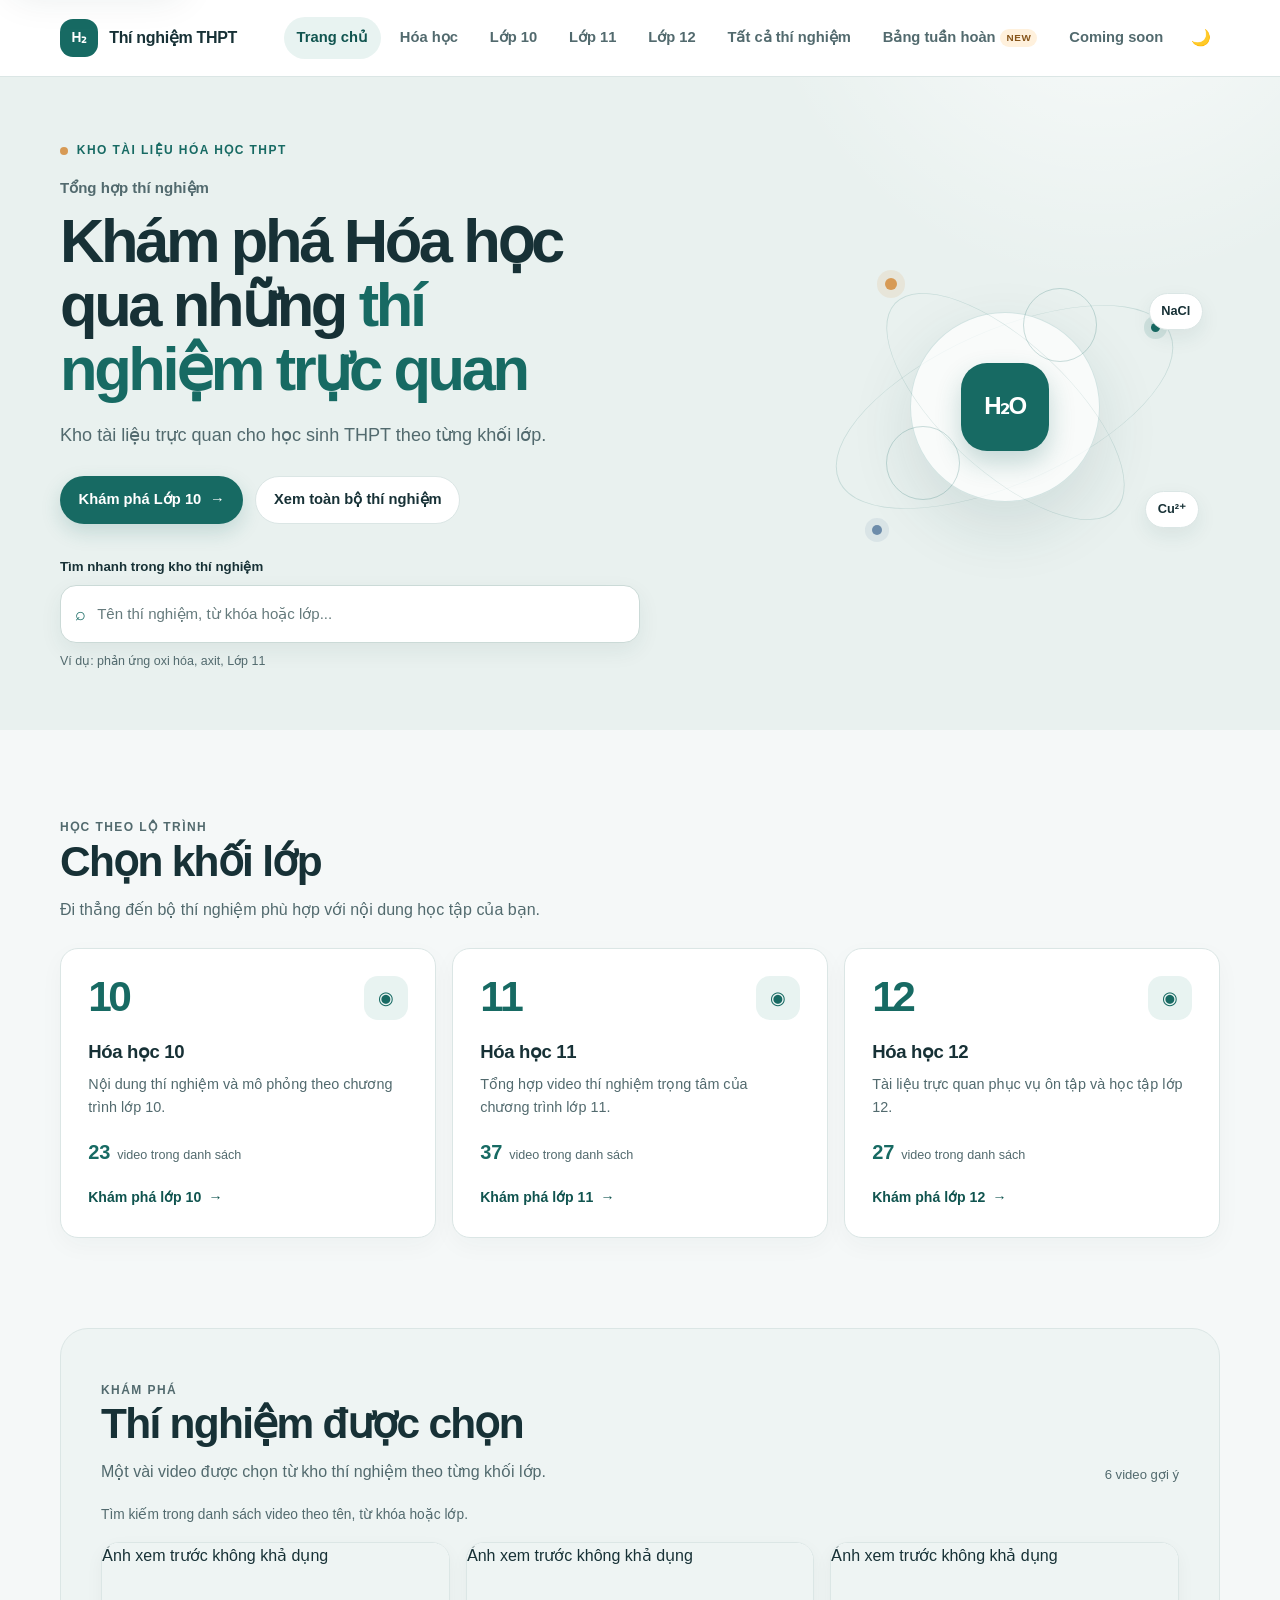
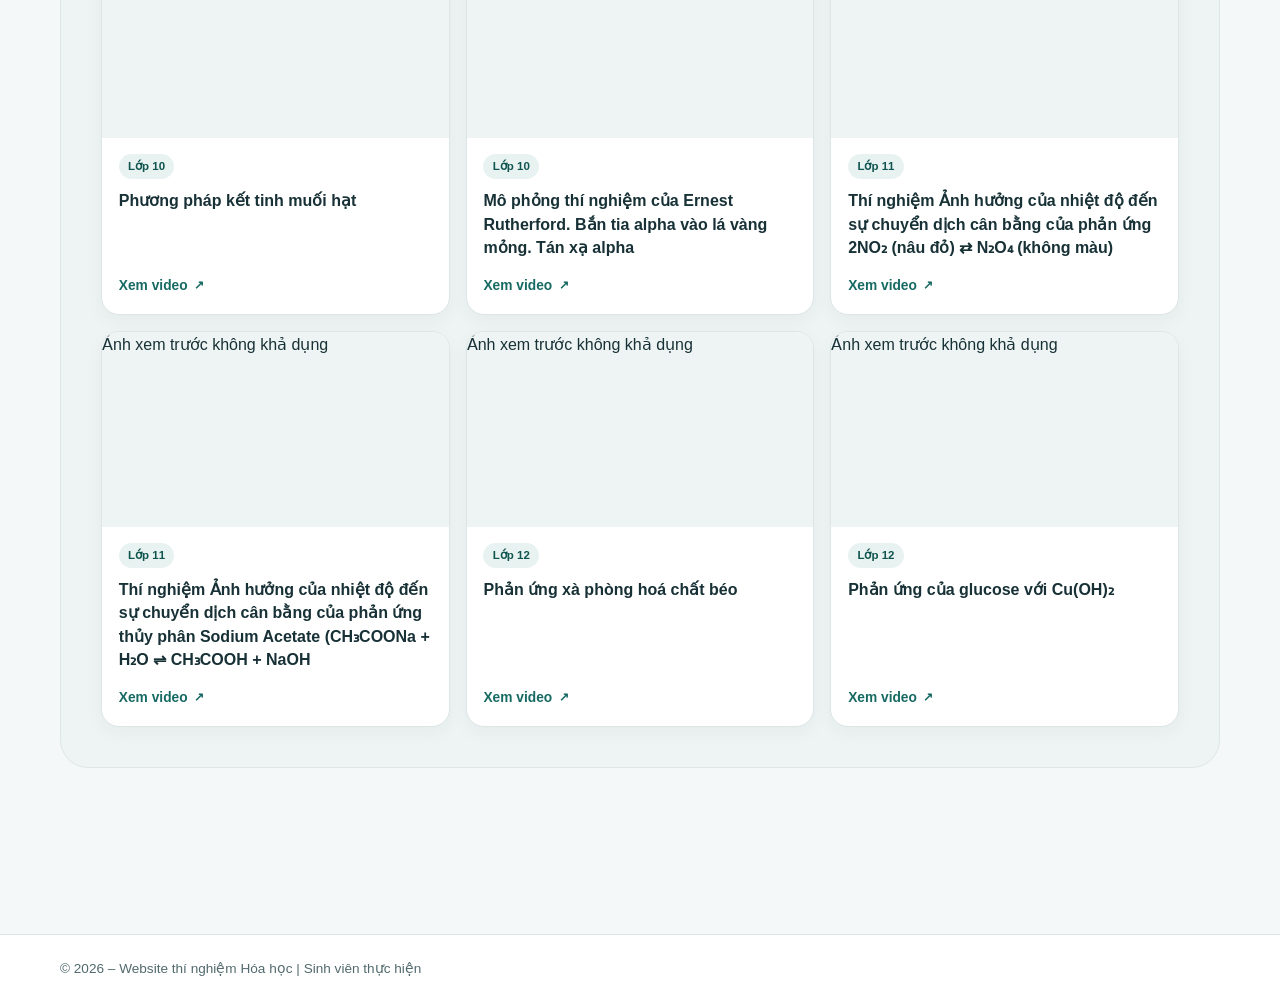
<file: index.html>
<!DOCTYPE html>
<html lang="vi">
<head>
  <meta charset="UTF-8">
  <meta name="viewport" content="width=device-width, initial-scale=1">
  <meta name="description" content="Kho tài liệu trực quan tổng hợp thí nghiệm Hóa học dành cho học sinh THPT theo từng khối lớp.">
  <meta name="theme-color" content="#f5f8f8">
  <title>Tổng hợp thí nghiệm | Thí nghiệm THPT</title>
  <style>
:root {
  color-scheme: light;
  --color-primary: #176a63;
  --color-primary-strong: #10544f;
  --color-primary-action: #176a63;
  --color-primary-action-hover: #10544f;
  --color-focus-ring: #10544f;
  --color-primary-soft: #e8f3f1;
  --color-accent: #d79a55;
  --color-bg: #f5f8f8;
  --color-surface: #ffffff;
  --color-surface-muted: #eef4f3;
  --color-text: #173136;
  --color-muted: #526a6e;
  --color-border: #dbe6e5;
  --color-shadow: 0 14px 38px rgba(20, 54, 56, .09);
  --radius-sm: 12px;
  --radius-md: 18px;
  --radius-lg: 28px;
  --content-width: 1160px;
  --page-gutter: clamp(1.1rem, 4vw, 2.4rem);
  --motion-fast: 160ms ease;
  --motion-base: 240ms ease;
}

* { box-sizing: border-box; }
html { scroll-behavior: smooth; }
body {
  margin: 0;
  background: var(--color-bg);
  color: var(--color-text);
  font-family: Inter, "Segoe UI", Arial, sans-serif;
  line-height: 1.6;
}
body.dark {
  color-scheme: dark;
  --color-bg: #101a1d;
  --color-surface: #182629;
  --color-surface-muted: #203235;
  --color-text: #e5efed;
  --color-muted: #a4b8b5;
  --color-border: #34494a;
  --color-primary-soft: #203d3a;
  --color-primary: #76c9bd;
  --color-primary-strong: #9addd3;
  --color-primary-action: #176a63;
  --color-primary-action-hover: #10544f;
  --color-focus-ring: #e4a653;
  --color-shadow: 0 16px 42px rgba(0, 0, 0, .25);
}
a { color: inherit; text-decoration: none; }
button, input { font: inherit; }
button, a, input { -webkit-tap-highlight-color: transparent; }
button { color: inherit; }
.site-container { width: min(var(--content-width), calc(100% - 2 * var(--page-gutter))); margin-inline: auto; }
.sr-only {
  position: absolute; width: 1px; height: 1px; padding: 0; margin: -1px;
  overflow: hidden; clip: rect(0, 0, 0, 0); white-space: nowrap; border: 0;
}
.skip-link {
  position: fixed; z-index: 1000; top: .75rem; left: .75rem;
  padding: .7rem 1rem; border-radius: var(--radius-sm);
  background: var(--color-surface); color: var(--color-text);
  transform: translateY(-160%); box-shadow: var(--color-shadow);
}
.skip-link:focus { transform: translateY(0); }
:focus-visible { outline: 3px solid var(--color-focus-ring); outline-offset: 3px; }

/* Navigation */
.ui-site-header {
  position: sticky; top: 0; z-index: 50;
  background: color-mix(in srgb, var(--color-surface) 94%, transparent);
  border-bottom: 1px solid var(--color-border);
  backdrop-filter: blur(14px);
}
.ui-navbar {
  width: min(var(--content-width), calc(100% - 2 * var(--page-gutter)));
  min-height: 76px; margin-inline: auto; display: flex; align-items: center; gap: 1rem;
}
.brand {
  display: inline-flex; align-items: center; gap: .7rem; flex: 0 0 auto;
  color: var(--color-text); font-size: 1rem; font-weight: 760; letter-spacing: -.02em;
}
.brand-mark {
  width: 38px; height: 38px; display: grid; place-items: center;
  border-radius: 13px; background: var(--color-primary-action); color: #fff;
  font-size: .86rem; font-weight: 800; letter-spacing: -.04em;
}
.ui-navbar-links { display: flex; align-items: center; gap: .35rem; margin-left: auto; }
.ui-navbar .nav-main {
  display: inline-flex; align-items: center; gap: .3rem;
  min-height: 42px; padding: .55rem .82rem; border-radius: 999px;
  color: var(--color-muted); font-size: .92rem; font-weight: 650;
  transition: color var(--motion-fast), background var(--motion-fast);
}
.ui-navbar .nav-main:hover,
.ui-navbar .nav-main:focus-visible,
.ui-navbar .nav-main.active-page {
  color: var(--color-primary-strong); background: var(--color-primary-soft);
}
.ui-navbar .nav-main.active-page { font-weight: 750; }
.ui-navbar-item { position: relative; display: inline-flex; align-items: center; }
.ui-navbar .nav-arrow, .ui-navbar .theme-btn {
  width: 38px; height: 38px; display: grid; place-items: center;
  border: 1px solid transparent; border-radius: 50%;
  background: transparent; cursor: pointer; transition: background var(--motion-fast), border-color var(--motion-fast);
}
.ui-navbar .nav-arrow:hover, .ui-navbar .theme-btn:hover {
  background: var(--color-primary-soft); border-color: var(--color-border);
}
.ui-navbar .nav-dropdown {
  position: absolute; top: calc(100% + .55rem); left: 0; z-index: 60;
  min-width: 190px; padding: .45rem; border: 1px solid var(--color-border);
  border-radius: var(--radius-md); background: var(--color-surface); box-shadow: var(--color-shadow);
}
.ui-navbar .nav-dropdown[hidden] { display: none !important; }
.ui-navbar .nav-dropdown a {
  display: block; padding: .62rem .75rem; border-radius: 10px;
  color: var(--color-text); font-weight: 600;
}
.ui-navbar .nav-dropdown a:hover, .ui-navbar .nav-dropdown a:focus-visible {
  background: var(--color-primary-soft); color: var(--color-primary-strong);
}
.ui-new-label {
  padding: .08rem .38rem; border-radius: 999px; background: #fff1dd;
  color: #87551b; font-size: .62rem; font-weight: 800; letter-spacing: .06em;
}
.site-menu-toggle {
  display: none; width: 42px; height: 42px; margin-left: auto;
  border: 1px solid var(--color-border); border-radius: 12px;
  background: var(--color-surface); cursor: pointer;
}
.site-menu-toggle span[aria-hidden] { font-size: 1.2rem; line-height: 1; }

/* Hero */
.hero {
  position: relative; isolation: isolate; overflow: hidden;
  padding: clamp(2.7rem, 5vw, 4.7rem) 0 clamp(2.6rem, 4.5vw, 4rem);
  background: #e9f1ef;
}
body.dark .hero { background: #172629; }
body.dark .hero::before { background: radial-gradient(circle, rgba(255,255,255,.08), rgba(255,255,255,0) 68%); }
.hero::before {
  content: ""; position: absolute; z-index: -1; width: 46rem; height: 46rem;
  top: -32rem; right: -12rem; border-radius: 50%;
  background: radial-gradient(circle, rgba(255,255,255,.76), rgba(255,255,255,0) 68%);
}
.hero-layout { display: grid; grid-template-columns: minmax(0, 1.18fr) minmax(280px, .82fr); gap: clamp(1.8rem, 4.5vw, 4.25rem); align-items: center; }
.hero-copy { max-width: 680px; }
.hero-kicker, .section-kicker {
  display: flex; align-items: center; gap: .55rem; margin: 0 0 1rem;
  color: var(--color-primary); font-size: .75rem; font-weight: 800;
  letter-spacing: .12em; text-transform: uppercase;
}
.hero-kicker::before {
  content: ""; width: 8px; height: 8px; border-radius: 50%; background: var(--color-accent);
}
.site-name { margin: 0 0 .55rem; color: var(--color-muted); font-size: .94rem; font-weight: 700; }
.hero h1 {
  max-width: 15ch; margin: 0; color: var(--color-text);
  font-size: clamp(2.35rem, 4.8vw, 4rem); font-weight: 760;
  letter-spacing: -.055em; line-height: 1.04;
}
.hero h1 span { color: var(--color-primary); }
.hero-description { max-width: 57ch; margin: 1.25rem 0 0; color: var(--color-muted); font-size: clamp(1rem, 1.45vw, 1.13rem); }
.hero-actions { display: flex; flex-wrap: wrap; gap: .75rem; margin-top: 1.65rem; }
.button {
  min-height: 48px; display: inline-flex; align-items: center; justify-content: center;
  gap: .55rem; padding: .7rem 1.1rem; border: 1px solid transparent;
  border-radius: 999px; font-size: .92rem; font-weight: 720;
  transition: transform var(--motion-fast), background var(--motion-fast), box-shadow var(--motion-fast);
}
.button:hover { transform: translateY(-2px); }
.button-primary { background: var(--color-primary-action); color: #fff; box-shadow: 0 8px 20px rgba(23,106,99,.18); }
.button-primary:hover { background: var(--color-primary-action-hover); }
.button-secondary { background: var(--color-surface); color: var(--color-text); border-color: var(--color-border); }
.button-secondary:hover { background: var(--color-primary-soft); }
.hero-search { max-width: 580px; margin-top: 2rem; }
.search-label { display: block; margin-bottom: .5rem; color: var(--color-text); font-size: .83rem; font-weight: 700; }
.search-control {
  display: flex; align-items: center; gap: .55rem; min-height: 58px;
  padding: .35rem .45rem .35rem .9rem; border: 1px solid #cbdad7;
  border-radius: 16px; background: var(--color-surface);
  box-shadow: 0 8px 22px rgba(24,64,65,.07);
  transition: border-color var(--motion-fast), box-shadow var(--motion-fast);
}
body.dark .search-control { border-color: #496061; }
.search-control:focus-within { border-color: var(--color-primary); box-shadow: 0 0 0 4px rgba(23,106,99,.12); }
.search-icon { flex: 0 0 auto; color: var(--color-primary); font-size: 1.1rem; }
.search-control input {
  width: 100%; min-width: 0; min-height: 44px; border: 0; outline: 0;
  background: transparent; color: var(--color-text); font-size: .94rem;
}
.search-control input::placeholder { color: #657a7c; opacity: 1; }
body.dark .search-control input::placeholder { color: #a4b8b5; }
.search-control input:disabled { cursor: wait; }
.search-clear {
  flex: 0 0 auto; min-width: 42px; min-height: 42px; border: 0;
  border-radius: 12px; background: var(--color-surface-muted);
  color: var(--color-muted); cursor: pointer; font-size: .84rem; font-weight: 700;
}
.search-clear[hidden] { display: none; }
.search-hint { margin: .55rem 0 0; color: var(--color-muted); font-size: .78rem; }

/* Decorative chemistry illustration, built locally with CSS */
.chemistry-art {
  position: relative; width: min(100%, 430px); aspect-ratio: 1 / .88;
  justify-self: end; display: grid; place-items: center;
}
.chemistry-art::before, .chemistry-art::after {
  content: ""; position: absolute; border: 1px solid rgba(23,106,99,.16); border-radius: 50%;
}
.chemistry-art::before { width: 84%; height: 84%; transform: rotate(-24deg) scaleY(.48); }
.chemistry-art::after { width: 70%; height: 70%; transform: rotate(43deg) scaleY(.48); }
.chemistry-orbit {
  position: absolute; width: 12px; height: 12px; border-radius: 50%;
  background: var(--color-accent); box-shadow: 0 0 0 8px rgba(215,154,85,.14);
}
.orbit-one { top: 16%; left: 22%; }
.orbit-two { top: 28%; right: 14%; width: 9px; height: 9px; background: var(--color-primary); box-shadow: 0 0 0 7px rgba(23,106,99,.12); }
.orbit-three { bottom: 16%; left: 19%; width: 10px; height: 10px; background: #6d8caa; box-shadow: 0 0 0 7px rgba(109,140,170,.13); }
.molecule {
  position: relative; width: 190px; aspect-ratio: 1; display: grid; place-items: center;
  border: 1px solid rgba(23,106,99,.17); border-radius: 50%;
  background: rgba(255,255,255,.7); box-shadow: 0 24px 64px rgba(25,74,72,.12);
}
body.dark .molecule { background: rgba(24,38,41,.82); }
.molecule::before, .molecule::after {
  content: ""; position: absolute; width: 72px; height: 72px; border-radius: 50%;
  border: 1px solid rgba(23,106,99,.22);
}
.molecule::before { top: -25px; right: 2px; }
.molecule::after { bottom: 1px; left: -25px; }
.molecule-core {
  width: 88px; height: 88px; display: grid; place-items: center;
  border-radius: 26px; background: var(--color-primary-action); color: #fff;
  font-size: 1.5rem; font-weight: 800; letter-spacing: -.06em;
  box-shadow: 0 12px 26px rgba(23,106,99,.24);
}
.molecule-note {
  position: absolute; z-index: 1; padding: .45rem .72rem;
  border: 1px solid var(--color-border); border-radius: 999px;
  background: var(--color-surface); color: var(--color-text);
  box-shadow: 0 8px 20px rgba(25,74,72,.08); font-size: .8rem; font-weight: 750;
}
.note-one { top: 20%; right: 4%; }
.note-two { bottom: 18%; right: 5%; }

/* Main sections */
main { padding: clamp(3rem, 6vw, 5.3rem) 0; }
.section { margin-bottom: clamp(3.6rem, 7vw, 6rem); }
.section-heading { max-width: 700px; margin-bottom: 1.55rem; }
.section-kicker { margin-bottom: .55rem; }
.section-heading h2 { margin: 0; color: var(--color-text); font-size: clamp(1.8rem, 3.4vw, 2.65rem); line-height: 1.12; letter-spacing: -.04em; }
.section-heading p { max-width: 62ch; margin: .75rem 0 0; color: var(--color-muted); }
.grade-grid { display: grid; grid-template-columns: repeat(3, minmax(0, 1fr)); gap: 1rem; }
.grade-card {
  position: relative; min-width: 0; padding: clamp(1.2rem, 2.2vw, 1.7rem);
  border: 1px solid var(--color-border); border-radius: var(--radius-md);
  background: var(--color-surface); box-shadow: 0 8px 24px rgba(23,49,54,.035);
  transition: transform var(--motion-base), box-shadow var(--motion-base), border-color var(--motion-base);
}
.grade-card:hover, .grade-card:focus-within { transform: translateY(-4px); border-color: rgba(23,106,99,.35); box-shadow: var(--color-shadow); }
.grade-card-top { display: flex; justify-content: space-between; align-items: center; }
.grade-number { color: var(--color-primary); font-size: 2.65rem; font-weight: 800; letter-spacing: -.08em; line-height: 1; }
.grade-symbol {
  width: 44px; height: 44px; display: grid; place-items: center;
  border-radius: 14px; background: var(--color-primary-soft); color: var(--color-primary);
  font-size: 1.15rem;
}
.grade-card h3 { margin: 1.1rem 0 .35rem; font-size: 1.16rem; letter-spacing: -.02em; }
.grade-card > p { min-height: 3.2em; margin: 0; color: var(--color-muted); font-size: .9rem; }
.grade-count-line { display: flex; align-items: baseline; gap: .42rem; margin: 1.1rem 0 1rem; }
.grade-count { color: var(--color-primary); font-size: 1.25rem; font-weight: 800; }
.grade-count-label { color: var(--color-muted); font-size: .79rem; }
.grade-link { display: inline-flex; align-items: center; gap: .45rem; color: var(--color-primary-strong); font-size: .88rem; font-weight: 750; }
.grade-link span { transition: transform var(--motion-fast); }
.grade-link:hover span { transform: translateX(4px); }

.discovery-section { padding: clamp(1.5rem, 4vw, 2.5rem); border: 1px solid var(--color-border); border-radius: var(--radius-lg); background: var(--color-surface-muted); }
.discovery-heading { display: flex; justify-content: space-between; align-items: end; gap: 1rem; margin-bottom: 1.2rem; }
.discovery-heading .section-heading { margin-bottom: 0; }
.discovery-count { flex: 0 0 auto; color: var(--color-muted); font-size: .82rem; }
.experiment-grid { display: grid; grid-template-columns: repeat(3, minmax(0, 1fr)); gap: 1rem; }
.ui-experiment-card {
  min-width: 0; display: flex; flex-direction: column; overflow: hidden;
  border: 1px solid var(--color-border); border-radius: var(--radius-md);
  background: var(--color-surface); box-shadow: 0 6px 18px rgba(23,49,54,.045);
  transition: transform var(--motion-base), box-shadow var(--motion-base), border-color var(--motion-base);
}
.ui-experiment-card:hover, .ui-experiment-card:focus-within {
  transform: translateY(-3px); border-color: rgba(23,106,99,.32); box-shadow: var(--color-shadow);
}
.ui-experiment-card-media { display: block; overflow: hidden; aspect-ratio: 16 / 9; background: var(--color-surface-muted); }
.ui-experiment-card-media img { display: block; width: 100%; height: 100%; aspect-ratio: 16 / 9; object-fit: cover; }
.ui-experiment-card-content { display: flex; flex: 1; flex-direction: column; align-items: flex-start; padding: 1rem 1.05rem 1.05rem; }
.ui-experiment-card-badge {
  display: inline-flex; align-items: center; min-height: 25px; padding: .18rem .58rem;
  border-radius: 999px; background: var(--color-primary-soft); color: var(--color-primary-strong);
  font-size: .72rem; font-weight: 780;
}
.ui-experiment-card-title { margin: .65rem 0 1rem; color: var(--color-text); font-size: 1rem; line-height: 1.45; overflow-wrap: anywhere; }
.ui-experiment-card-action {
  display: inline-flex; align-items: center; gap: .4rem; margin-top: auto;
  color: var(--color-primary); font-size: .86rem; font-weight: 760;
}
.ui-experiment-card-action::after { content: "↗"; font-size: .9em; }
.ui-experiment-card-action:hover { color: var(--color-primary-strong); }
.search-status { min-height: 1.4em; margin: 0 0 1rem; color: var(--color-muted); font-size: .86rem; }
.ui-state { margin: 0; padding: 1rem; border: 1px solid var(--color-border); border-radius: var(--radius-sm); color: var(--color-muted); background: var(--color-surface); }
.ui-state-error { color: #a63232; }
body.dark .ui-state-error { color: #ffabab; }

.site-footer { padding: 1.4rem var(--page-gutter) 1.8rem; border-top: 1px solid var(--color-border); background: var(--color-surface); }
.site-footer .ui-site-footer { width: min(var(--content-width), 100%); margin-inline: auto; color: var(--color-muted); font-size: .85rem; }

/* Tablet */
@media (max-width: 980px) {
  .hero-layout { grid-template-columns: minmax(0, 1.05fr) minmax(250px, .8fr); gap: 2rem; }
  .molecule { width: 160px; }
  .experiment-grid { grid-template-columns: repeat(2, minmax(0, 1fr)); }
}
/* Mobile navigation and tablet layout */
@media (max-width: 1100px) {
  .ui-navbar { min-height: 68px; flex-wrap: wrap; padding-block: .65rem; }
  .site-menu-toggle { display: grid; place-items: center; }
  .ui-navbar-links { display: none; width: 100%; margin: 0; align-items: stretch; flex-direction: column; gap: .25rem; padding: .6rem 0 .2rem; }
  .ui-navbar[data-mobile-open="true"] .ui-navbar-links { display: flex; }
  .ui-navbar-links > .nav-main { width: 100%; justify-content: flex-start; }
}
@media (max-width: 760px) {
  .hero-layout { grid-template-columns: 1fr; }
  .hero-copy { max-width: 720px; }
  .chemistry-art { width: min(100%, 380px); justify-self: center; margin-top: .25rem; }
  .grade-grid { grid-template-columns: repeat(2, minmax(0, 1fr)); }
}
@media (max-width: 560px) {
  :root { --page-gutter: 1rem; }
  .hero { padding-block: 2.4rem 2.5rem; }
  .hero h1 { max-width: 15ch; font-size: clamp(2.05rem, 9.4vw, 2.9rem); }
  .hero-actions { display: grid; grid-template-columns: 1fr; }
  .hero-actions .button { width: 100%; }
  .search-control { min-height: 54px; }
  main { padding-top: 2.7rem; }
  .grade-grid, .experiment-grid { grid-template-columns: 1fr; }
  .grade-card > p { min-height: 0; }
  .discovery-heading { align-items: flex-start; flex-direction: column; gap: .3rem; }
  .discovery-section { padding: 1.1rem; border-radius: 22px; }
  .chemistry-art { width: min(100%, 200px); aspect-ratio: 1.2 / 1; margin-top: 0; }
  .molecule { width: 112px; }
  .molecule-core { width: 64px; height: 64px; }
}
@media (prefers-reduced-motion: reduce) {
  *, *::before, *::after { scroll-behavior: auto !important; animation-duration: .01ms !important; animation-iteration-count: 1 !important; transition-duration: .01ms !important; }
  .button:hover, .grade-card:hover, .ui-experiment-card:hover, .ui-experiment-card:focus-within { transform: none; }
}

  </style>
</head>
<body>
  <a class="skip-link" href="#main-content">Bỏ qua điều hướng</a>
  <div id="navbarRoot"></div>

  <header class="hero">
    <div class="site-container hero-layout">
      <div class="hero-copy">
        <p class="hero-kicker">Kho tài liệu Hóa học THPT</p>
        <p class="site-name">Tổng hợp thí nghiệm</p>
        <h1>Khám phá Hóa học qua những <span>thí nghiệm trực quan</span></h1>
        <p class="hero-description">Kho tài liệu trực quan cho học sinh THPT theo từng khối lớp.</p>
        <div class="hero-actions">
          <a class="button button-primary" href="lop10.html">Khám phá Lớp 10 <span aria-hidden="true">→</span></a>
          <a class="button button-secondary" href="toanbo.html">Xem toàn bộ thí nghiệm</a>
        </div>

        <form class="hero-search" id="searchForm" role="search">
          <label class="search-label" for="searchInput">Tìm nhanh trong kho thí nghiệm</label>
          <div class="search-control">
            <span class="search-icon" aria-hidden="true">⌕</span>
            <input type="text" id="searchInput" placeholder="Tên thí nghiệm, từ khóa hoặc lớp..." autocomplete="off" disabled aria-busy="true">
            <button class="search-clear" id="searchClear" type="button" aria-label="Xóa từ khóa" hidden>Xóa</button>
          </div>
          <p class="search-hint">Ví dụ: phản ứng oxi hóa, axit, Lớp 11</p>
        </form>
      </div>

      <div class="chemistry-art" aria-hidden="true">
        <span class="chemistry-orbit orbit-one"></span>
        <span class="chemistry-orbit orbit-two"></span>
        <span class="chemistry-orbit orbit-three"></span>
        <div class="molecule"><span class="molecule-core">H₂O</span></div>
        <span class="molecule-note note-one">NaCl</span>
        <span class="molecule-note note-two">Cu²⁺</span>
      </div>
    </div>
  </header>

  <main class="site-container" id="main-content">
    <section class="section" id="grades" aria-labelledby="gradesTitle">
      <div class="section-heading">
        <p class="section-kicker">Học theo lộ trình</p>
        <h2 id="gradesTitle">Chọn khối lớp</h2>
        <p>Đi thẳng đến bộ thí nghiệm phù hợp với nội dung học tập của bạn.</p>
      </div>
      <div class="grade-grid">
        <article class="grade-card">
          <div class="grade-card-top"><span class="grade-number">10</span><span class="grade-symbol" aria-hidden="true">◉</span></div>
          <h3>Hóa học 10</h3>
          <p>Nội dung thí nghiệm và mô phỏng theo chương trình lớp 10.</p>
          <div class="grade-count-line"><span class="grade-count" data-grade-count="10">—</span><span class="grade-count-label">video trong danh sách</span></div>
          <a class="grade-link" href="lop10.html">Khám phá lớp 10 <span aria-hidden="true">→</span></a>
        </article>
        <article class="grade-card">
          <div class="grade-card-top"><span class="grade-number">11</span><span class="grade-symbol" aria-hidden="true">◉</span></div>
          <h3>Hóa học 11</h3>
          <p>Tổng hợp video thí nghiệm trọng tâm của chương trình lớp 11.</p>
          <div class="grade-count-line"><span class="grade-count" data-grade-count="11">—</span><span class="grade-count-label">video trong danh sách</span></div>
          <a class="grade-link" href="lop11.html">Khám phá lớp 11 <span aria-hidden="true">→</span></a>
        </article>
        <article class="grade-card">
          <div class="grade-card-top"><span class="grade-number">12</span><span class="grade-symbol" aria-hidden="true">◉</span></div>
          <h3>Hóa học 12</h3>
          <p>Tài liệu trực quan phục vụ ôn tập và học tập lớp 12.</p>
          <div class="grade-count-line"><span class="grade-count" data-grade-count="12">—</span><span class="grade-count-label">video trong danh sách</span></div>
          <a class="grade-link" href="lop12.html">Khám phá lớp 12 <span aria-hidden="true">→</span></a>
        </article>
      </div>
    </section>

    <section class="section discovery-section" id="discovery" aria-labelledby="discoveryTitle">
      <div class="discovery-heading">
        <div class="section-heading">
          <p class="section-kicker">Khám phá</p>
          <h2 id="discoveryTitle">Thí nghiệm được chọn</h2>
          <p id="discoveryDescription">Một vài video được chọn từ kho thí nghiệm theo từng khối lớp.</p>
        </div>
        <span class="discovery-count" id="discoveryCount">Đang tải…</span>
      </div>
      <p class="search-status" id="searchStatus" role="status" aria-live="polite">Đang tải danh sách thí nghiệm…</p>
      <div class="experiment-grid" id="experimentGrid" aria-busy="true">
        <p class="ui-state ui-state-loading" role="status">Đang tải danh sách thí nghiệm…</p>
      </div>
    </section>
  </main>

  <div class="site-footer" id="footerRoot"></div>

  <script type="module">
import {
  createNavbar,
  createExperimentCard,
  renderLoading,
  renderEmpty,
  renderError,
  createFooter
} from "./components/ui.js";
import * as repository from "./experiment-repository.js";

const navbarRoot = document.getElementById("navbarRoot");
const navbar = createNavbar({
  currentPage: "index.html",
  brandText: "Thí nghiệm THPT",
  brandHref: "index.html",
  comingSoon: true,
  periodicTable: true,
  themeToggle: true,
  onThemeToggle: () => document.body.classList.toggle("dark")
});
const nav = navbar.querySelector("nav");
const brand = navbar.querySelector(".brand");

brand.textContent = "";
const brandMark = document.createElement("span");
brandMark.className = "brand-mark";
brandMark.setAttribute("aria-hidden", "true");
brandMark.textContent = "H₂";
const brandName = document.createElement("span");
brandName.textContent = "Thí nghiệm THPT";
brand.append(brandMark, brandName);

nav.classList.add("site-nav");
navbarRoot.append(navbar);

const themeButton = navbar.querySelector(".theme-btn");
if (themeButton) {
  themeButton.setAttribute("aria-pressed", "false");
  themeButton.addEventListener("click", () => {
    themeButton.setAttribute("aria-pressed", String(document.body.classList.contains("dark")));
  });
}

const gradeCountNodes = new Map(
  [...document.querySelectorAll("[data-grade-count]")].map((node) => [Number(node.dataset.gradeCount), node])
);
const experimentGrid = document.getElementById("experimentGrid");
const searchInput = document.getElementById("searchInput");
const searchClear = document.getElementById("searchClear");
const searchStatus = document.getElementById("searchStatus");
const discoveryTitle = document.getElementById("discoveryTitle");
const discoveryDescription = document.getElementById("discoveryDescription");
const discoveryCount = document.getElementById("discoveryCount");
const searchForm = document.getElementById("searchForm");
const discoverySection = document.getElementById("discovery");

let allExperiments = [];
let featuredExperiments = [];

function renderExperiments(items) {
  const fragment = document.createDocumentFragment();
  for (const item of items) {
    const card = createExperimentCard(item);
    const image = card.querySelector("img");
    if (image) {
      image.width = 640;
      image.height = 360;
    }
    fragment.append(card);
  }
  experimentGrid.replaceChildren(fragment);
  experimentGrid.setAttribute("aria-busy", "false");
}

function removeVietnameseTones(value) {
  return String(value || "")
    .normalize("NFD")
    .replace(/[\u0300-\u036f]/g, "")
    .replace(/đ/g, "d")
    .replace(/Đ/g, "D")
    .toLowerCase();
}

function updateDiscovery(items, query = "") {
  const cleanQuery = query.trim();
  if (!cleanQuery) {
    discoveryTitle.textContent = "Thí nghiệm được chọn";
    discoveryDescription.textContent = "Một vài video được chọn từ kho thí nghiệm theo từng khối lớp.";
    discoveryCount.textContent = `${items.length} video gợi ý`;
    searchStatus.textContent = "Tìm kiếm trong danh sách video theo tên, từ khóa hoặc lớp.";
    renderExperiments(items);
    return;
  }

  discoveryTitle.textContent = "Kết quả tìm kiếm";
  discoveryDescription.textContent = "Các thí nghiệm phù hợp với từ khóa bạn nhập.";
  discoveryCount.textContent = `${items.length} kết quả`;
  searchStatus.textContent = items.length
    ? `Tìm thấy ${items.length} thí nghiệm. Hiển thị tối đa 12 kết quả.`
    : "Không tìm thấy nội dung phù hợp. Hãy thử từ khóa khác.";

  if (items.length) renderExperiments(items.slice(0, 12));
  else {
    renderEmpty(experimentGrid, "Không tìm thấy nội dung phù hợp. Hãy thử từ khóa khác.");
    experimentGrid.setAttribute("aria-busy", "false");
  }
}

function runSearch() {
  const query = removeVietnameseTones(searchInput.value.trim());
  searchClear.hidden = !searchInput.value.trim();
  if (!query) {
    updateDiscovery(featuredExperiments);
    return;
  }

  const matches = allExperiments.filter((item) => {
    const searchable = removeVietnameseTones(
      `${item.title} ${item.keywords.join(" ")} ${item.badge} Hóa học lớp ${item.grade} ${item.grade}`
    );
    return searchable.includes(query);
  });
  updateDiscovery(matches, searchInput.value);
}

function saveSearch(value) {
  if (!value.trim()) return;
  try {
    const stored = JSON.parse(localStorage.getItem("searchHistory") || "[]");
    const history = Array.isArray(stored) ? stored : [];
    history.unshift(value);
    localStorage.setItem("searchHistory", JSON.stringify(history.slice(0, 5)));
  } catch {
    // Search remains available when browser storage is disabled.
  }
}

searchInput.addEventListener("input", () => {
  searchClear.hidden = !searchInput.value.trim();
  saveSearch(searchInput.value);
  runSearch();
});
searchClear.addEventListener("click", () => {
  searchInput.value = "";
  runSearch();
  searchInput.focus();
});
searchForm.addEventListener("submit", (event) => {
  event.preventDefault();
  runSearch();
  discoverySection.scrollIntoView({ behavior: window.matchMedia("(prefers-reduced-motion: reduce)").matches ? "auto" : "smooth", block: "start" });
});

renderLoading(experimentGrid, "Đang tải danh sách thí nghiệm…");
experimentGrid.setAttribute("aria-busy", "true");

try {
  await repository.load();
  const [experiments, grade10, grade11, grade12] = await Promise.all([
    repository.getAll(),
    repository.getPageOccurrences("lop10"),
    repository.getPageOccurrences("lop11"),
    repository.getPageOccurrences("lop12")
  ]);

  allExperiments = experiments.map((experiment) => ({
    ...experiment,
    ytLink: repository.buildYouTubeUrl(experiment.youtubeId),
    thumbnail: repository.buildThumbnailUrl(experiment.youtubeId),
    badge: repository.getGradeBadge(experiment.grade)
  }));

  for (const [grade, occurrences] of [[10, grade10], [11, grade11], [12, grade12]]) {
    const countNode = gradeCountNodes.get(grade);
    if (countNode) countNode.textContent = String(occurrences.length);
  }

  featuredExperiments = [...grade10.slice(0, 2), ...grade11.slice(0, 2), ...grade12.slice(0, 2)];
  searchInput.disabled = false;
  searchInput.removeAttribute("aria-busy");
  updateDiscovery(featuredExperiments);
} catch (error) {
  for (const countNode of gradeCountNodes.values()) countNode.textContent = "—";
  renderError(experimentGrid, "Không thể tải danh sách thí nghiệm. Vui lòng tải lại trang.");
  experimentGrid.setAttribute("aria-busy", "false");
  searchStatus.textContent = "Không thể tải dữ liệu để tìm kiếm.";
  console.error("Homepage experiment data failed to load.", error);
}

document.getElementById("footerRoot").append(createFooter());

  </script>
    <!-- Optional development diagnostic: add ?repository-check=1 to exercise the new repository. -->
    <script type="module">
        const repositoryCheckEnabled =
            new URLSearchParams(window.location.search).get("repository-check") === "1";

        document.documentElement.dataset.experimentRepositoryStatus =
            repositoryCheckEnabled ? "loading" : "idle";

        if (repositoryCheckEnabled) {
            const statusNode = document.createElement("p");
            statusNode.id = "experimentRepositoryStatus";
            statusNode.className = "sr-only";
            statusNode.setAttribute("role", "status");
            statusNode.textContent = "Đang kiểm tra Repository…";
            document.body.append(statusNode);

            const assertCheck = (condition, label) => {
                if (!condition) throw new Error(`Repository integration check failed: ${label}`);
            };

            const positionsFor = (items, youtubeId) =>
                items.flatMap((item, index) =>
                    item.experiment.youtubeId === youtubeId ? [index + 1] : []
                );

            try {
                const repository = await import("./experiment-repository.js");
                const data = await repository.load();

                const [
                    all,
                    grade10,
                    grade11,
                    grade12,
                    lop10,
                    lop11,
                    lop12,
                    toanbo
                ] = await Promise.all([
                    repository.getAll(),
                    repository.getByGrade(10),
                    repository.getByGrade(11),
                    repository.getByGrade(12),
                    repository.getPageOccurrences("lop10"),
                    repository.getPageOccurrences("lop11"),
                    repository.getPageOccurrences("lop12"),
                    repository.getPageOccurrences("toanbo")
                ]);

                assertCheck(data.videos.length === 81, "81 video assets");
                assertCheck(all.length === 83, "83 experiments");
                assertCheck(grade10.length === 23, "grade 10 experiment records");
                assertCheck(grade11.length === 33, "grade 11 experiment records");
                assertCheck(grade12.length === 27, "grade 12 experiment records");
                assertCheck(lop10.length === 23, "lop10 page occurrences");
                assertCheck(lop11.length === 37, "lop11 page occurrences");
                assertCheck(lop12.length === 27, "lop12 page occurrences");
                assertCheck(toanbo.length === 87, "toanbo page occurrences");

                for (const item of [lop10, lop11, lop12, toanbo].flat()) {
                    assertCheck(
                        item.ytLink === `https://www.youtube.com/watch?v=${item.video.youtubeId}`,
                        `YouTube URL for ${item.video.youtubeId}`
                    );
                    assertCheck(
                        item.thumbnail === `https://img.youtube.com/vi/${item.video.youtubeId}/hqdefault.jpg`,
                        `thumbnail URL for ${item.video.youtubeId}`
                    );
                    assertCheck(
                        item.badge === `Lớp ${item.experiment.grade}`,
                        `grade badge for ${item.experiment.id}`
                    );
                    assertCheck(typeof item.title === "string" && item.title.length > 0, "resolved title");
                }

                assertCheck(
                    JSON.stringify(positionsFor(lop10, "cRMZ0HH6R0Q")) === JSON.stringify([8]),
                    "cRMZ0HH6R0Q at lop10 #8"
                );
                assertCheck(
                    JSON.stringify(positionsFor(lop11, "cRMZ0HH6R0Q")) === JSON.stringify([4]),
                    "cRMZ0HH6R0Q at lop11 #4"
                );
                assertCheck(
                    lop10[0].video.youtubeId === "Wuo8SachZYE" &&
                    lop10[0].experiment.grade === 10 &&
                    lop11[15].video.youtubeId === "Wuo8SachZYE" &&
                    lop11[15].experiment.grade === 11 &&
                    lop11[15].title === "Thí nghiệm tinh chế muối",
                    "Wuo8SachZYE Grade 10 and HTML-only Grade 11 entries"
                );

                const expectedDuplicates = {
                    "lUbu8zZ7RSs": [19, 23],
                    "JXdy_RB7DyE": [20, 24],
                    "mk9G-R-exkI": [21, 25],
                    "0-Is2lVfuls": [22, 26]
                };
                for (const [youtubeId, expectedPositions] of Object.entries(expectedDuplicates)) {
                    assertCheck(
                        JSON.stringify(positionsFor(lop11, youtubeId)) === JSON.stringify(expectedPositions),
                        `duplicate occurrences for ${youtubeId}`
                    );
                }

                const zeroIs = lop11.filter((item) => item.video.youtubeId === "0-Is2lVfuls");
                assertCheck(
                    zeroIs.length === 2 &&
                    zeroIs[0].title !== zeroIs[1].title &&
                    zeroIs.every((item) => typeof item.titleOverride === "string"),
                    "both 0-Is2lVfuls title variants and overrides"
                );

                document.documentElement.dataset.experimentRepositoryStatus = "loaded";
                statusNode.textContent = "Repository PASS: 81 video, 83 experiment, occurrence 23/37/27/87.";
                console.info("Experiment repository integration PASS", {
                    videos: data.videos.length,
                    experiments: all.length,
                    lop10: lop10.length,
                    lop11: lop11.length,
                    lop12: lop12.length,
                    toanbo: toanbo.length
                });
            } catch (error) {
                document.documentElement.dataset.experimentRepositoryStatus = "error";
                statusNode.textContent = "Repository ERROR: xem console để biết chi tiết.";
                console.error("Experiment repository integration FAIL", error);
            }
        }
    </script>
    
</body>
</html>
</file>
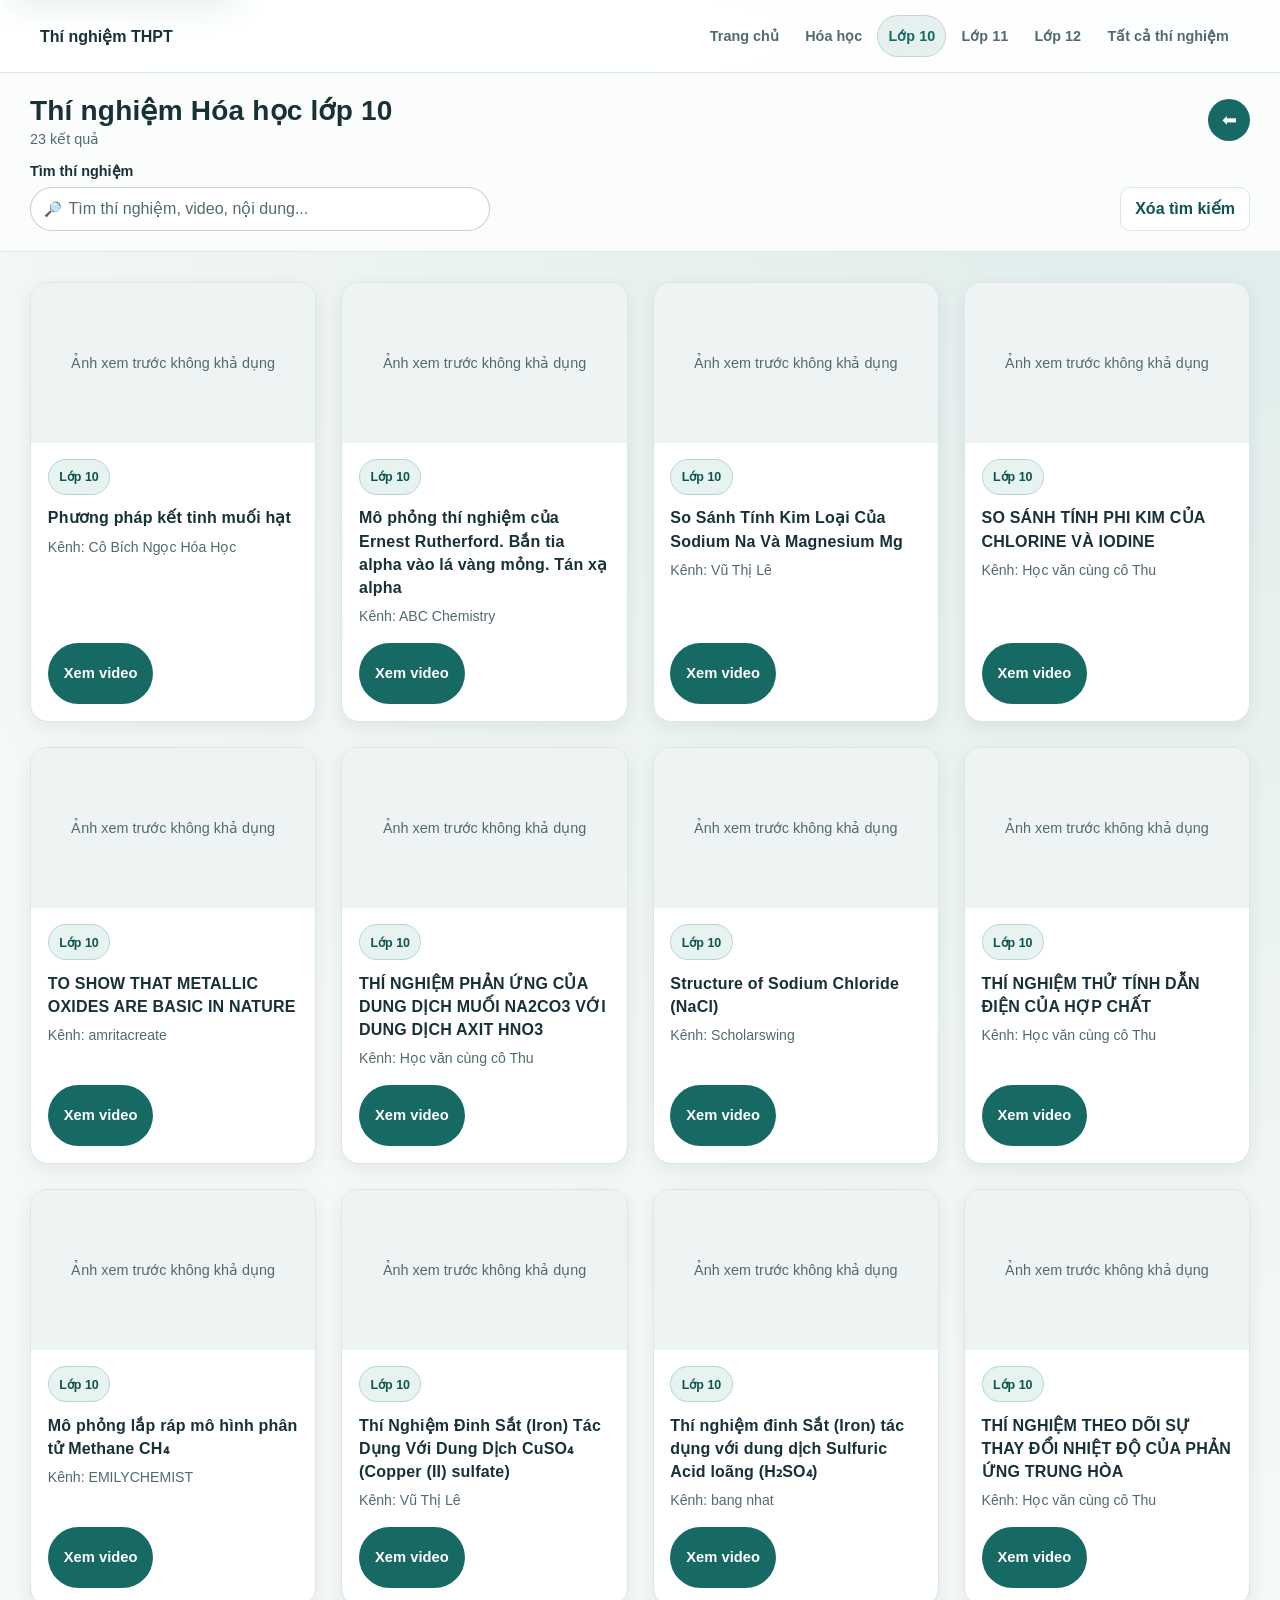
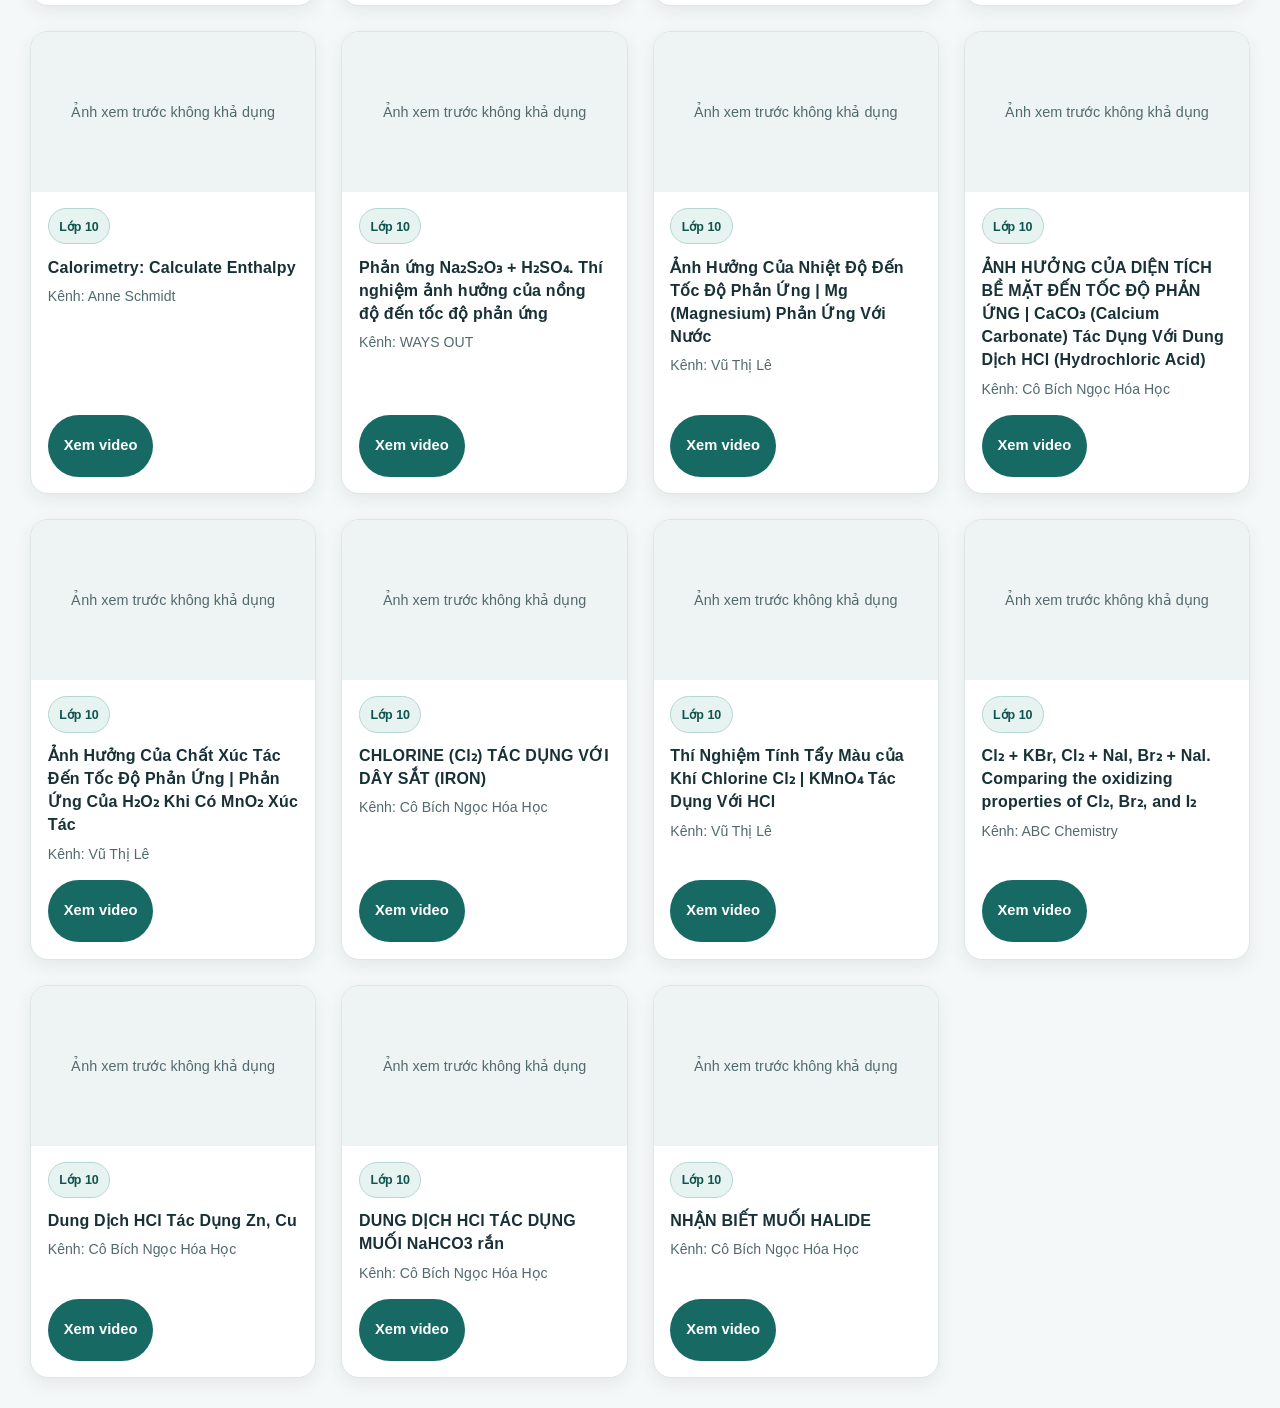
<file: lop10.html>
<!DOCTYPE html>
<html lang="vi">
<head>
    <meta charset="UTF-8">
    <title>Thí nghiệm Hóa học lớp 10 | Thí nghiệm THPT</title>
    <meta name="viewport" content="width=device-width, initial-scale=1.0">

    <style>
        body { margin:0; font-family: "Segoe UI", Arial, sans-serif; background:#f5f6f8; color:#222; }
        /* ===== HEADER ===== */
        .top { padding:20px 30px; background:white; border-bottom:1px solid #ddd; }
        .top h1 { margin:0; font-size:28px; }
        .top-bar { display:flex; align-items:center; justify-content:space-between; }
        .back-btn { width:42px; height:42px; border-radius:50%; background:#7a2bc2; color:white; text-decoration:none; display:flex; align-items:center; justify-content:center; font-size:18px; transition:0.3s; }
        .back-btn:hover { background:#5a1e96; transform:scale(1.05); }
        .search-box { margin-top:15px; }
        .search-box input { width:100%; max-width:420px; padding:10px 14px; font-size:15px; border-radius:8px; border:1px solid #ccc; outline:none; }
        .search-box input:focus { border-color:#7a2bc2; }

        /* ===== GRID & CARD ===== */
        .container { padding:30px; }
        .grid { display:grid; grid-template-columns: repeat(auto-fill, minmax(260px, 1fr)); gap:25px; }
        .card { background:white; border-radius:14px; overflow:hidden; box-shadow:0 4px 10px rgba(0,0,0,0.08); transition:0.3s; }
        .card:hover { transform:translateY(-5px); }
        .thumb { position:relative; height:150px; background:#ddd; }
        .thumb img { width:100%; height:100%; object-fit:cover; }
        .play-btn { position:absolute; top:50%; left:50%; transform:translate(-50%, -50%); background:rgba(0,0,0,0.6); color:white; font-size:30px; padding:12px 18px; border-radius:50%; text-decoration:none; }
        .card-content { padding:15px; }
        .card-content h3 { margin:0 0 10px; font-size:18px; }
        .channel { color: #666; font-size: 14px; margin: 0; }
    </style>
    <link rel="stylesheet" href="ui-system.css">
    <link rel="stylesheet" href="search-filter.css">
</head>
<body>
    <a class="skip-link" href="#main-content">Bỏ qua đến nội dung chính</a>
    <div data-site-nav data-current-page="lop10.html"></div>

    <main id="main-content">
    <div class="top">
        <div class="top-bar">
            <div>
                <h1>Thí nghiệm Hóa học lớp 10</h1>
                <p class="page-result-count"><span id="resultCount" aria-live="off">0</span> kết quả</p>
                <span id="resultAnnouncement" class="visually-hidden" role="status" aria-live="polite" aria-atomic="true"></span>
            </div>
            <a href="index.html" class="back-btn" aria-label="Về trang chủ" title="Quay lại">⬅</a>
        </div>
        <div class="search-box search-controls">
            <div class="search-control-field"><label for="searchInput">Tìm thí nghiệm</label><input type="text" id="searchInput" placeholder="🔍 Tìm thí nghiệm, video, nội dung..." autocomplete="off"></div>
            <button type="button" id="clearSearchBtn">Xóa tìm kiếm</button>
        </div>
    </div>

    <div class="container">
        <p id="noResultMsg" class="search-no-results" hidden>Không tìm thấy thí nghiệm phù hợp. Thử từ khóa khác hoặc thay đổi bộ lọc.</p>
        
        <div class="grid phase6d-card-grid" id="videoGrid" aria-busy="true">
            </div>

    <script type="module">
        import * as repository from "./experiment-repository.js";
        import { createExperimentCard, createDebouncedStatusAnnouncer, renderLoading, renderError } from "./components/ui.js";
        import { createSearchIndex, filterSearchIndex } from "./search-filter.js";

        const LEGACY_BASELINE = [{"youtubeId":"Wuo8SachZYE","titleMarkup":"Phương pháp kết tinh muối hạt","channel":"Kênh: Cô Bích Ngọc Hóa Học"},{"youtubeId":"JSt808aOVRM","titleMarkup":"Mô phỏng thí nghiệm của Ernest Rutherford. Bắn tia alpha vào lá vàng mỏng. Tán xạ alpha","channel":"Kênh: ABC Chemistry"},{"youtubeId":"yvqW3pa8-Jw","titleMarkup":"So Sánh Tính Kim Loại Của Sodium Na Và Magnesium Mg","channel":"Kênh: Vũ Thị Lê"},{"youtubeId":"IsoLGZXwV9A","titleMarkup":"SO SÁNH TÍNH PHI KIM CỦA CHLORINE VÀ IODINE","channel":"Kênh: Học văn cùng cô Thu"},{"youtubeId":"qJH3nfVLypU","titleMarkup":"TO SHOW THAT METALLIC OXIDES ARE BASIC IN NATURE","channel":"Kênh: amritacreate"},{"youtubeId":"P7bI_ZoN9Kw","titleMarkup":"THÍ NGHIỆM PHẢN ỨNG CỦA DUNG DỊCH MUỐI NA2CO3 VỚI DUNG DỊCH AXIT HNO3","channel":"Kênh: Học văn cùng cô Thu"},{"youtubeId":"v8g3CK5kke0","titleMarkup":"Structure of Sodium Chloride (NaCl)","channel":"Kênh: Scholarswing"},{"youtubeId":"cRMZ0HH6R0Q","titleMarkup":"THÍ NGHIỆM THỬ TÍNH DẪN ĐIỆN CỦA HỢP CHẤT","channel":"Kênh: Học văn cùng cô Thu"},{"youtubeId":"mJqObq4xIDs","titleMarkup":"Mô phỏng lắp ráp mô hình phân tử Methane CH<sub>4</sub>","channel":"Kênh: EMILYCHEMIST"},{"youtubeId":"bV9ntYqngfg","titleMarkup":"Thí Nghiệm Đinh Sắt (Iron) Tác Dụng Với Dung Dịch CuSO<sub>4</sub> (Copper (II) sulfate)","channel":"Kênh: Vũ Thị Lê"},{"youtubeId":"RYhLr6ZD3lg","titleMarkup":"Thí nghiệm đinh Sắt (Iron) tác dụng với dung dịch Sulfuric Acid loãng (H₂SO₄) ","channel":"Kênh: bang nhat"},{"youtubeId":"a21Bby96Vgc","titleMarkup":"THÍ NGHIỆM THEO DÕI SỰ THAY ĐỔI NHIỆT ĐỘ CỦA PHẢN ỨNG TRUNG HÒA","channel":"Kênh: Học văn cùng cô Thu"},{"youtubeId":"EWb5q8Bl39A","titleMarkup":" Calorimetry: Calculate Enthalpy","channel":"Kênh: Anne Schmidt"},{"youtubeId":"lQpC_z11_4Y","titleMarkup":" Phản ứng Na<sub>2</sub>S<sub>2</sub>O<sub>3</sub> + H₂SO₄. Thí nghiệm ảnh hưởng của nồng độ đến tốc độ phản ứng","channel":"Kênh: WAYS OUT"},{"youtubeId":"SITu7XjGkAE","titleMarkup":" Ảnh Hưởng Của Nhiệt Độ Đến Tốc Độ Phản Ứng | Mg (Magnesium) Phản Ứng Với Nước","channel":"Kênh: Vũ Thị Lê"},{"youtubeId":"hf9eyJgqilA","titleMarkup":" ẢNH HƯỞNG CỦA DIỆN TÍCH BỀ MẶT ĐẾN TỐC ĐỘ PHẢN ỨNG | CaCO<sub>3</sub> (Calcium Carbonate) Tác Dụng Với Dung Dịch HCl (Hydrochloric Acid)","channel":"Kênh: Cô Bích Ngọc Hóa Học"},{"youtubeId":"LJXTOaeljeI","titleMarkup":" Ảnh Hưởng Của Chất Xúc Tác Đến Tốc Độ Phản Ứng | Phản Ứng Của H<sub>2</sub>O<sub>2</sub> Khi Có MnO<sub>2</sub> Xúc Tác","channel":"Kênh: Vũ Thị Lê"},{"youtubeId":"3xV_mYC5oFQ","titleMarkup":"CHLORINE (Cl<sub>2</sub>) TÁC DỤNG VỚI DÂY SẮT (IRON)","channel":"Kênh: Cô Bích Ngọc Hóa Học"},{"youtubeId":"qpL4KsnbAQ4","titleMarkup":"Thí Nghiệm Tính Tẩy Màu của Khí Chlorine Cl<sub>2</sub> | KMnO<sub>4</sub> Tác Dụng Với HCl","channel":"Kênh: Vũ Thị Lê"},{"youtubeId":"kksVWwZ3Y14","titleMarkup":"Cl<sub>2</sub> + KBr, Cl<sub>2</sub> + NaI, Br<sub>2</sub> + NaI. Comparing the oxidizing properties of Cl<sub>2</sub>, Br<sub>2</sub>, and I<sub>2</sub>","channel":"Kênh: ABC Chemistry"},{"youtubeId":"_XENzHwsaww","titleMarkup":"Dung Dịch HCl Tác Dụng Zn, Cu","channel":"Kênh: Cô Bích Ngọc Hóa Học"},{"youtubeId":"XYXcd3UMNIU","titleMarkup":"DUNG DỊCH HCl TÁC DỤNG MUỐI NaHCO3 rắn","channel":"Kênh: Cô Bích Ngọc Hóa Học"},{"youtubeId":"GDuG2OaW0oM","titleMarkup":"NHẬN BIẾT MUỐI HALIDE","channel":"Kênh: Cô Bích Ngọc Hóa Học"}];
        const grid = document.getElementById("videoGrid");
        const searchInput = document.getElementById("searchInput");
        const resultCount = document.getElementById("resultCount");
        const noResultMsg = document.getElementById("noResultMsg");
        const announceResults = createDebouncedStatusAnnouncer(document.getElementById("resultAnnouncement"));
        const isRepositoryCheck = new URLSearchParams(window.location.search).has("repository-check");

        function normalizeText(value) {
            return String(value ?? "").trim().replace(/\s+/g, " ");
        }

        function normalizeLegacyTitle(markup) {
            const subscripts = { "0": "₀", "1": "₁", "2": "₂", "3": "₃", "4": "₄", "5": "₅", "6": "₆", "7": "₇", "8": "₈", "9": "₉" };
            const superscripts = { "0": "⁰", "1": "¹", "2": "²", "3": "³", "4": "⁴", "5": "⁵", "6": "⁶", "7": "⁷", "8": "⁸", "9": "⁹", "+": "⁺", "-": "⁻" };
            return normalizeText(markup
                .replace(/<sub>(.*?)<\/sub>/gi, (_, value) => [...value].map((character) => subscripts[character] || character).join(""))
                .replace(/<sup>(.*?)<\/sup>/gi, (_, value) => [...value].map((character) => superscripts[character] || character).join(""))
                .replace(/<[^>]*>/g, "")
                .replace(/&amp;/g, "&"));
        }

        function reportParity(message, passed) {
            window.lop10RepositoryParity = { passed, message };
            if (!isRepositoryCheck) return;
            let status = document.getElementById("repositoryCheckStatus");
            if (!status) {
                status = document.createElement("p");
                status.id = "repositoryCheckStatus";
                status.setAttribute("role", passed ? "status" : "alert");
                status.style.cssText = "padding:12px 30px;margin:0;background:#fff;color:#222";
                document.querySelector(".top").append(status);
            }
            status.textContent = message;
        }

        function checkOrderedParity(occurrences) {
            const errors = [];
            if (occurrences.length !== LEGACY_BASELINE.length || LEGACY_BASELINE.length !== 23) {
                errors.push(`count expected 23, got ${occurrences.length}`);
            }

            for (let index = 0; index < LEGACY_BASELINE.length; index += 1) {
                const expected = LEGACY_BASELINE[index];
                const actual = occurrences[index];
                if (!actual) {
                    errors.push(`position ${index + 1}: missing occurrence`);
                    continue;
                }
                const expectedTitle = normalizeLegacyTitle(expected.titleMarkup);
                const fields = [
                    ["YouTube ID", actual.video?.youtubeId, expected.youtubeId],
                    ["title", normalizeText(actual.title), expectedTitle],
                    ["thumbnail", actual.thumbnail, `https://img.youtube.com/vi/${expected.youtubeId}/hqdefault.jpg`],
                    ["YouTube URL", actual.ytLink, `https://www.youtube.com/watch?v=${expected.youtubeId}`],
                    ["channel", normalizeText(actual.video?.channel), normalizeText(expected.channel)],
                    ["badge", actual.badge, "Lớp 10"],
                    ["grade", actual.experiment?.grade, 10]
                ];
                for (const [field, actualValue, expectedValue] of fields) {
                    if (actualValue !== expectedValue) {
                        errors.push(`position ${index + 1} ${field}: expected ${expectedValue}, got ${actualValue}`);
                    }
                }
            }
            return errors;
        }

        function showGridError(message) {
            grid.replaceChildren();
            grid.setAttribute("aria-busy", "false");
            renderError(grid, message);
        }

        async function initializePage() {
            grid.setAttribute("aria-busy", "true");
            renderLoading(grid, "Đang tải danh sách thí nghiệm…");
            try {
                await repository.load();
                const occurrences = await repository.getPageOccurrences("lop10");
                const errors = checkOrderedParity(occurrences);
                if (errors.length) {
                    reportParity(`LOP10 REPOSITORY PARITY FAIL: ${errors.join("; ")}`, false);
                    showGridError("Không thể xác minh dữ liệu Lớp 10. Vui lòng tải lại trang.");
                    return;
                }

                const cards = occurrences.map((item, index) => createExperimentCard(item, { showChannel: true, occurrenceIndex: index + 1 }));
                grid.replaceChildren(...cards);
                grid.setAttribute("aria-busy", "false");
                const searchIndex = createSearchIndex(occurrences, cards);
                const updateResults = () => {
                    const count = filterSearchIndex(searchIndex, { query: searchInput.value });
                    resultCount.textContent = count;
                    noResultMsg.hidden = count !== 0;
                    announceResults(count === 0 ? "Không tìm thấy thí nghiệm phù hợp." : `Có ${count} thí nghiệm phù hợp.`);
                };
                updateResults();
                reportParity("LOP10 REPOSITORY PARITY PASS: 23/23 vị trí; ID, title, thumbnail, URL, channel, badge và grade khớp baseline.", true);

                searchInput.addEventListener("input", updateResults);
                document.getElementById("clearSearchBtn").addEventListener("click", () => {
                    searchInput.value = "";
                    updateResults();
                    searchInput.focus();
                });
            } catch (error) {
                reportParity(`LOP10 REPOSITORY LOAD FAIL: ${error.message}`, false);
                showGridError("Không thể tải danh sách thí nghiệm. Vui lòng thử lại sau.");
            }
        }

        initializePage();
    </script>
    </main>
    <script src="ui-enhance.js"></script>
</body>
</html>
</file>
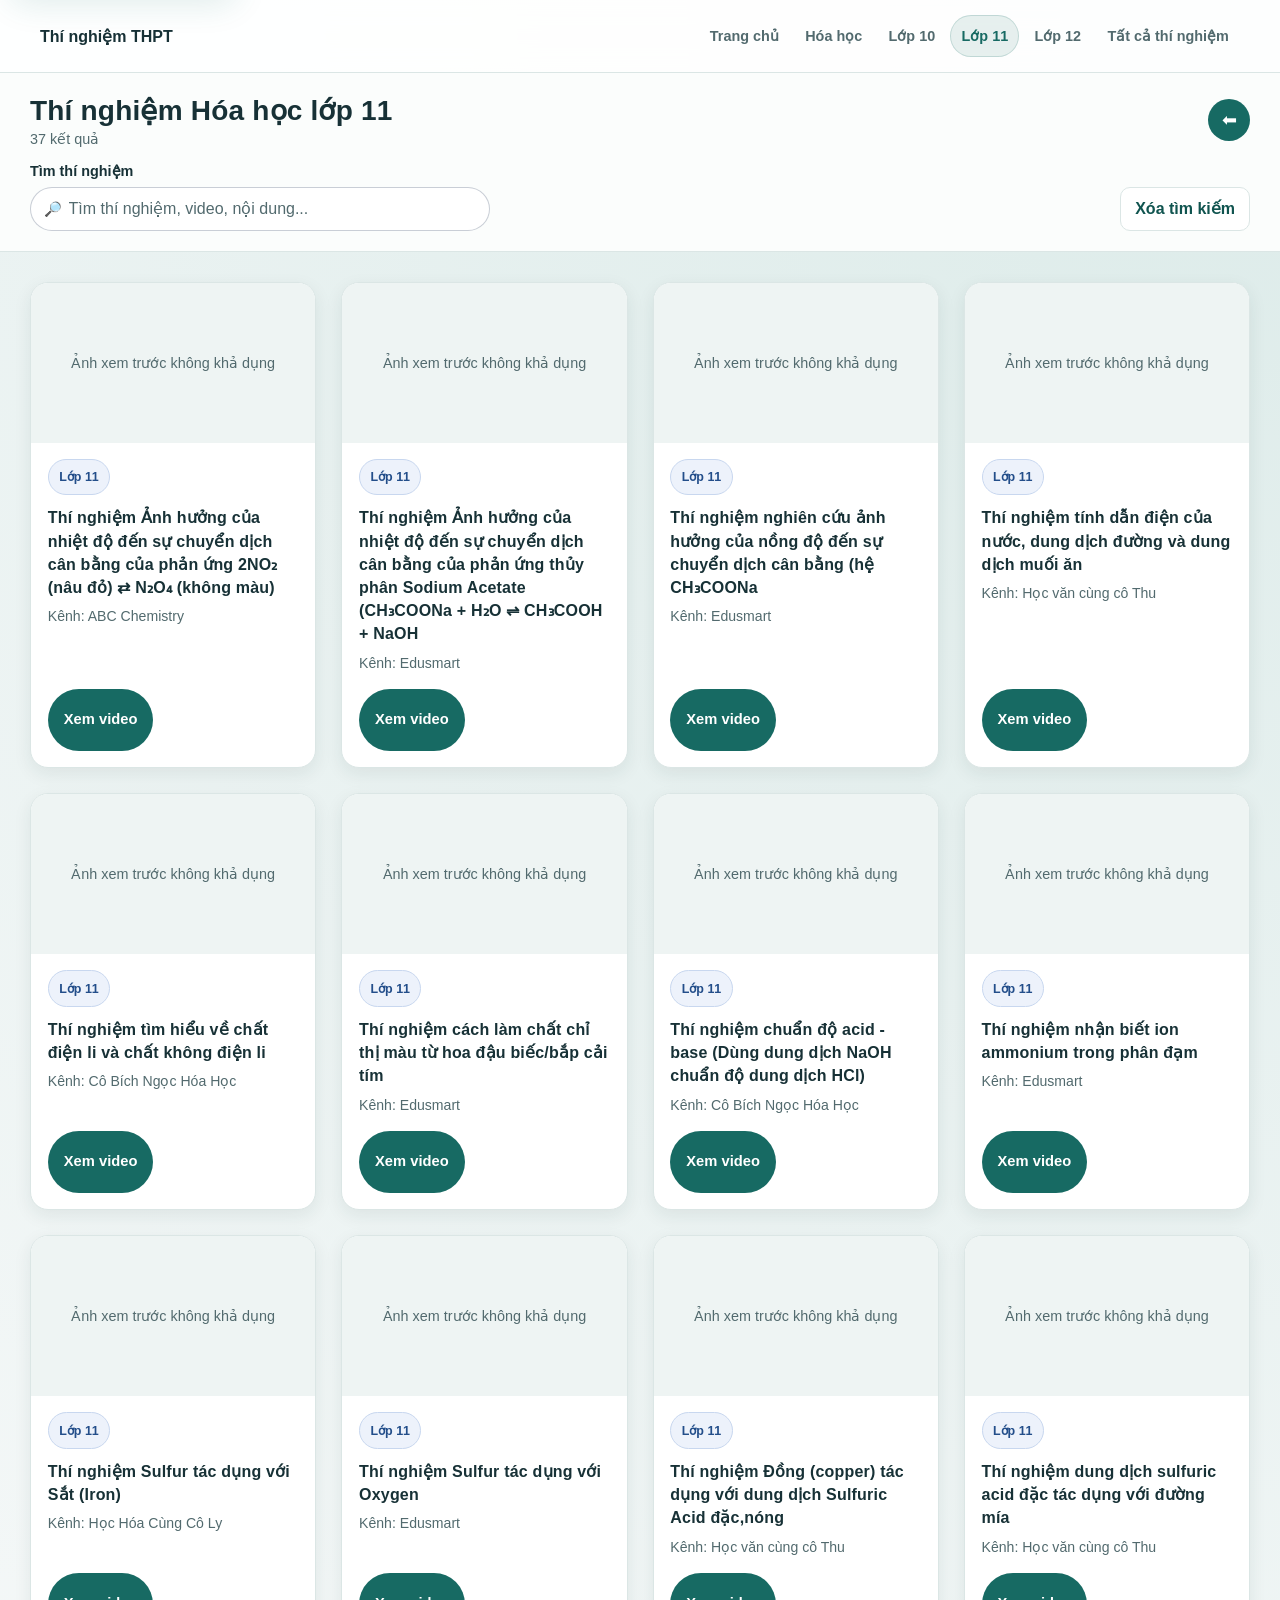
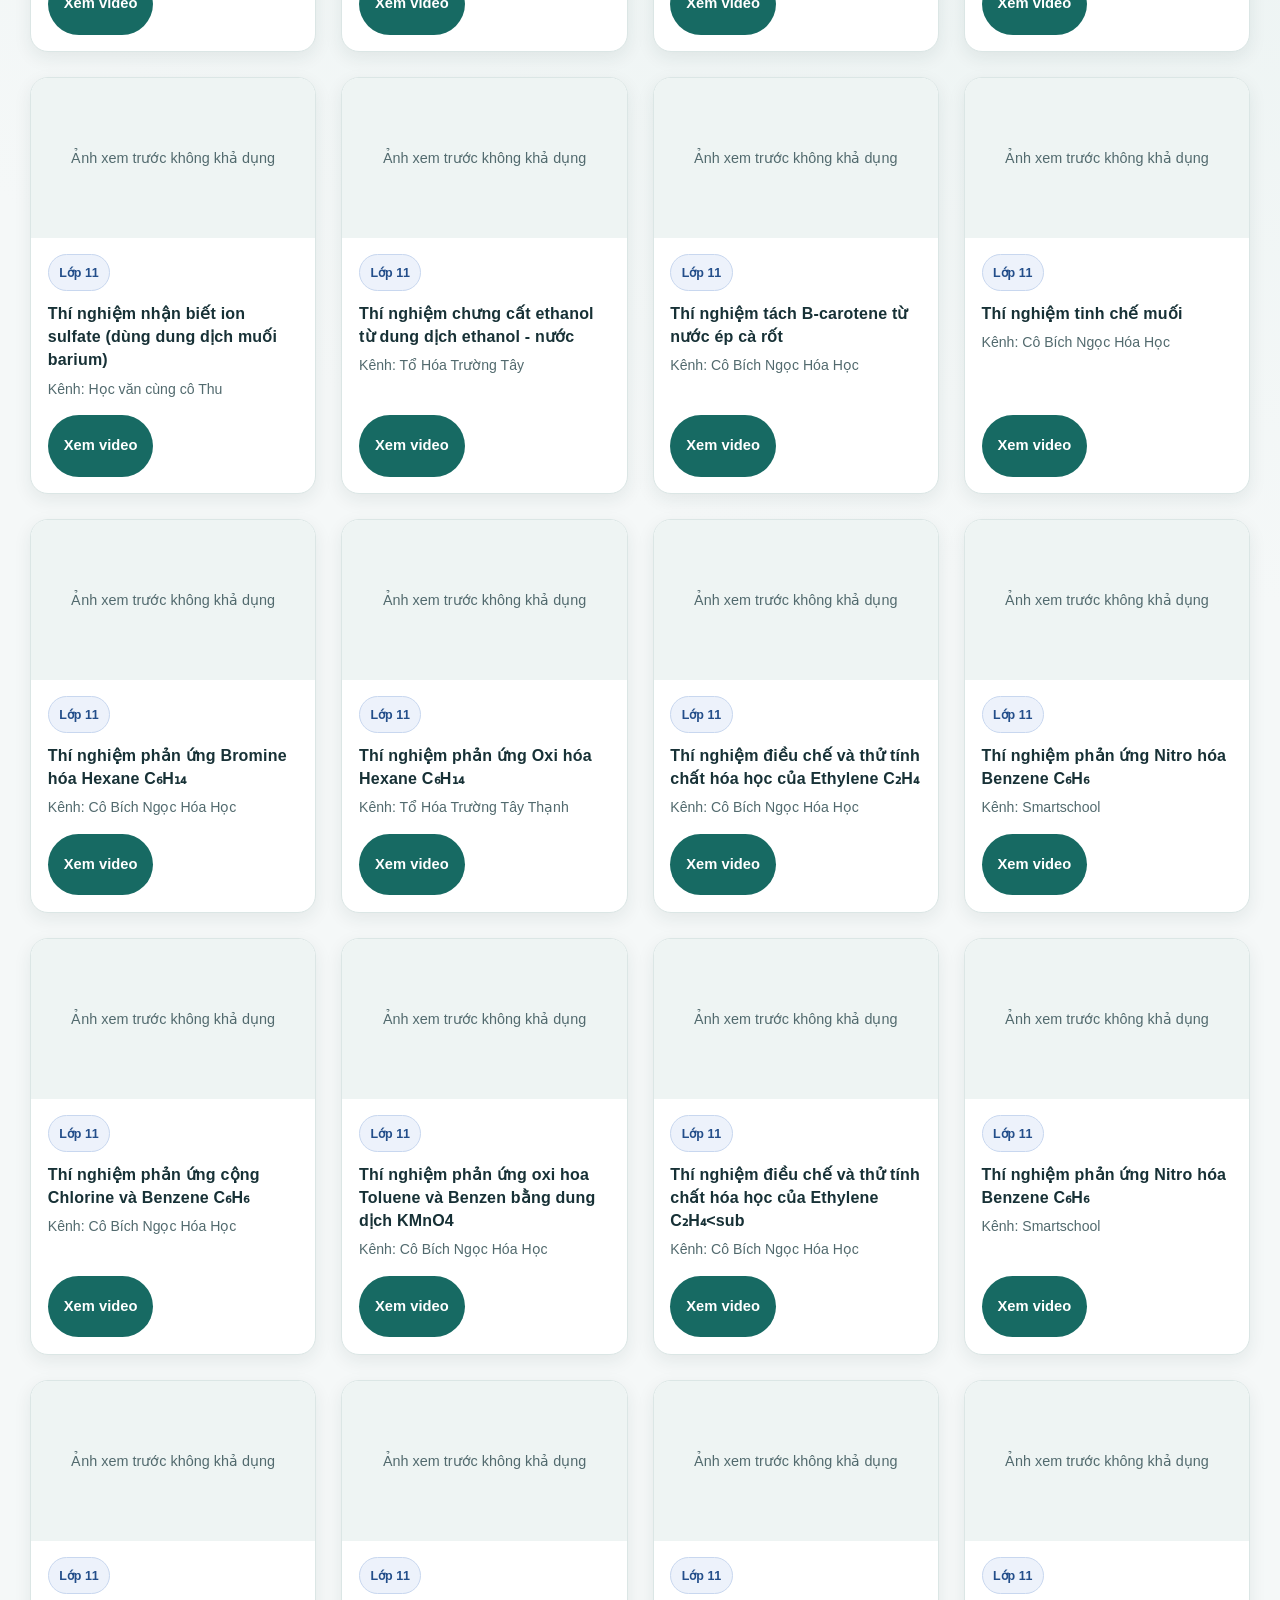
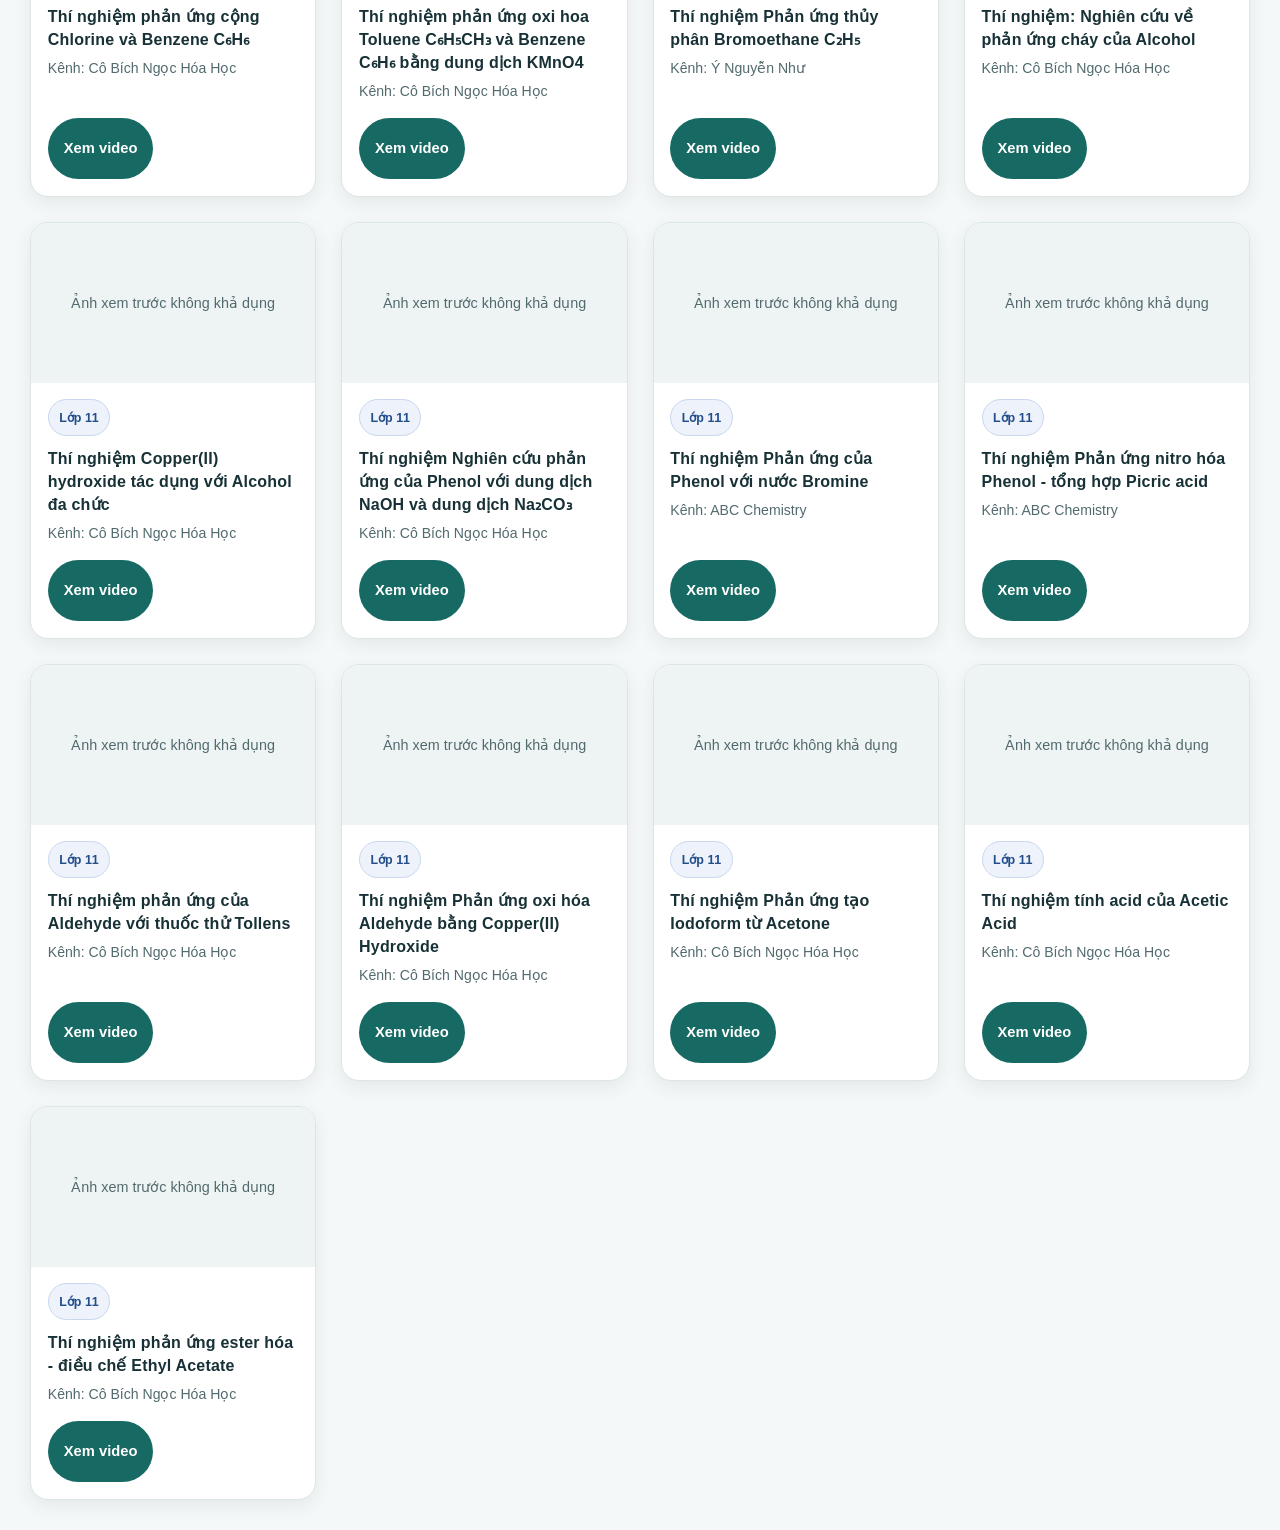
<file: lop11.html>
<!DOCTYPE html>
<html lang="vi">
<head>
    <meta charset="UTF-8">
    <title>Thí nghiệm Hóa học lớp 11 | Thí nghiệm THPT</title>
    <meta name="viewport" content="width=device-width, initial-scale=1.0">

    <style>
        body { margin:0; font-family: "Segoe UI", Arial, sans-serif; background:#f5f6f8; color:#222; }
        /* ===== HEADER ===== */
        .top { padding:20px 30px; background:white; border-bottom:1px solid #ddd; }
        .top h1 { margin:0; font-size:28px; }
        .top-bar { display:flex; align-items:center; justify-content:space-between; }
        .back-btn { width:42px; height:42px; border-radius:50%; background:#7a2bc2; color:white; text-decoration:none; display:flex; align-items:center; justify-content:center; font-size:18px; transition:0.3s; }
        .back-btn:hover { background:#5a1e96; transform:scale(1.05); }
        .search-box { margin-top:15px; }
        .search-box input { width:100%; max-width:420px; padding:10px 14px; font-size:15px; border-radius:8px; border:1px solid #ccc; outline:none; }
        .search-box input:focus { border-color:#7a2bc2; }

        /* ===== GRID & CARD ===== */
        .container { padding:30px; }
        .grid { display:grid; grid-template-columns: repeat(auto-fill, minmax(260px, 1fr)); gap:25px; }
        .card { background:white; border-radius:14px; overflow:hidden; box-shadow:0 4px 10px rgba(0,0,0,0.08); transition:0.3s; }
        .card:hover { transform:translateY(-5px); }
        .thumb { position:relative; height:150px; background:#ddd; }
        .thumb img { width:100%; height:100%; object-fit:cover; }
        .play-btn { position:absolute; top:50%; left:50%; transform:translate(-50%, -50%); background:rgba(0,0,0,0.6); color:white; font-size:30px; padding:12px 18px; border-radius:50%; text-decoration:none; }
        .card-content { padding:15px; }
        .card-content h3 { margin:0 0 10px; font-size:18px; }
        .channel { color: #666; font-size: 14px; margin: 0; }
    </style>
    <link rel="stylesheet" href="ui-system.css">
    <link rel="stylesheet" href="search-filter.css">
</head>
<body>
    <a class="skip-link" href="#main-content">Bỏ qua đến nội dung chính</a>
    <div data-site-nav data-current-page="lop11.html"></div>

    <main id="main-content">
    <div class="top">
        <div class="top-bar">
            <div>
                <h1>Thí nghiệm Hóa học lớp 11</h1>
                <p class="page-result-count"><span id="resultCount" aria-live="off">0</span> kết quả</p>
                <span id="resultAnnouncement" class="visually-hidden" role="status" aria-live="polite" aria-atomic="true"></span>
            </div>
            <a href="index.html" class="back-btn" aria-label="Về trang chủ" title="Quay lại">⬅</a>
        </div>
        <div class="search-box search-controls">
            <div class="search-control-field"><label for="searchInput">Tìm thí nghiệm</label><input type="text" id="searchInput" placeholder="🔍 Tìm thí nghiệm, video, nội dung..." autocomplete="off"></div>
            <button type="button" id="clearSearchBtn">Xóa tìm kiếm</button>
        </div>
    </div>

    <div class="container">
        <p id="noResultMsg" class="search-no-results" hidden>Không tìm thấy thí nghiệm phù hợp. Thử từ khóa khác hoặc thay đổi bộ lọc.</p>
        
        <div class="grid phase6d-card-grid" id="videoGrid" aria-busy="true"></div>

    <script type="module">
        import * as repository from "./experiment-repository.js";
        import { createExperimentCard, createDebouncedStatusAnnouncer, renderLoading, renderError } from "./components/ui.js";
        import { createSearchIndex, filterSearchIndex } from "./search-filter.js";

        // Legacy L11 snapshot for ordered migration parity; it is not used to render cards.
        const LEGACY_BASELINE = [{"youtubeId":"mfO5ocybEj4","titleMarkup":"Thí nghiệm Ảnh hưởng của nhiệt độ đến sự chuyển dịch cân bằng của phản ứng 2NO<sub>2 (nâu đỏ) </sub> ⇄ N<sub>2</sub>O<sub>4 (không màu)</sub>","channel":"Kênh: ABC Chemistryt"},{"youtubeId":"8cpvwJ8-B6I","titleMarkup":"Thí nghiệm Ảnh hưởng của nhiệt độ đến sự chuyển dịch cân bằng của phản ứng thủy phân Sodium Acetate (CH<sub>3</sub>COONa + H<sub>2</sub>O ⇌ CH<sub>3</sub>COOH + NaOH","channel":"Kênh: Edusmart"},{"youtubeId":"AhIUrh4vEnU","titleMarkup":"Thí nghiệm nghiên cứu ảnh hưởng của nồng độ đến sự chuyển dịch cân bằng (hệ CH<sub>3</sub>COONa","channel":"Kênh: Edusmart"},{"youtubeId":"cRMZ0HH6R0Q","titleMarkup":"Thí nghiệm tính dẫn điện của nước, dung dịch đường và dung dịch muối ăn","channel":"Kênh: Học văn cùng cô Thu"},{"youtubeId":"nYGuUQS1NF8","titleMarkup":"Thí nghiệm tìm hiểu về chất điện li và chất không điện li","channel":"Kênh: Cô Bích Ngọc Hóa Học"},{"youtubeId":"YknbC8_rTL4","titleMarkup":"Thí nghiệm cách làm chất chỉ thị màu từ hoa đậu biếc/bắp cải tím","channel":"Kênh: Edusmart"},{"youtubeId":"34fd06rhrRo","titleMarkup":"Thí nghiệm chuẩn độ acid - base (Dùng dung dịch NaOH chuẩn độ dung dịch HCl)","channel":"Kênh: Cô Bích Ngọc Hóa Học"},{"youtubeId":"DKYWj4QrXtc","titleMarkup":"Thí nghiệm nhận biết ion ammonium trong phân đạm","channel":"Kênh: Edusmart"},{"youtubeId":"0_gNRxKi-kE","titleMarkup":"Thí nghiệm Sulfur tác dụng với Sắt (Iron)","channel":"Kênh: Học Hóa Cùng Cô Ly"},{"youtubeId":"Shdtss0DKyA","titleMarkup":"Thí nghiệm Sulfur tác dụng với Oxygen","channel":"Kênh: Edusmart"},{"youtubeId":"IZzUKqydZao","titleMarkup":"Thí nghiệm Đồng (copper) tác dụng với dung dịch Sulfuric Acid đặc,nóng","channel":"Kênh: Học văn cùng cô Thu"},{"youtubeId":"Dvd_fqyFazc","titleMarkup":"Thí nghiệm dung dịch sulfuric acid đặc tác dụng với đường mía","channel":"Kênh: Học văn cùng cô Thu"},{"youtubeId":"-zR-uqLlyg0","titleMarkup":"Thí nghiệm nhận biết ion sulfate (dùng dung dịch muối barium)","channel":"Kênh: Học văn cùng cô Thu"},{"youtubeId":"kzC_1BzdDc4","titleMarkup":"Thí nghiệm chưng cất ethanol từ dung dịch ethanol - nước","channel":"Kênh: Tổ Hóa Trường Tây"},{"youtubeId":"QxH09kYOY6I","titleMarkup":"Thí nghiệm tách B-carotene từ nước ép cà rốt","channel":"Kênh: Cô Bích Ngọc Hóa Học"},{"youtubeId":"Wuo8SachZYE","titleMarkup":"Thí nghiệm tinh chế muối","channel":"Kênh: Cô Bích Ngọc Hóa Học"},{"youtubeId":"bnRR15ksyKQ","titleMarkup":"Thí nghiệm phản ứng Bromine hóa Hexane C<sub>6</sub>H<sub>14</sub>","channel":"Kênh: Cô Bích Ngọc Hóa Học"},{"youtubeId":"VB1T8Ym19bY","titleMarkup":"Thí nghiệm phản ứng Oxi hóa Hexane C<sub>6</sub>H<sub>14</sub>","channel":"Kênh: Tổ Hóa Trường Tây Thạnh"},{"youtubeId":"lUbu8zZ7RSs","titleMarkup":"Thí nghiệm điều chế và thử tính chất hóa học của Ethylene C<sub>2</sub>H<sub>4</sub>","channel":"Kênh: Cô Bích Ngọc Hóa Học"},{"youtubeId":"JXdy_RB7DyE","titleMarkup":"Thí nghiệm phản ứng Nitro hóa Benzene C<sub>6</sub>H<sub>6</sub>","channel":"Kênh: Smartschool-Trường học thông minh"},{"youtubeId":"mk9G-R-exkI","titleMarkup":"Thí nghiệm phản ứng cộng Chlorine và Benzene C<sub>6</sub>H<sub>6</sub>","channel":"Kênh: Cô Bích Ngọc Hóa Học"},{"youtubeId":"0-Is2lVfuls","titleMarkup":"Thí nghiệm phản ứng oxi hoa Toluene và Benzen bằng dung dịch KMnO4","channel":"Kênh: Cô Bích Ngọc Hóa Học"},{"youtubeId":"lUbu8zZ7RSs","titleMarkup":"Thí nghiệm điều chế và thử tính chất hóa học của Ethylene C<sub>2</sub>H<sub>4</sub><sub","channel":"Kênh: Cô Bích Ngọc Hóa Học"},{"youtubeId":"JXdy_RB7DyE","titleMarkup":"Thí nghiệm phản ứng Nitro hóa Benzene C<sub>6</sub>H<sub>6</sub>","channel":"Kênh: Smartschool-Trường học thông minh"},{"youtubeId":"mk9G-R-exkI","titleMarkup":"Thí nghiệm phản ứng cộng Chlorine và Benzene C<sub>6</sub>H<sub>6</sub>","channel":"Kênh: Cô Bích Ngọc Hóa Học"},{"youtubeId":"0-Is2lVfuls","titleMarkup":"Thí nghiệm phản ứng oxi hoa Toluene C<sub>6</sub>H<sub>5</sub>CH<sub>3</sub> và Benzene C<sub>6</sub>H<sub>6</sub> bằng dung dịch KMnO4","channel":"Kênh: Cô Bích Ngọc Hóa Học"},{"youtubeId":"ozZ4E9pvevQ","titleMarkup":"Thí nghiệm Phản ứng thủy phân Bromoethane C<sub>2</sub>H<sub>5</sub>","channel":"Kênh: Ý Nguyễn Như"},{"youtubeId":"3fQjAP7bBvo","titleMarkup":"Thí nghiệm: Nghiên cứu về phản ứng cháy của Alcohol","channel":"Kênh: Cô Bích Ngọc Hóa Học"},{"youtubeId":"--8iWaNOLKI","titleMarkup":"Thí nghiệm Copper(II) hydroxide tác dụng với Alcohol đa chức","channel":"Kênh: Cô Bích Ngọc Hóa Học"},{"youtubeId":"3jYmkpTaj1g","titleMarkup":"Thí nghiệm Nghiên cứu phản ứng của Phenol với dung dịch NaOH và dung dịch Na<sub>2</sub>CO<sub>3</sub>","channel":"Kênh: Cô Bích Ngọc Hóa Học"},{"youtubeId":"6YA95z4zXqg","titleMarkup":"Thí nghiệm Phản ứng của Phenol với nước Bromine","channel":"Kênh: ABC Chemistry"},{"youtubeId":"b98xqphz050","titleMarkup":"Thí nghiệm Phản ứng nitro hóa Phenol - tổng hợp Picric acid","channel":"Kênh: ABC Chemistry"},{"youtubeId":"4F8AJIguX8w","titleMarkup":"Thí nghiệm phản ứng của Aldehyde với thuốc thử Tollens","channel":"Kênh: Cô Bích Ngọc Hóa Học"},{"youtubeId":"7j5ihOJDKeE","titleMarkup":"Thí nghiệm Phản ứng oxi hóa Aldehyde bằng Copper(II) Hydroxide","channel":"Kênh: Cô Bích Ngọc Hóa Học"},{"youtubeId":"oGGp8pmm0Es","titleMarkup":"Thí nghiệm Phản ứng tạo Iodoform từ Acetone","channel":"Kênh: Cô Bích Ngọc Hóa Học"},{"youtubeId":"JUSbWMP_rxA","titleMarkup":"Thí nghiệm tính acid của Acetic Acid","channel":"Kênh: Cô Bích Ngọc Hóa Học"},{"youtubeId":"d12h3HMx4sc","titleMarkup":"Thí nghiệm phản ứng ester hóa - điều chế Ethyl Acetate","channel":"Kênh: Cô Bích Ngọc Hóa Học"}];
        const EXPECTED_CHANNEL_VARIANTS = new Map([
            ["mfO5ocybEj4", { legacy: "Kênh: ABC Chemistryt", canonical: "Kênh: ABC Chemistry", positions: [1] }],
            ["JXdy_RB7DyE", { legacy: "Kênh: Smartschool-Trường học thông minh", canonical: "Kênh: Smartschool", positions: [20, 24] }]
        ]);
        const grid = document.getElementById("videoGrid");
        const searchInput = document.getElementById("searchInput");
        const resultCount = document.getElementById("resultCount");
        const noResultMsg = document.getElementById("noResultMsg");
        const announceResults = createDebouncedStatusAnnouncer(document.getElementById("resultAnnouncement"));
        const isRepositoryCheck = new URLSearchParams(window.location.search).has("repository-check");

        function normalizeText(value) {
            return String(value ?? "").trim().replace(/\s+/g, " ");
        }

        function normalizeLegacyTitle(markup) {
            const subscripts = { "0": "₀", "1": "₁", "2": "₂", "3": "₃", "4": "₄", "5": "₅", "6": "₆", "7": "₇", "8": "₈", "9": "₉" };
            const superscripts = { "0": "⁰", "1": "¹", "2": "²", "3": "³", "4": "⁴", "5": "⁵", "6": "⁶", "7": "⁷", "8": "⁸", "9": "⁹", "+": "⁺", "-": "⁻" };
            return normalizeText(markup
                .replace(/<sub>(.*?)<\/sub>/gi, (_, value) => [...value].map((character) => subscripts[character] || character).join(""))
                .replace(/<sup>(.*?)<\/sup>/gi, (_, value) => [...value].map((character) => superscripts[character] || character).join(""))
                .replace(/<[^>]*>/g, "")
                .replace(/&amp;/g, "&"));
        }

        function reportParity(message, passed, details = {}) {
            window.lop11RepositoryParity = { passed, message, ...details };
            if (!isRepositoryCheck) return;
            let status = document.getElementById("repositoryCheckStatus");
            if (!status) {
                status = document.createElement("p");
                status.id = "repositoryCheckStatus";
                status.setAttribute("role", passed ? "status" : "alert");
                status.style.cssText = "padding:12px 30px;margin:0;background:#fff;color:#222";
                document.querySelector(".top").append(status);
            }
            status.textContent = message;
        }

        function checkOrderedParity(occurrences) {
            const errors = [];
            const channelExceptions = [];
            if (occurrences.length !== 37 || LEGACY_BASELINE.length !== 37) {
                errors.push("count expected 37, got " + occurrences.length);
            }

            for (let index = 0; index < LEGACY_BASELINE.length; index += 1) {
                const expected = LEGACY_BASELINE[index];
                const actual = occurrences[index];
                if (!actual) {
                    errors.push("position " + (index + 1) + ": missing occurrence");
                    continue;
                }

                const youtubeId = expected.youtubeId;
                const variant = EXPECTED_CHANNEL_VARIANTS.get(youtubeId);
                const allowedVariant = Boolean(variant && variant.positions.includes(index + 1) &&
                    expected.channel === variant.legacy &&
                    actual.video?.channel === variant.canonical);
                const fields = [
                    ["YouTube ID", actual.video?.youtubeId, youtubeId],
                    ["title", normalizeText(actual.title), normalizeLegacyTitle(expected.titleMarkup)],
                    ["thumbnail", actual.thumbnail, "https://img.youtube.com/vi/" + youtubeId + "/hqdefault.jpg"],
                    ["YouTube URL", actual.ytLink, "https://www.youtube.com/watch?v=" + youtubeId],
                    ["badge", actual.badge, "Lớp 11"],
                    ["grade", actual.experiment?.grade, 11]
                ];
                for (const [field, actualValue, expectedValue] of fields) {
                    if (actualValue !== expectedValue) {
                        errors.push("position " + (index + 1) + " " + field + ": expected " + expectedValue + ", got " + actualValue);
                    }
                }

                if (allowedVariant) {
                    channelExceptions.push({ position: index + 1, youtubeId, legacy: expected.channel, canonical: actual.video.channel });
                } else if (normalizeText(actual.video?.channel) !== normalizeText(expected.channel)) {
                    errors.push("position " + (index + 1) + " channel: expected " + expected.channel + ", got " + actual.video?.channel);
                }
            }

            for (const [youtubeId, variant] of EXPECTED_CHANNEL_VARIANTS) {
                const positions = LEGACY_BASELINE.flatMap((item, index) => item.youtubeId === youtubeId ? [index + 1] : []);
                if (positions.join(",") !== variant.positions.join(",")) {
                    errors.push("channel exception positions for " + youtubeId + ": expected " + variant.positions + ", got " + positions);
                }
            }
            return { errors, channelExceptions };
        }

        function showGridError(message) {
            grid.replaceChildren();
            grid.setAttribute("aria-busy", "false");
            renderError(grid, message);
        }

        async function initializePage() {
            grid.setAttribute("aria-busy", "true");
            renderLoading(grid, "Đang tải danh sách thí nghiệm…");
            try {
                await repository.load();
                const occurrences = await repository.getPageOccurrences("lop11");
                const parity = checkOrderedParity(occurrences);
                if (parity.errors.length) {
                    reportParity("LOP11 REPOSITORY PARITY FAIL: " + parity.errors.join("; "), false, parity);
                    showGridError("Không thể xác minh dữ liệu Lớp 11. Vui lòng tải lại trang.");
                    return;
                }

                const cards = occurrences.map((item, index) => createExperimentCard(item, { showChannel: true, occurrenceIndex: index + 1 }));
                grid.replaceChildren(...cards);
                grid.setAttribute("aria-busy", "false");
                const searchIndex = createSearchIndex(occurrences, cards);
                const updateResults = () => {
                    const count = filterSearchIndex(searchIndex, { query: searchInput.value });
                    resultCount.textContent = count;
                    noResultMsg.hidden = count !== 0;
                    announceResults(count === 0 ? "Không tìm thấy thí nghiệm phù hợp." : `Có ${count} thí nghiệm phù hợp.`);
                };
                updateResults();
                reportParity("LOP11 REPOSITORY PARITY PASS: 37/37 vị trí; ID, title, thumbnail, URL, badge và grade khớp. Channel canonical khớp; 2 trường hợp metadata HTML legacy được ghi nhận.", true, parity);

                searchInput.addEventListener("input", updateResults);
                document.getElementById("clearSearchBtn").addEventListener("click", () => {
                    searchInput.value = "";
                    updateResults();
                    searchInput.focus();
                });
            } catch (error) {
                reportParity("LOP11 REPOSITORY LOAD FAIL: " + error.message, false);
                showGridError("Không thể tải danh sách thí nghiệm. Vui lòng thử lại sau.");
            }
        }

        initializePage();
    </script>
    </main>
    <script src="ui-enhance.js"></script>
</body>
</html>
</file>
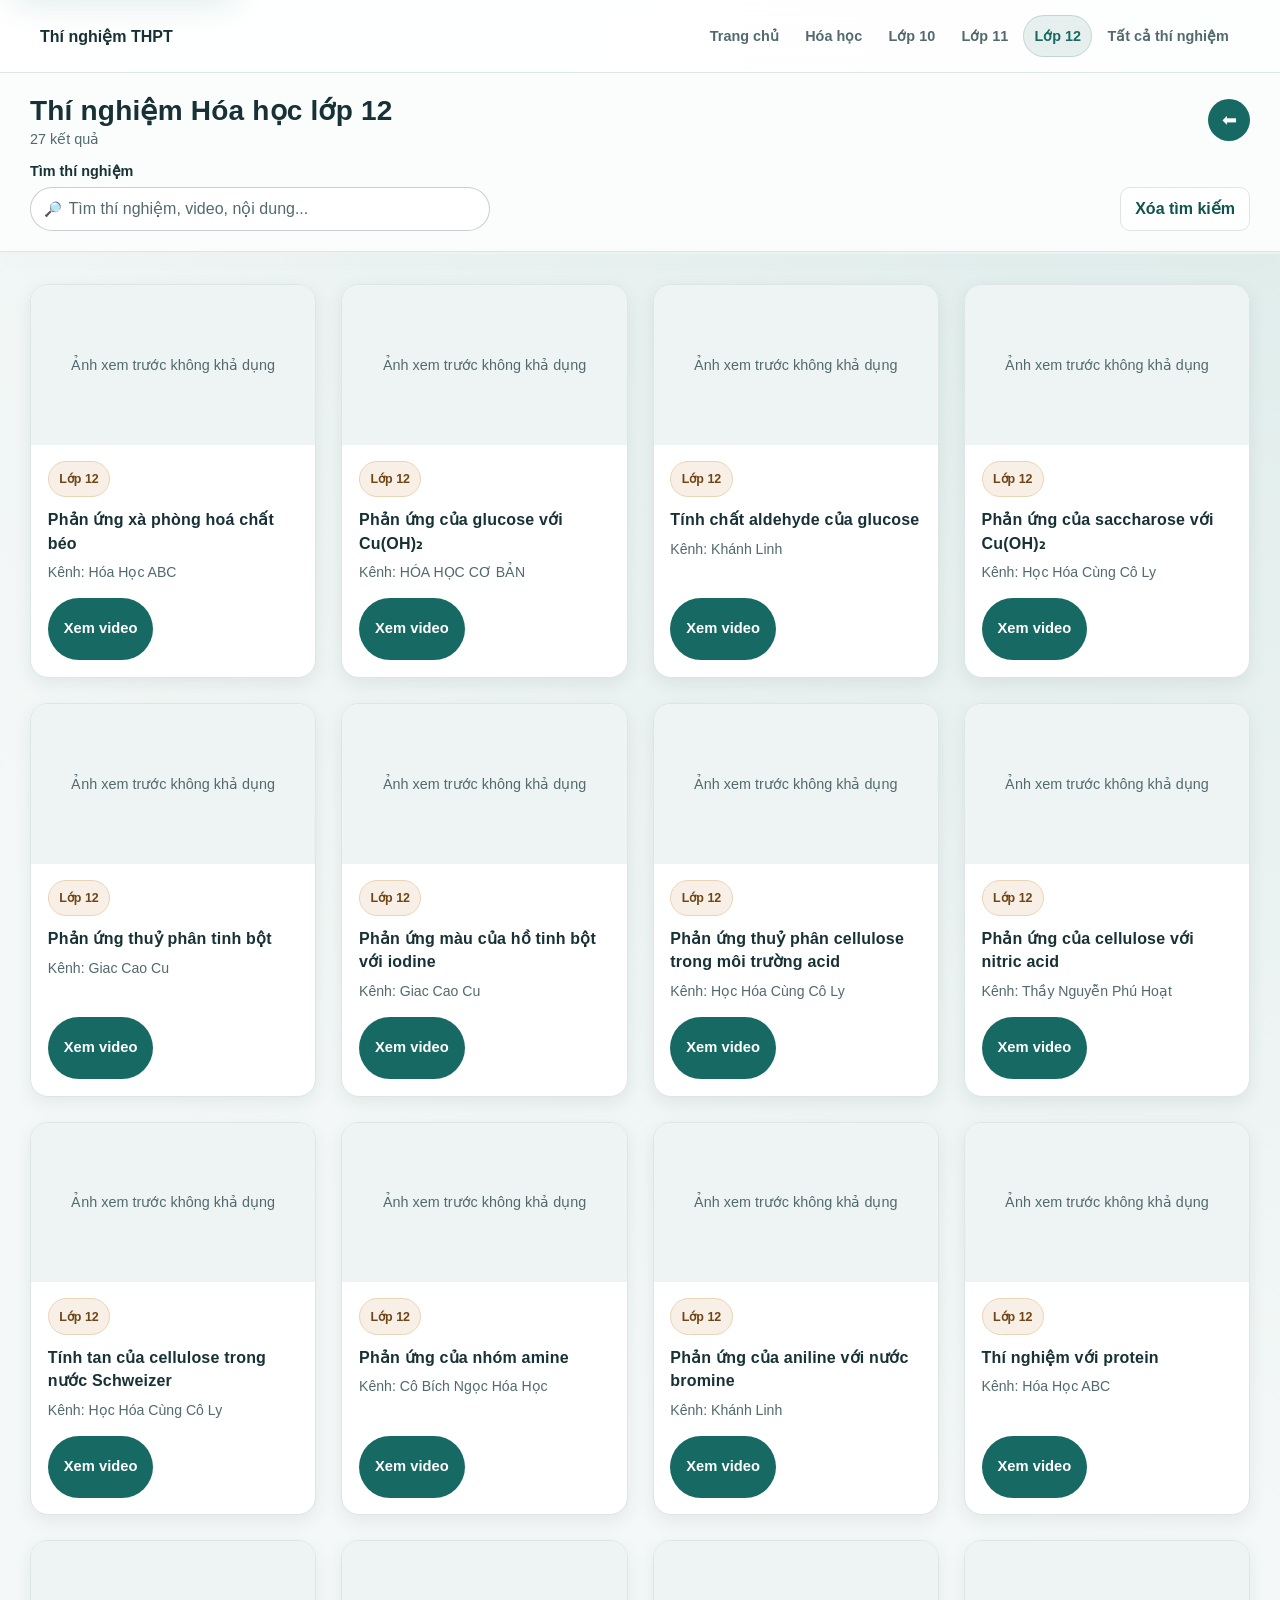
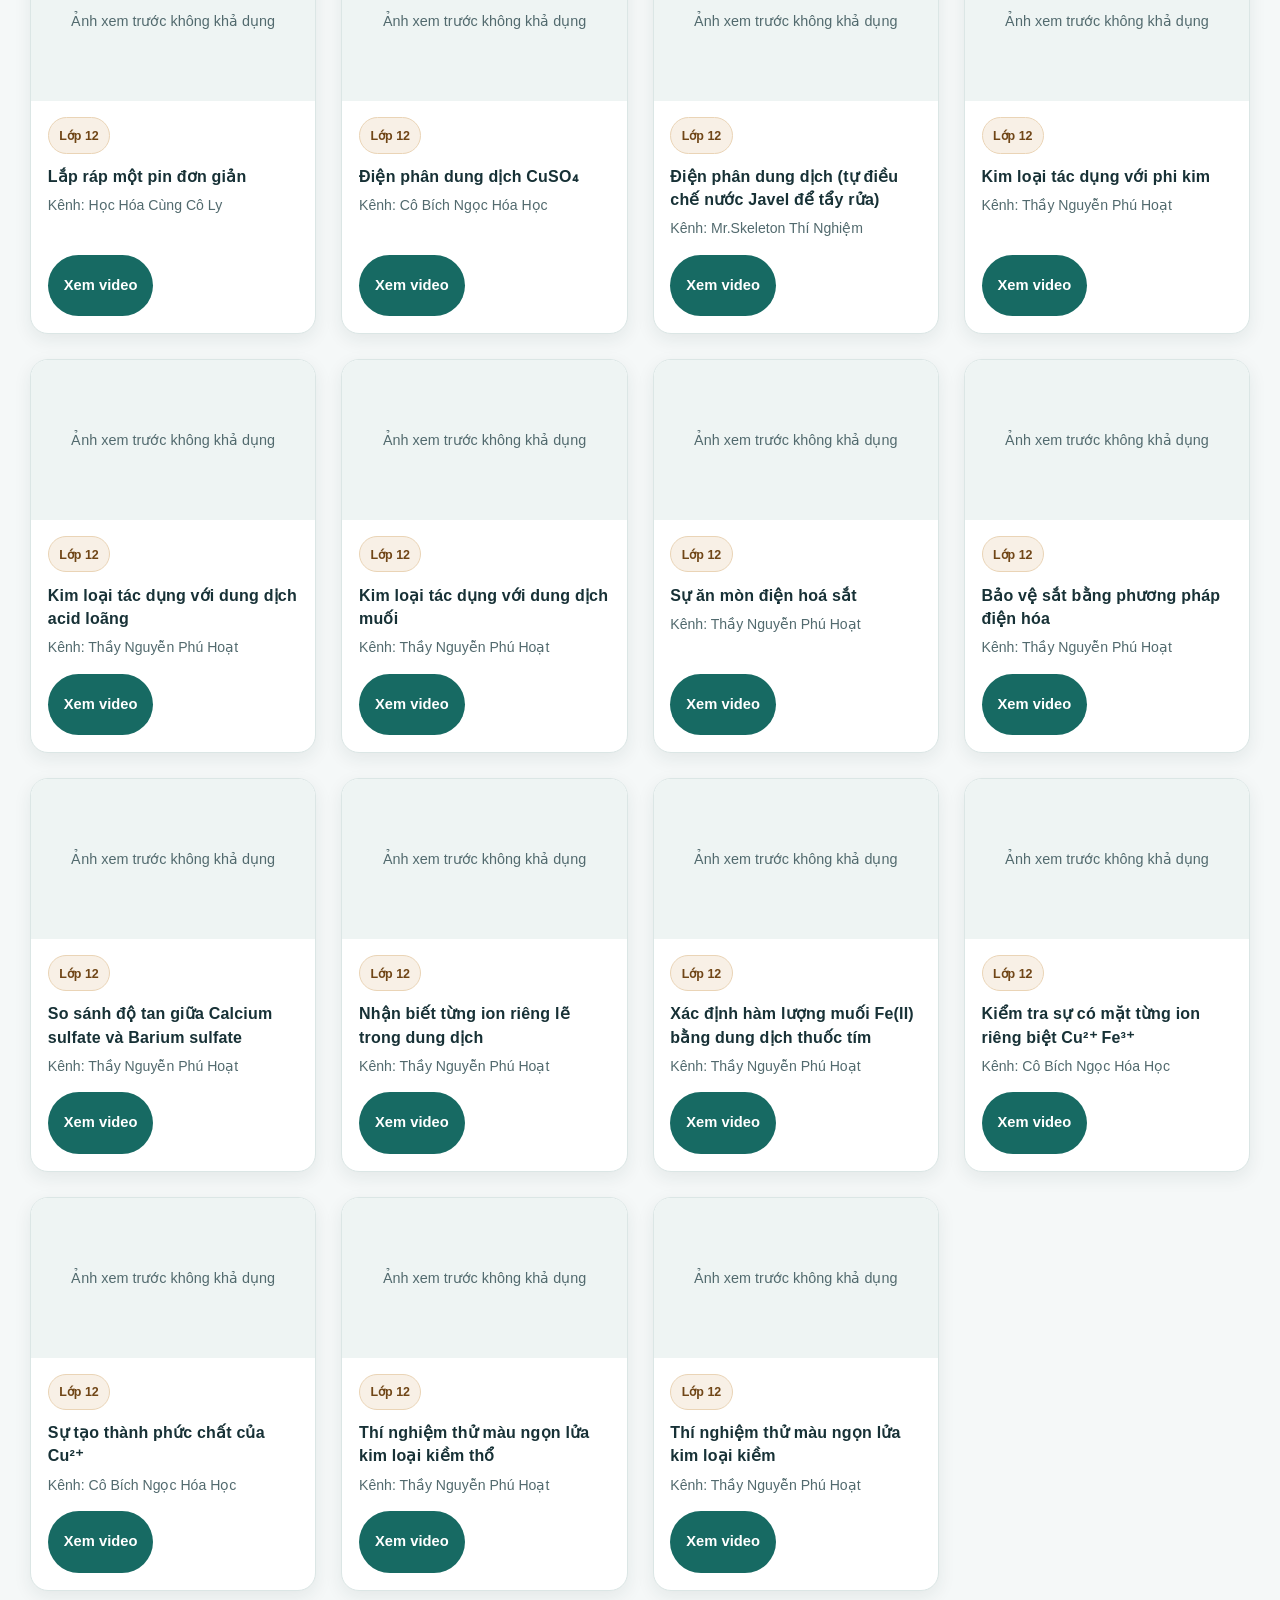
<file: lop12.html>
<!DOCTYPE html>
<html lang="vi">
<head>
    <meta charset="UTF-8">
    <title>Thí nghiệm Hóa học lớp 12 | Thí nghiệm THPT</title>
    <meta name="viewport" content="width=device-width, initial-scale=1.0">

    <style>
        body{
            margin:0;
            font-family: "Segoe UI", Arial, sans-serif;
            background:#f5f6f8;
            color:#222;
        }

        /* ===== HEADER ===== */
        .top{
            padding:20px 30px;
            background:white;
            border-bottom:1px solid #ddd;
        }

        .top h1{
            margin:0;
            font-size:28px;
        }

        .tags{
            margin-top:10px;
        }

        .tag{
            display:inline-block;
            border:1px solid #7a2bc2;
            color:#7a2bc2;
            padding:6px 12px;
            border-radius:6px;
            margin-right:8px;
            font-size:14px;
        }

        /* ===== GRID ===== */
        .container{
            padding:30px;
        }

        .grid{
            display:grid;
            grid-template-columns: repeat(auto-fill, minmax(260px, 1fr));
            gap:25px;
        }

        /* ===== CARD ===== */
        .card{
            background:white;
            border-radius:14px;
            overflow:hidden;
            box-shadow:0 4px 10px rgba(0,0,0,0.08);
            transition:0.3s;
        }

        .card:hover{
            transform:translateY(-5px);
        }

        .thumb{
            position:relative;
            height:150px;
            background:#ddd;
        }

        .thumb img{
            width:100%;
            height:100%;
            object-fit:cover;
        }

        .new{
            position:absolute;
            top:10px;
            right:-30px;
            background:#e91e63;
            color:white;
            padding:5px 40px;
            transform:rotate(45deg);
            font-size:12px;
            font-weight:bold;
        }

        .card-content{
            padding:15px;
        }

        .card-content h3{
            margin:0 0 10px;
            font-size:18px;
        }

        .icons{
            display:flex;
            gap:10px;
            flex-wrap:wrap;
        }

        .icon{
            width:28px;
            height:28px;
            border-radius:6px;
            background:#eee;
            display:flex;
            align-items:center;
            justify-content:center;
            font-size:14px;
        }
		.thumb{
    position:relative;
    height:150px;
    background:#ddd;
}

.thumb img{
    width:100%;
    height:100%;
    object-fit:cover;
}

.play-btn{
    position:absolute;
    top:50%;
    left:50%;
    transform:translate(-50%, -50%);
    background:rgba(0,0,0,0.6);
    color:white;
    font-size:30px;
    padding:12px 18px;
    border-radius:50%;
    text-decoration:none;
}
.thumb iframe{
    width:100%;
    height:100%;
    border:none;
}
.search-box{
    margin-top:15px;
}

.search-box input{
    width:100%;
    max-width:420px;
    padding:10px 14px;
    font-size:15px;
    border-radius:8px;
    border:1px solid #ccc;
    outline:none;
}

.search-box input:focus{
    border-color:#7a2bc2;
}
.top-bar{
    display:flex;
    align-items:center;
    justify-content:space-between;
}

.back-btn{
    width:42px;
    height:42px;
    border-radius:50%;
    background:#7a2bc2;
    color:white;
    text-decoration:none;
    display:flex;
    align-items:center;
    justify-content:center;
    font-size:18px;
    transition:0.3s;
}

.back-btn:hover{
    background:#5a1e96;
    transform:scale(1.05);
}
.channel{
    margin:0;
    font-size:14px;
    color:#666;
}

    </style>
	</style>
    <link rel="stylesheet" href="ui-system.css">
    <link rel="stylesheet" href="search-filter.css">
</head>
<body>
    <a class="skip-link" href="#main-content">Bỏ qua đến nội dung chính</a>
    <div data-site-nav data-current-page="lop12.html"></div>
    <main id="main-content">
    <!-- HEADER -->
    <div class="top">
    <div class="top-bar">
        <div>
            <h1>Thí nghiệm Hóa học lớp 12</h1>
            <p class="page-result-count"><span id="resultCount" aria-live="off">0</span> kết quả</p>
                <span id="resultAnnouncement" class="visually-hidden" role="status" aria-live="polite" aria-atomic="true"></span>
        </div>

        <!-- Nút trở về -->
        <a href="thinghiem.html" class="back-btn" aria-label="Về danh mục thí nghiệm" title="Quay lại">
            ⬅
        </a>
    </div>

    <!-- Ô tìm kiếm -->
    <div class="search-box search-controls">
        <div class="search-control-field"><label for="searchInput">Tìm thí nghiệm</label><input type="text" id="searchInput" placeholder="🔍 Tìm thí nghiệm, video, nội dung..." autocomplete="off"></div>
        <button type="button" id="clearSearchBtn">Xóa tìm kiếm</button>
    </div>
</div>


    </div>
<div class="card">
   
</div>

    <!-- CONTENT -->
    <div class="container">
        <p id="noResultMsg" class="search-no-results" hidden>Không tìm thấy thí nghiệm phù hợp. Thử từ khóa khác hoặc thay đổi bộ lọc.</p>
        <div class="grid phase6d-card-grid" id="videoGrid" aria-busy="true"></div>

            
                

    <script type="module">
        import * as repository from "./experiment-repository.js";
        import { createExperimentCard, createDebouncedStatusAnnouncer, renderLoading, renderError } from "./components/ui.js";
        import { createSearchIndex, filterSearchIndex } from "./search-filter.js";

        // Per-field fingerprints capture the legacy ordered baseline without duplicating its records here.
        const LEGACY_PARITY = {"youtubeIds":"b82ee206:c4ff5154","titles":"2460d6f0:fbf2e532","thumbnails":"a786754f:b43466f3","urls":"e22fd148:d4a6bee4","channels":"683c90b1:80ec5891","badges":"1ca860a7:b615eec7","grades":"0db8ff2e:8eec3840"};
        const grid = document.getElementById("videoGrid");
        const searchInput = document.getElementById("searchInput");
        const resultCount = document.getElementById("resultCount");
        const noResultMsg = document.getElementById("noResultMsg");
        const announceResults = createDebouncedStatusAnnouncer(document.getElementById("resultAnnouncement"));
        const isRepositoryCheck = new URLSearchParams(window.location.search).has("repository-check");

        function normalizeText(value) {
            return String(value ?? "").trim().replace(/\s+/g, " ");
        }

        function fingerprint(values) {
            const serialized = JSON.stringify(values);
            let first = 2166136261;
            let second = 5381;
            for (let index = 0; index < serialized.length; index += 1) {
                const character = serialized.charCodeAt(index);
                first = Math.imul(first ^ character, 16777619) >>> 0;
                second = (Math.imul(second, 33) ^ character) >>> 0;
            }
            return first.toString(16).padStart(8, "0") + ":" + second.toString(16).padStart(8, "0");
        }

        function reportParity(message, passed, details = {}) {
            window.lop12RepositoryParity = { passed, message, ...details };
            if (!isRepositoryCheck) return;
            let status = document.getElementById("repositoryCheckStatus");
            if (!status) {
                status = document.createElement("p");
                status.id = "repositoryCheckStatus";
                status.setAttribute("role", passed ? "status" : "alert");
                status.style.cssText = "padding:12px 30px;margin:0;background:#fff;color:#222";
                document.querySelector(".top").append(status);
            }
            status.textContent = message;
        }

        function checkParity(occurrences) {
            const values = {
                youtubeIds: occurrences.map((item) => item.video.youtubeId),
                titles: occurrences.map((item) => normalizeText(item.title)),
                thumbnails: occurrences.map((item) => item.thumbnail),
                urls: occurrences.map((item) => item.ytLink),
                channels: occurrences.map((item) => normalizeText(item.video.channel)),
                badges: occurrences.map((item) => item.badge),
                grades: occurrences.map((item) => item.experiment.grade)
            };
            const errors = [];
            if (occurrences.length !== 27) errors.push("count expected 27, got " + occurrences.length);
            for (const [field, actualValues] of Object.entries(values)) {
                if (fingerprint(actualValues) !== LEGACY_PARITY[field]) errors.push(field + " ordered parity mismatch");
            }
            return { errors, fieldParity: Object.fromEntries(Object.keys(values).map((field) => [field, !errors.some((error) => error.startsWith(field + " "))])) };
        }

        function showGridError(message) {
            grid.replaceChildren();
            grid.setAttribute("aria-busy", "false");
            renderError(grid, message);
        }

        async function initializePage() {
            grid.setAttribute("aria-busy", "true");
            renderLoading(grid, "Đang tải danh sách thí nghiệm…");
            try {
                await repository.load();
                const occurrences = await repository.getPageOccurrences("lop12");
                const parity = checkParity(occurrences);
                if (parity.errors.length) {
                    reportParity("LOP12 REPOSITORY PARITY FAIL: " + parity.errors.join("; "), false, parity);
                    showGridError("Không thể xác minh dữ liệu Lớp 12. Vui lòng tải lại trang.");
                    return;
                }

                const cards = occurrences.map((item, index) => createExperimentCard(item, { showChannel: true, occurrenceIndex: index + 1 }));
                grid.replaceChildren(...cards);
                grid.setAttribute("aria-busy", "false");
                const searchIndex = createSearchIndex(occurrences, cards);
                const updateResults = () => {
                    const count = filterSearchIndex(searchIndex, { query: searchInput.value });
                    resultCount.textContent = count;
                    noResultMsg.hidden = count !== 0;
                    announceResults(count === 0 ? "Không tìm thấy thí nghiệm phù hợp." : `Có ${count} thí nghiệm phù hợp.`);
                };
                updateResults();
                reportParity("LOP12 REPOSITORY PARITY PASS: 27/27 vị trí; YouTube IDs, titles, thumbnails, URLs, channels, badge và grade khớp baseline.", true, parity);

                searchInput.addEventListener("input", updateResults);
                document.getElementById("clearSearchBtn").addEventListener("click", () => {
                    searchInput.value = "";
                    updateResults();
                    searchInput.focus();
                });
            } catch (error) {
                reportParity("LOP12 REPOSITORY LOAD FAIL: " + error.message, false);
                showGridError("Không thể tải danh sách thí nghiệm. Vui lòng thử lại sau.");
            }
        }

        initializePage();
    </script>
    </main>
    <script src="ui-enhance.js"></script>
</body>
</html>
</file>
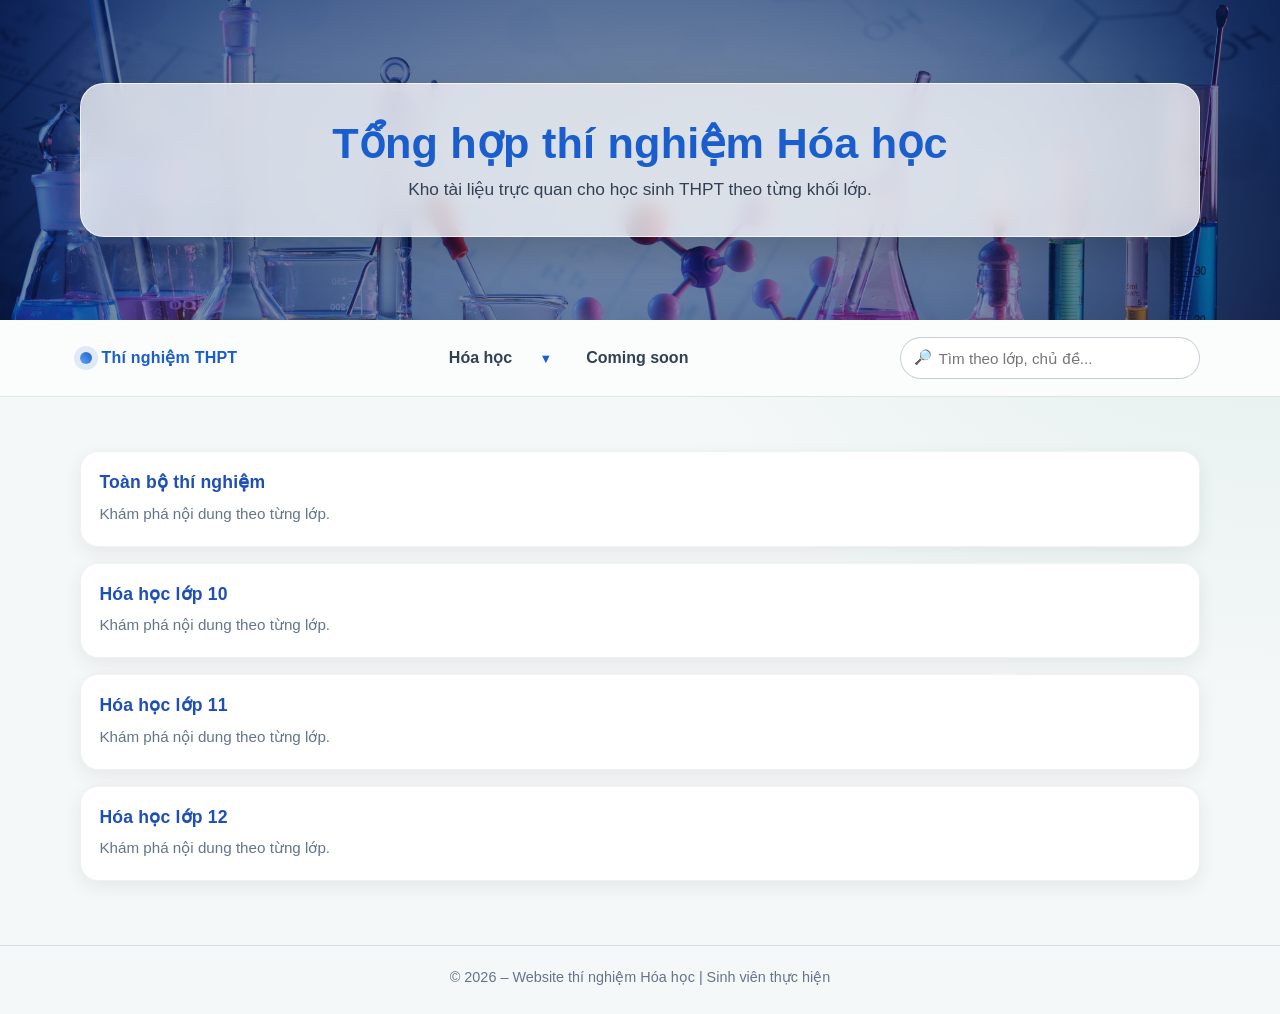
<file: new 1.html>
<!DOCTYPE html>
<html lang="vi">
<head>
    <meta charset="UTF-8">
    <meta name="viewport" content="width=device-width, initial-scale=1.0">
    <title>Tổng hợp thí nghiệm</title>
    <style>
        :root {
            --bg: #f3f6ff;
            --surface: #ffffff;
            --primary: #1a5dcc;
            --primary-600: #154aa4;
            --text: #1e293b;
            --muted: #64748b;
            --shadow: 0 18px 40px rgba(26, 93, 204, 0.15);
            --radius: 18px;
        }

        * {
            margin: 0;
            padding: 0;
            box-sizing: border-box;
        }

        body {
            font-family: "Inter", "Segoe UI", Arial, sans-serif;
            color: var(--text);
            background:
                radial-gradient(circle at top right, #dbe7ff 0%, #f3f6ff 45%),
                var(--bg);
            min-height: 100vh;
            line-height: 1.6;
        }

        a {
            color: inherit;
            text-decoration: none;
        }

        .container {
            width: min(1120px, 92vw);
            margin: 0 auto;
        }

        header {
            position: relative;
            overflow: hidden;
            isolation: isolate;
        }

        .hero {
            min-height: 320px;
            display: grid;
            place-items: center;
            text-align: center;
            background: linear-gradient(rgba(9, 34, 87, 0.58), rgba(9, 34, 87, 0.52)),
                        url("hoahoc2.jpg") center/cover no-repeat;
        }

        .hero-content {
            background: rgba(255, 255, 255, 0.75);
            backdrop-filter: blur(10px);
            border: 1px solid rgba(255, 255, 255, 0.7);
            border-radius: 24px;
            padding: 2rem 2.4rem;
            box-shadow: 0 16px 35px rgba(0, 0, 0, 0.18);
            transform: translateY(12px);
            opacity: 0;
            animation: fadeUp 0.8s ease forwards;
        }

        .hero h1 {
            font-size: clamp(1.8rem, 4vw, 2.7rem);
            color: var(--primary);
            margin-bottom: 0.35rem;
        }

        .hero p {
            color: #334155;
            font-size: clamp(0.95rem, 1.8vw, 1.08rem);
        }

        .nav-wrap {
            position: sticky;
            top: 0;
            z-index: 50;
            background: rgba(255, 255, 255, 0.75);
            backdrop-filter: blur(14px);
            border-bottom: 1px solid rgba(15, 23, 42, 0.08);
        }

        .navbar {
            min-height: 76px;
            display: flex;
            align-items: center;
            justify-content: space-between;
            gap: 1rem;
        }

        .brand {
            display: inline-flex;
            align-items: center;
            gap: 0.6rem;
            font-weight: 700;
            color: var(--primary);
            letter-spacing: 0.2px;
        }

        .brand-dot {
            width: 12px;
            height: 12px;
            border-radius: 50%;
            background: linear-gradient(45deg, #60a5fa, var(--primary));
            box-shadow: 0 0 0 6px rgba(26, 93, 204, 0.12);
        }

        .nav-center {
            display: flex;
            align-items: center;
            gap: 0.7rem;
            flex-wrap: wrap;
        }

        .nav-item {
            position: relative;
        }

        .nav-main {
            display: inline-flex;
            align-items: center;
            gap: 0.35rem;
            padding: 0.65rem 0.95rem;
            border-radius: 12px;
            color: #334155;
            font-weight: 600;
            transition: background 0.2s ease, color 0.2s ease, transform 0.2s ease;
        }

        .nav-main:hover,
        .nav-main:focus-visible {
            background: rgba(26, 93, 204, 0.1);
            color: var(--primary);
            transform: translateY(-1px);
            outline: none;
        }

        .nav-arrow {
            border: none;
            background: transparent;
            color: var(--primary);
            cursor: pointer;
            font-size: 0.8rem;
            line-height: 1;
            padding: 0.2rem;
        }

        .nav-dropdown {
            display: none;
            position: absolute;
            top: calc(100% + 8px);
            left: 0;
            min-width: 190px;
            border-radius: 14px;
            background: var(--surface);
            border: 1px solid rgba(15, 23, 42, 0.08);
            box-shadow: 0 16px 34px rgba(15, 23, 42, 0.14);
            overflow: hidden;
            transform-origin: top left;
            animation: dropdownIn 0.22s ease;
        }

        .nav-dropdown.open {
            display: block;
        }

        .nav-dropdown a {
            display: block;
            padding: 0.7rem 0.95rem;
            font-weight: 500;
            color: #334155;
            transition: background 0.2s ease;
        }

        .nav-dropdown a:hover,
        .nav-dropdown a:focus-visible {
            background: #eef4ff;
            color: var(--primary);
            outline: none;
        }

        .nav-search {
            flex: 0 1 300px;
        }

        .nav-search input {
            width: 100%;
            border: 1px solid rgba(100, 116, 139, 0.35);
            border-radius: 999px;
            padding: 0.67rem 1rem;
            font-size: 0.95rem;
            color: #0f172a;
            background: #fff;
            transition: border-color 0.2s ease, box-shadow 0.2s ease;
        }

        .nav-search input:focus {
            border-color: var(--primary);
            box-shadow: 0 0 0 4px rgba(26, 93, 204, 0.14);
            outline: none;
        }

        main {
            padding: 2.3rem 0 3rem;
        }

        .intro {
            margin-bottom: 1.3rem;
        }

        .intro h2 {
            color: var(--primary);
            font-size: clamp(1.4rem, 2.5vw, 1.9rem);
            margin-bottom: 0.45rem;
        }

        .intro p {
            color: var(--muted);
            max-width: 70ch;
        }

        .card-container {
    display: flex;
    flex-direction: column;
    gap: 1rem;
    margin-top: 1.1rem;
}

        .card {
            display: block;
            background: var(--surface);
            border-radius: var(--radius);
            padding: 1.25rem 1.15rem;
            border: 1px solid rgba(15, 23, 42, 0.06);
            box-shadow: 0 8px 20px rgba(15, 23, 42, 0.06);
            transition: transform 0.25s ease, box-shadow 0.25s ease, border-color 0.25s ease;
            opacity: 0;
            transform: translateY(10px);
            animation: fadeUp 0.48s ease forwards;
        }

        .card:hover,
        .card:focus-visible {
            transform: translateY(-5px);
            border-color: rgba(26, 93, 204, 0.3);
            box-shadow: var(--shadow);
            outline: none;
        }

        .card h3 {
            color: #1d4fb7;
            margin-bottom: 0.45rem;
            font-size: 1.1rem;
        }

        .card p {
            color: var(--muted);
            font-size: 0.95rem;
        }

        .hidden-empty {
            color: var(--muted);
            margin-top: 0.8rem;
            font-size: 0.95rem;
            display: none;
        }

        footer {
            margin-top: 1rem;
            border-top: 1px solid rgba(100, 116, 139, 0.2);
            padding: 1.2rem 0 1.6rem;
            color: var(--muted);
            text-align: center;
            font-size: 0.9rem;
        }

        @keyframes fadeUp {
            to {
                opacity: 1;
                transform: translateY(0);
            }
        }

        @keyframes dropdownIn {
            from {
                opacity: 0;
                transform: scale(0.98) translateY(-6px);
            }
            to {
                opacity: 1;
                transform: scale(1) translateY(0);
            }
        }

        @media (max-width: 920px) {
            .navbar {
                flex-wrap: wrap;
                justify-content: center;
                padding: 0.9rem 0;
            }

            .brand {
                width: 100%;
                justify-content: center;
            }

            .nav-search {
                width: min(420px, 100%);
                flex-basis: 100%;
            }
        }

        @media (max-width: 580px) {
            .hero {
                min-height: 280px;
            }

            .hero-content {
                width: min(94vw, 560px);
                padding: 1.5rem 1.2rem;
            }

            .nav-center {
                justify-content: center;
            }

            .nav-dropdown {
                left: 50%;
                transform: translateX(-50%);
                transform-origin: top center;
            }

            main {
                padding-top: 1.5rem;
            }
        }
    </style>
    <script src="data.js"></script>
    <link rel="stylesheet" href="ui-system.css">
</head>
<body>
    <header>
        <div class="hero">
            <div class="hero-content container">
                <h1>Tổng hợp thí nghiệm Hóa học</h1>
                <p>Kho tài liệu trực quan cho học sinh THPT theo từng khối lớp.</p>
            </div>
        </div>
    </header>

    <div class="nav-wrap">
        <nav class="container navbar" aria-label="Điều hướng chính">
            <a href="index.html" class="brand" aria-label="Trang chủ thí nghiệm">
                <span class="brand-dot" aria-hidden="true"></span>
                Thí nghiệm THPT
            </a>

            <div class="nav-center">
                <div class="nav-item">
                    <a href="thinghiem.html" class="nav-main">Hóa học</a>
                    <button class="nav-arrow" id="menuToggle" aria-expanded="false" aria-controls="experimentMenu" aria-label="Mở menu lớp">▼</button>
                    <div class="nav-dropdown" id="experimentMenu" role="menu" aria-label="Danh sách lớp" aria-hidden="true">
                        <a href="lop10.html" role="menuitem">Lớp 10</a>
                        <a href="lop11.html" role="menuitem">Lớp 11</a>
                        <a href="lop12.html" role="menuitem">Lớp 12</a>
                    </div>
                </div>
                <a href="#" class="nav-main" aria-disabled="true">Coming soon</a>
            </div>

            <div class="nav-search">
                <input type="text" id="searchInput" placeholder="🔍 Tìm theo lớp, chủ đề..." autocomplete="off">
            </div>
        </nav>
    </div>

    <main class="container">
        <section>
            <div class="card-container" id="cardContainer"></div>
            <p class="hidden-empty" id="emptyMessage">Không tìm thấy nội dung phù hợp. Hãy thử từ khóa khác.</p>
        </section>
    </main>

    <footer>
        © 2026 – Website thí nghiệm Hóa học | Sinh viên thực hiện
    </footer>

    <script>
        // Dữ liệu hiển thị mặc định khi chưa gõ tìm kiếm
        const CATEGORY_DATA = [
		{
                title: "Toàn bộ thí nghiệm",
                link: "toanbo.html"
            },
            {
                title: "Hóa học lớp 10",
                link: "lop10.html"
            },
            {
                title: "Hóa học lớp 11",
                link: "lop11.html"
            },
            {
                title: "Hóa học lớp 12",
                link: "lop12.html"
            }
        ];
        // Hàm bỏ dấu tiếng Việt
        function removeVietnameseTones(str) {
            return (str || "")
                .normalize("NFD")
                .replace(/[\u0300-\u036f]/g, "")
                .replace(/đ/g, "d")
                .replace(/Đ/g, "D")
                .toLowerCase();
        }

        function escapeHtml(text = "") {
            return text
                .replace(/&/g, "&amp;")
                .replace(/</g, "&lt;")
                .replace(/>/g, "&gt;");
        }


        // Hàm vẽ thẻ kết quả
        function renderCards(items, type = 'category') {
            const container = document.getElementById("cardContainer");
            const emptyMessage = document.getElementById("emptyMessage");

            container.innerHTML = "";

            if (!items || !items.length) {
                emptyMessage.style.display = "block";
                return;
            }

            emptyMessage.style.display = "none";

            items.forEach((item, index) => {
                const card = document.createElement("a");
                card.className = "card";
                card.style.animationDelay = `${index * 50}ms`; // Hiệu ứng load mượt mà

                const destination = type === "experiment" ? (item.ytLink || item.link || "") : (item.link || "");
                if (destination) {
                    card.href = destination;
                } else {
                    card.setAttribute("aria-disabled", "true");
                    card.tabIndex = -1;
                }

                if (type === "experiment" && destination) {
                    card.target = "_blank";
                    card.rel = "noopener noreferrer";
                }
                
                if (type === 'category') {
                    // Cấu trúc thẻ dành cho hiển thị 3 lớp mặc định
                    card.innerHTML = `
                       <h3>${escapeHtml(item.title || "")}</h3>
                        <p>${escapeHtml(item.description || "Khám phá nội dung theo từng lớp.")}</p>
                    `;
                } else {
                    // Cấu trúc thẻ dành cho kết quả tìm kiếm video từ file data.js
                    card.innerHTML = `
                        <span style="background
                    `;
                }
                container.appendChild(card);
            });
        }

        // Xử lý logic tìm kiếm
        function searchExperiment(value) {
            const normalizedInput = removeVietnameseTones(value.trim());
            const introSection = document.getElementById("introSection");

            // Nếu ô tìm kiếm trống, hiện lại lời chào và 3 thẻ khối lớp
            if (!normalizedInput) {
                introSection.style.display = "block";
                renderCards(CATEGORY_DATA, 'category');
                return;
            }

            // Nếu người dùng bắt đầu gõ, ẩn lời chào
            introSection.style.display = "none";

            // Kiểm tra xem dữ liệu ALL_EXPERIMENTS từ file data.js đã được tải chưa
            if (typeof ALL_EXPERIMENTS !== 'undefined') {
                const filtered = ALL_EXPERIMENTS.filter((item) => {
                    const normalizedText = removeVietnameseTones(`${item.title} ${item.keywords} ${item.badge}`);
                    return normalizedText.includes(normalizedInput);
                });
                renderCards(filtered, 'experiment');
            } else {
                console.error("Lỗi: Không tìm thấy dữ liệu ALL_EXPERIMENTS. Bạn hãy chắc chắn file data.js đã nằm cùng thư mục.");
            }
        }

        // Xử lý bật/tắt menu dropdown
        const menuToggle = document.getElementById("menuToggle");
        const experimentMenu = document.getElementById("experimentMenu");

        menuToggle.addEventListener("click", (event) => {
            event.stopPropagation();
            const isOpen = experimentMenu.classList.toggle("open");
            menuToggle.setAttribute("aria-expanded", String(isOpen));
        });

        document.addEventListener("click", (event) => {
            if (!event.target.closest(".nav-item")) {
                experimentMenu.classList.remove("open");
                menuToggle.setAttribute("aria-expanded", "false");
				experimentMenu.setAttribute("aria-hidden", String(!isOpen));
            }
        });

        // Lắng nghe thao tác gõ phím trên thanh tìm kiếm
        document.getElementById("searchInput").addEventListener("input", (event) => {
            searchExperiment(event.target.value);
        });

        // Gọi hàm vẽ 3 thẻ Lớp 10, 11, 12 ngay khi tải trang lần đầu
        renderCards(CATEGORY_DATA, 'category');
    </script>
    <script src="ui-enhance.js"></script>
</body>
</html>
</file>
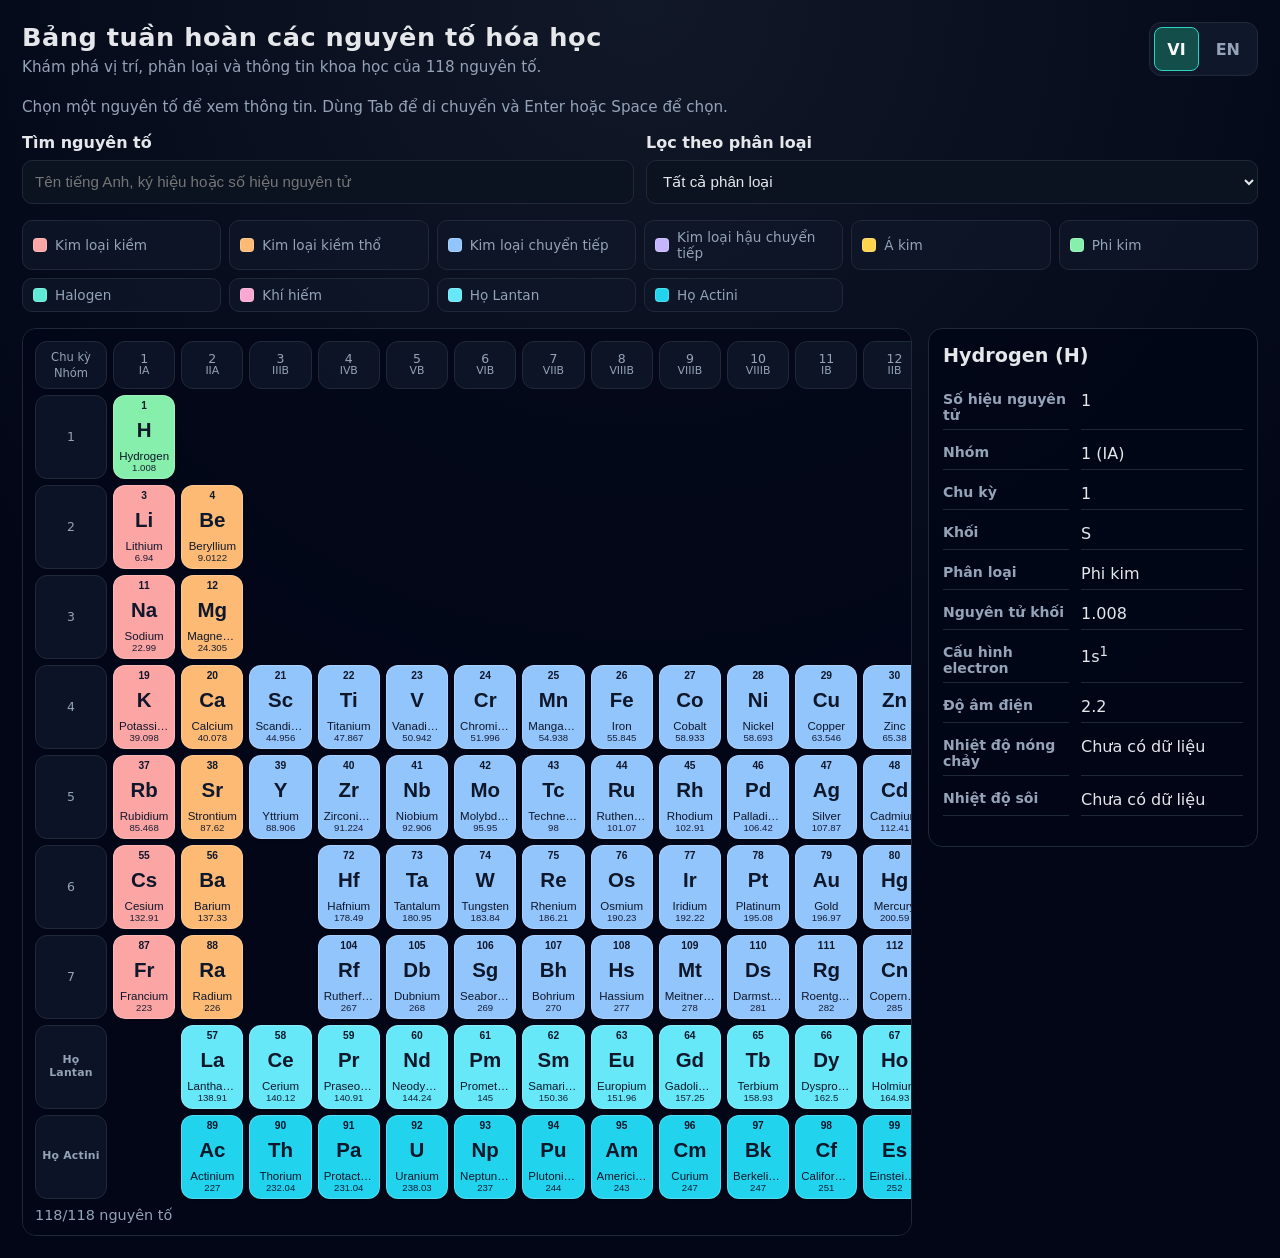
<file: periodic.html>
<!doctype html>
<html lang="vi">
<head>
  <meta charset="UTF-8">
  <meta name="viewport" content="width=device-width, initial-scale=1.0">
  <title>Bảng tuần hoàn các nguyên tố hóa học</title>
  <style>
    :root {
      --bg: #020617;
      --bg-soft: #0f172a;
      --panel: #111827;
      --text: #e5e7eb;
      --muted: #94a3b8;
      --line: #1f2937;
      --tile-text: #0f172a;
      --focus-ring: #f8fafc;
      --radius: 12px;
    }

    * { box-sizing: border-box; }

    body {
      margin: 0;
      font-family: Inter, system-ui, -apple-system, Segoe UI, Roboto, Arial, sans-serif;
      background: radial-gradient(circle at top, #111827 0%, var(--bg) 60%);
      color: var(--text);
      min-height: 100vh;
    }

    .page {
      width: 100%;
      min-width: 0;
      max-width: 1700px;
      margin: 0 auto;
      padding: clamp(12px, 2vw, 22px);
    }

    h1 {
      margin: 0 0 6px;
      font-size: clamp(1.4rem, 2vw, 2.2rem);
      letter-spacing: 0.02em;
    }

    .page-heading {
      display: flex;
      align-items: flex-start;
      justify-content: space-between;
      gap: 16px;
      margin-bottom: 6px;
    }

    .page-heading h1 { min-width: 0; }

    .language-toggle {
      display: inline-flex;
      flex: 0 0 auto;
      gap: 4px;
      padding: 4px;
      border: 1px solid var(--line);
      border-radius: 12px;
      background: var(--bg-soft);
    }

    .language-toggle button {
      min-width: 44px;
      min-height: 44px;
      padding: 8px 12px;
      border: 1px solid transparent;
      border-radius: 8px;
      background: transparent;
      color: var(--muted);
      font: inherit;
      font-weight: 700;
      cursor: pointer;
    }

    .language-toggle button[aria-pressed="true"] {
      border-color: #2dd4bf;
      background: #134e4a;
      color: #f8fafc;
    }

    :where(a, button, input, select, [tabindex]):focus-visible {
      outline: 3px solid var(--focus-ring);
      outline-offset: 3px;
    }

    .visually-hidden {
      position: absolute !important;
      width: 1px !important;
      height: 1px !important;
      padding: 0 !important;
      margin: -1px !important;
      overflow: hidden !important;
      clip: rect(0, 0, 0, 0) !important;
      white-space: nowrap !important;
      border: 0 !important;
    }

    .subtitle {
      margin: 0 0 16px;
      color: var(--muted);
      font-size: 0.95rem;
    }

    .toolbar {
      display: grid;
      grid-template-columns: repeat(2, minmax(0, 1fr));
      gap: 12px;
      margin-bottom: 16px;
    }

    .toolbar-field { display: grid; min-width: 0; gap: 6px; }
    .toolbar-field label { color: var(--text); font-weight: 650; line-height: 1.35; }

    .toolbar input,
    .toolbar select {
      border: 1px solid var(--line);
      background: #0b1220;
      color: var(--text);
      border-radius: 10px;
      padding: 10px 12px;
      font-size: 0.95rem;
      width: 100%;
      min-width: 0;
      min-height: 44px;
    }

    .legend {
      display: grid;
      grid-template-columns: repeat(auto-fit, minmax(180px, 1fr));
      gap: 8px;
      margin-bottom: 16px;
    }

    .legend-item {
      display: flex;
      align-items: center;
      gap: 8px;
      border: 1px solid var(--line);
      border-radius: 10px;
      padding: 8px 10px;
      background: rgba(15, 23, 42, 0.7);
      color: var(--muted);
      font-size: 0.85rem;
      min-width: 0;
      white-space: normal;
      overflow-wrap: anywhere;
    }

    .legend-swatch {
      width: 14px;
      height: 14px;
      border-radius: 4px;
      border: 1px solid rgba(255, 255, 255, 0.2);
      flex: 0 0 14px;
    }

    .layout {
      display: grid;
      grid-template-columns: minmax(0, 1fr) minmax(280px, 330px);
      gap: 16px;
      align-items: start;
    }

    .table-wrap {
      min-width: 0;
      max-width: 100%;
      border: 1px solid var(--line);
      border-radius: 14px;
      background: rgba(2, 6, 23, 0.75);
      padding: 12px;
      overflow: auto;
      overscroll-behavior-inline: contain;
    }

    .periodic-grid {
      min-width: 1300px;
      display: grid;
      grid-template-columns: 72px repeat(18, minmax(62px, 1fr));
      grid-template-rows: 48px repeat(7, 84px) 84px 84px;
      gap: 6px;
      align-items: stretch;
    }

    .corner-cell,
    .group-label,
    .period-label,
    .f-block-label {
      border: 1px solid var(--line);
      border-radius: var(--radius);
      background: rgba(15, 23, 42, 0.8);
      color: var(--muted);
      display: flex;
      align-items: center;
      justify-content: center;
      text-align: center;
      font-size: 0.78rem;
      padding: 4px;
      white-space: nowrap;
      overflow: hidden;
      text-overflow: ellipsis;
    }

    .corner-cell {
      flex-direction: column;
      gap: 2px;
      font-size: 0.72rem;
    }

    .group-label { flex-direction: column; line-height: 1.1; }
    .group-label small { font-size: 0.68rem; }

    .f-block-label {
      justify-content: center;
      padding: 3px;
      font-weight: 600;
      letter-spacing: 0.02em;
      font-size: 0.68rem;
      line-height: 1.15;
      white-space: normal;
      overflow-wrap: anywhere;
      text-overflow: clip;
    }

    .element {
      border: 1px solid rgba(255, 255, 255, 0.22);
      border-radius: var(--radius);
      color: var(--tile-text);
      padding: 5px;
      display: grid;
      grid-template-rows: auto 1fr auto auto;
      align-items: center;
      justify-items: center;
      text-align: center;
      cursor: pointer;
      transition: transform 160ms ease, box-shadow 160ms ease, filter 160ms ease, border-color 160ms ease;
      box-shadow: 0 1px 2px rgba(0, 0, 0, 0.35);
      overflow: hidden;
      position: relative;
      background: #e2e8f0;
      width: 100%;
      height: 100%;
      pointer-events: auto;
      user-select: none;
      touch-action: manipulation;
    }

    .element > * {
      width: 100%;
      margin: 0;
      min-width: 0;
      line-height: 1;
      white-space: nowrap;
      overflow: hidden;
      text-overflow: ellipsis;
    }

    .element.hovered,
    .element:focus-visible {
      transform: scale(1.1);
      z-index: 20;
      box-shadow: 0 14px 25px rgba(0, 0, 0, 0.4);
      filter: brightness(1.03);
      outline: none;
    }

    .element.active {
      border-color: #f8fafc;
      box-shadow: 0 0 0 2px rgba(248, 250, 252, 0.95), 0 0 24px rgba(56, 189, 248, 0.95), 0 0 36px rgba(59, 130, 246, 0.45);
      transform: scale(1.08);
      z-index: 25;
    }

    .atomic-number { font-size: clamp(0.62rem, 0.8vw, 0.72rem); font-weight: 700; }
    .symbol { font-size: clamp(1.02rem, 1.6vw, 1.35rem); font-weight: 800; line-height: 1; }
    .element-name {
      display: block;
      text-align: center;
      line-height: 1.1;
      font-size: clamp(0.6rem, 0.9vw, 0.78rem);
    }
    .mass {
      font-size: clamp(0.52rem, 0.75vw, 0.64rem);
      opacity: 0.95;
      text-overflow: ellipsis;
    }

    .alkali-metal { background: #fca5a5; }
    .alkaline-earth-metal { background: #fdba74; }
    .transition-metal { background: #93c5fd; }
    .post-transition-metal { background: #c4b5fd; }
    .metalloid { background: #fcd34d; }
    .nonmetal { background: #86efac; }
    .halogen { background: #5eead4; }
    .noble-gas { background: #f9a8d4; }
    .lanthanide { background: #67e8f9; }
    .actinide { background: #22d3ee; }

    .detail-panel {
      border: 1px solid var(--line);
      border-radius: 14px;
      background: rgba(2, 6, 23, 0.85);
      padding: 14px;
      position: sticky;
      top: 14px;
      min-height: 380px;
    }

    .detail-panel h2 {
      margin: 0 0 14px;
      font-size: 1.2rem;
      line-height: 1.35;
    }

    .detail-grid {
      display: grid;
      grid-template-columns: minmax(120px, 42%) minmax(0, 1fr);
      gap: 8px 12px;
    }

    .detail-grid > dt,
    .detail-grid > dd {
      min-width: 0;
      padding: 6px 0;
      border-bottom: 1px solid var(--line);
      overflow-wrap: anywhere;
    }

    .detail-grid > dt {
      color: var(--muted);
      font-size: 0.88rem;
      font-weight: 600;
    }

    .detail-grid > dd { margin: 0; }

    .count-info {
      margin-top: 8px;
      color: var(--muted);
      font-size: 0.9rem;
    }

    .element:focus-visible {
      outline: 3px solid var(--focus-ring);
      outline-offset: 2px;
    }

    @media (max-width: 1180px) {
      .layout { grid-template-columns: 1fr; }
      .detail-panel { position: static; }
    }

    @media (max-width: 860px) {
      .periodic-grid {
        min-width: 980px;
        grid-template-columns: 62px repeat(18, minmax(46px, 1fr));
        grid-template-rows: 40px repeat(7, 74px) 74px 74px;
        gap: 4px;
      }

      .element {
        border-radius: 9px;
        padding: 4px;
      }
    }

    @media (max-width: 640px) {
      .page {
        padding: 10px;
      }

      .toolbar {
        gap: 8px;
      }

      .toolbar input,
      .toolbar select {
        width: 100%;
        min-width: 0;
      }

      .legend {
        grid-template-columns: repeat(2, minmax(0, 1fr));
      }

      .legend-item {
        font-size: 0.75rem;
        padding: 7px 8px;
      }

      .page-heading { flex-direction: column-reverse; }
      .language-toggle { align-self: flex-end; }
      .toolbar { grid-template-columns: minmax(0, 1fr); }

      .detail-panel {
        min-height: auto;
        padding: 12px;
      }

      .detail-grid {
        grid-template-columns: minmax(104px, 42%) minmax(0, 1fr);
        font-size: 0.82rem;
      }

      .periodic-grid {
        min-width: 860px;
        grid-template-columns: 56px repeat(18, minmax(40px, 1fr));
        grid-template-rows: 38px repeat(7, 66px) 66px 66px;
      }

      .f-block-label { padding: 2px; font-size: 0.62rem; letter-spacing: 0; }
    }

    @media (prefers-reduced-motion: reduce) {
      *, *::before, *::after {
        animation-duration: 0.01ms !important;
        animation-iteration-count: 1 !important;
        scroll-behavior: auto !important;
        transition-duration: 0.01ms !important;
      }

      .element.hovered,
      .element:focus-visible,
      .element.active { transform: none; }
    }

  </style>
</head>
<body>
  <main class="page">
    <div class="page-heading">
      <div>
        <h1 id="page-title">Bảng tuần hoàn các nguyên tố hóa học</h1>
        <p class="subtitle" id="page-subtitle">Khám phá vị trí, phân loại và thông tin khoa học của 118 nguyên tố.</p>
      </div>
      <div class="language-toggle" id="language-controls" role="group" aria-label="Ngôn ngữ giao diện">
        <button type="button" data-language="vi" aria-label="Tiếng Việt" aria-pressed="true">VI</button>
        <button type="button" data-language="en" aria-label="English" aria-pressed="false">EN</button>
      </div>
    </div>
    <p id="usage-hint" class="subtitle">Chọn một nguyên tố để xem thông tin. Dùng Tab để di chuyển và Enter hoặc Space để chọn.</p>
    <p id="language-status" class="visually-hidden" role="status" aria-live="polite" aria-atomic="true"></p>
    <section class="toolbar" id="periodic-controls" role="search" aria-label="Tìm và lọc nguyên tố">
      <div class="toolbar-field">
        <label id="search-label" for="search">Tìm nguyên tố</label>
        <input id="search" type="search" placeholder="Tên tiếng Anh, ký hiệu hoặc số hiệu nguyên tử">
      </div>
      <div class="toolbar-field">
        <label id="category-label" for="category-filter">Lọc theo phân loại</label>
        <select id="category-filter">
          <option value="all">Tất cả phân loại</option>
          <option value="alkali metal">Kim loại kiềm</option>
          <option value="alkaline earth metal">Kim loại kiềm thổ</option>
          <option value="transition metal">Kim loại chuyển tiếp</option>
          <option value="post-transition metal">Kim loại hậu chuyển tiếp</option>
          <option value="metalloid">Á kim</option>
          <option value="nonmetal">Phi kim</option>
          <option value="halogen">Halogen</option>
          <option value="noble gas">Khí hiếm</option>
          <option value="lanthanide">Họ Lantan</option>
          <option value="actinide">Họ Actini</option>
        </select>
      </div>
    </section>
    <section class="legend" id="category-legend" aria-label="Chú giải phân loại nguyên tố">
      <div class="legend-item"><span class="legend-swatch alkali-metal" aria-hidden="true"></span><span id="legend-alkali-metal">Kim loại kiềm</span></div>
      <div class="legend-item"><span class="legend-swatch alkaline-earth-metal" aria-hidden="true"></span><span id="legend-alkaline-earth-metal">Kim loại kiềm thổ</span></div>
      <div class="legend-item"><span class="legend-swatch transition-metal" aria-hidden="true"></span><span id="legend-transition-metal">Kim loại chuyển tiếp</span></div>
      <div class="legend-item"><span class="legend-swatch post-transition-metal" aria-hidden="true"></span><span id="legend-post-transition-metal">Kim loại hậu chuyển tiếp</span></div>
      <div class="legend-item"><span class="legend-swatch metalloid" aria-hidden="true"></span><span id="legend-metalloid">Á kim</span></div>
      <div class="legend-item"><span class="legend-swatch nonmetal" aria-hidden="true"></span><span id="legend-nonmetal">Phi kim</span></div>
      <div class="legend-item"><span class="legend-swatch halogen" aria-hidden="true"></span><span id="legend-halogen">Halogen</span></div>
      <div class="legend-item"><span class="legend-swatch noble-gas" aria-hidden="true"></span><span id="legend-noble-gas">Khí hiếm</span></div>
      <div class="legend-item"><span class="legend-swatch lanthanide" aria-hidden="true"></span><span id="legend-lanthanide">Họ Lantan</span></div>
      <div class="legend-item"><span class="legend-swatch actinide" aria-hidden="true"></span><span id="legend-actinide">Họ Actini</span></div>
    </section>

    <div class="layout">
      <section class="table-wrap" id="table-wrap" tabindex="0" role="region" aria-label="Bảng tuần hoàn, có thể cuộn ngang" aria-describedby="usage-hint">
        <h2 id="table-section-heading" class="visually-hidden">Bảng tuần hoàn</h2>
        <div id="periodic-table" class="periodic-grid" role="group" aria-label="Các nguyên tố hóa học" aria-busy="true"></div>
        <div id="count-info" class="count-info" role="status" aria-live="polite" aria-atomic="true">Đang tải 118 nguyên tố…</div>
      </section>

      <aside id="detail-panel" class="detail-panel" role="region" aria-label="Thông tin nguyên tố đang chọn" aria-live="polite" aria-atomic="true">
        <h2 id="element-details-heading">Thông tin nguyên tố</h2>
        <p>Đang tải dữ liệu…</p>
      </aside>
    </div>
  </main>

  <script src="periodic.js"></script>
</body>
</html>
</file>
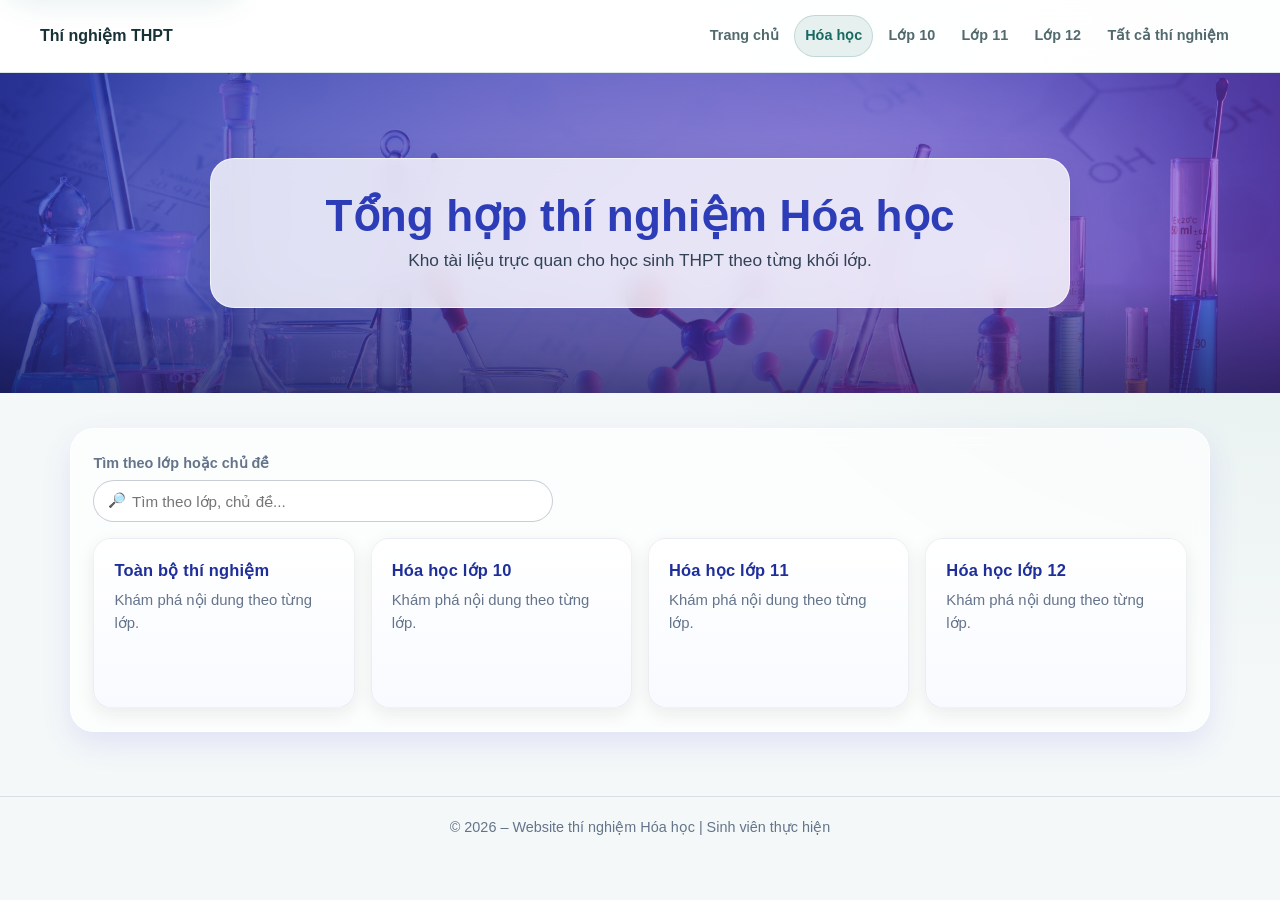
<file: thinghiem.html>
<!DOCTYPE html>
<html lang="vi">
<head>
    <meta charset="UTF-8">
    <meta name="viewport" content="width=device-width, initial-scale=1.0">
    <title>Danh mục thí nghiệm Hóa học | Thí nghiệm THPT</title>
    <style>
        :root {
            --bg: #eef2ff;
            --surface: #ffffff;
            --surface-2: #f8faff;
            --primary: #4f46e5;
            --primary-2: #7c3aed;
            --primary-soft: rgba(79, 70, 229, 0.14);
            --text: #0f172a;
            --muted: #64748b;
            --border: rgba(15, 23, 42, 0.08);
            --shadow-sm: 0 10px 24px rgba(15, 23, 42, 0.08);
            --shadow-md: 0 16px 36px rgba(79, 70, 229, 0.18);
            --radius-xl: 24px;
            --radius-lg: 18px;
            --radius-md: 14px;
        }

        * {
            margin: 0;
            padding: 0;
            box-sizing: border-box;
        }

        html,
        body {
            min-height: 100%;
        }

        body {
            font-family: "Inter", "Segoe UI", Arial, sans-serif;
            color: var(--text);
            background:
                radial-gradient(circle at 10% 5%, #dbe5ff 0%, transparent 42%),
                radial-gradient(circle at 90% 0%, #ede9fe 0%, transparent 36%),
                linear-gradient(180deg, #f6f9ff 0%, var(--bg) 100%);
            line-height: 1.6;
            opacity: 0;
            animation: pageFade 0.7s ease forwards;
        }

        a {
            color: inherit;
            text-decoration: none;
        }

        .container {
            width: min(1140px, 92vw);
            margin: 0 auto;
        }

        .hero {
            position: relative;
            min-height: 320px;
            display: grid;
            place-items: center;
            text-align: center;
            background: linear-gradient(130deg, rgba(46, 55, 170, 0.72), rgba(120, 60, 204, 0.62)),
                        url("hoahoc2.jpg") center/cover no-repeat;
            overflow: hidden;
            isolation: isolate;
        }

        .hero::after {
            content: "";
            position: absolute;
            inset: 0;
            background: linear-gradient(to top, rgba(8, 15, 48, 0.48), transparent 35%);
            z-index: -1;
        }

        .hero-content {
            width: min(860px, 92vw);
            background: rgba(255, 255, 255, 0.8);
            backdrop-filter: blur(12px);
            border: 1px solid rgba(255, 255, 255, 0.65);
            border-radius: var(--radius-xl);
            box-shadow: 0 20px 40px rgba(10, 26, 81, 0.2);
            padding: clamp(1.3rem, 2.8vw, 2rem) clamp(1rem, 3vw, 2.4rem);
            transform: translateY(14px);
            opacity: 0;
            animation: fadeUp 0.7s ease forwards;
            animation-delay: 0.08s;
        }

        .hero h1 {
            font-size: clamp(1.8rem, 4vw, 2.75rem);
            line-height: 1.15;
            color: #2d3db8;
            margin-bottom: 0.35rem;
        }

        .hero p {
            color: #334155;
            font-size: clamp(0.95rem, 1.8vw, 1.08rem);
        }

        .nav-wrap {
            position: sticky;
            top: 0;
            z-index: 60;
            background: rgba(255, 255, 255, 0.82);
            border-bottom: 1px solid var(--border);
            backdrop-filter: blur(14px);
        }

        .navbar {
            min-height: 80px;
            display: flex;
            align-items: center;
            justify-content: space-between;
            gap: 1rem;
            padding: 0.9rem 0;
        }

        .home-btn {
            display: inline-flex;
            align-items: center;
            gap: 0.5rem;
            padding: 0.62rem 1rem;
            border-radius: 999px;
            border: 1px solid rgba(79, 70, 229, 0.26);
            background: linear-gradient(125deg, #ffffff, #edf2ff);
            color: #3442ad;
            font-weight: 700;
            transition: transform 0.22s ease, box-shadow 0.22s ease, border-color 0.22s ease;
            box-shadow: 0 8px 18px rgba(79, 70, 229, 0.16);
        }

        .home-btn:hover,
        .home-btn:focus-visible {
            transform: translateY(-2px) scale(1.02);
            box-shadow: 0 14px 26px rgba(79, 70, 229, 0.23);
            border-color: rgba(79, 70, 229, 0.45);
            outline: none;
        }

        .home-btn .arrow {
            font-size: 1.03rem;
            line-height: 1;
        }

        .nav-center {
            display: flex;
            align-items: center;
            gap: 0.7rem;
            flex-wrap: wrap;
        }

        .nav-item {
            position: relative;
        }

        .nav-main {
            display: inline-flex;
            align-items: center;
            gap: 0.32rem;
            padding: 0.65rem 0.95rem;
            border-radius: 12px;
            color: #334155;
            font-weight: 600;
            transition: background 0.2s ease, color 0.2s ease, transform 0.2s ease;
        }

        .nav-main:hover,
        .nav-main:focus-visible {
            background: rgba(79, 70, 229, 0.1);
            color: var(--primary);
            transform: translateY(-1px);
            outline: none;
        }

        .nav-arrow {
            border: none;
            background: transparent;
            color: var(--primary);
            cursor: pointer;
            font-size: 0.82rem;
            line-height: 1;
            padding: 0.25rem;
            transition: transform 0.18s ease;
        }

        .nav-arrow[aria-expanded="true"] {
            transform: rotate(180deg);
        }

        .nav-dropdown {
            display: none;
            position: absolute;
            top: calc(100% + 10px);
            left: 0;
            min-width: 190px;
            border-radius: var(--radius-md);
            background: var(--surface);
            border: 1px solid var(--border);
            box-shadow: 0 14px 28px rgba(15, 23, 42, 0.14);
            overflow: hidden;
            transform-origin: top left;
            animation: dropdownIn 0.22s ease;
        }

        .nav-dropdown.open {
            display: block;
        }

        .nav-dropdown a {
            display: block;
            padding: 0.72rem 0.95rem;
            font-weight: 500;
            color: #334155;
            transition: background 0.2s ease, color 0.2s ease;
        }

        .nav-dropdown a:hover,
        .nav-dropdown a:focus-visible {
            background: #eef2ff;
            color: var(--primary);
            outline: none;
        }

        .nav-search {
            flex: 0 1 320px;
            position: relative;
        }

        .nav-search input {
            width: 100%;
            border: 1px solid rgba(100, 116, 139, 0.35);
            border-radius: 999px;
            padding: 0.72rem 1.1rem;
            font-size: 0.95rem;
            color: #0f172a;
            background: #fff;
            transition: border-color 0.22s ease, box-shadow 0.22s ease, transform 0.22s ease;
        }

        .nav-search input:focus {
            border-color: var(--primary);
            box-shadow: 0 0 0 4px var(--primary-soft), 0 10px 20px rgba(79, 70, 229, 0.15);
            transform: translateY(-1px);
            outline: none;
        }

        main {
            padding: 2.2rem 0 3rem;
        }

        .section-card {
            background: rgba(255, 255, 255, 0.7);
            border: 1px solid rgba(255, 255, 255, 0.72);
            border-radius: var(--radius-xl);
            backdrop-filter: blur(8px);
            padding: clamp(1.1rem, 2vw, 1.4rem);
            box-shadow: 0 12px 30px rgba(79, 70, 229, 0.12);
        }

        .category-search {
            width: min(480px, 100%);
            margin-bottom: 1rem;
        }

        .category-search label {
            display: block;
            margin-bottom: .35rem;
            color: var(--muted);
            font-size: .9rem;
            font-weight: 650;
        }

        .card-container {
            display: grid;
            grid-template-columns: repeat(auto-fit, minmax(240px, 1fr));
            gap: 1rem;
            margin-top: 0.2rem;
        }

        .card {
            position: relative;
            display: flex;
            flex-direction: column;
            gap: 0.72rem;
            background: linear-gradient(180deg, #ffffff, var(--surface-2));
            border-radius: var(--radius-lg);
            border: 1px solid var(--border);
            box-shadow: var(--shadow-sm);
            transition: transform 0.26s ease, box-shadow 0.26s ease, border-color 0.26s ease;
            overflow: hidden;
            opacity: 0;
            transform: translateY(10px);
            animation: fadeUp 0.46s ease forwards;
            min-height: 170px;
        }

        .card:hover,
        .card:focus-visible {
            transform: translateY(-5px) scale(1.04);
            box-shadow: var(--shadow-md);
            border-color: rgba(79, 70, 229, 0.35);
            outline: none;
        }

        .card-thumb {
            width: 100%;
            aspect-ratio: 16 / 9;
            object-fit: cover;
            display: block;
            background: linear-gradient(135deg, #e0e7ff, #ede9fe);
        }

        .card-content {
            display: flex;
            flex-direction: column;
            gap: 0.45rem;
            padding: 1rem;
        }

        .card-badge {
            position: absolute;
            top: 10px;
            right: 10px;
            padding: 0.34rem 0.62rem;
            border-radius: 999px;
            background: rgba(15, 23, 42, 0.72);
            color: #fff;
            font-size: 0.74rem;
            font-weight: 700;
            letter-spacing: 0.1px;
            backdrop-filter: blur(4px);
        }

        .card h3 {
            color: #1e2f9a;
            font-size: 1.03rem;
            line-height: 1.35;
            font-weight: 800;
            margin: 0;
        }

        .card p {
            color: var(--muted);
            font-size: 0.93rem;
            margin: 0;
        }

        .card-channel {
            color: #6b7280;
            font-size: 0.84rem;
            font-weight: 500;
        }

        .hidden-empty {
            color: var(--muted);
            margin-top: 1rem;
            font-size: 0.95rem;
            display: none;
        }

        footer {
            margin-top: 1rem;
            border-top: 1px solid rgba(100, 116, 139, 0.2);
            padding: 1.2rem 0 1.7rem;
            color: var(--muted);
            text-align: center;
            font-size: 0.9rem;
        }

        @keyframes pageFade {
            to {
                opacity: 1;
            }
        }

        @keyframes fadeUp {
            to {
                opacity: 1;
                transform: translateY(0);
            }
        }

        @keyframes dropdownIn {
            from {
                opacity: 0;
                transform: scale(0.98) translateY(-6px);
            }
            to {
                opacity: 1;
                transform: scale(1) translateY(0);
            }
        }

        @media (max-width: 930px) {
            .navbar {
                flex-wrap: wrap;
                justify-content: center;
                gap: 0.8rem;
            }

            .nav-search {
                width: min(480px, 100%);
                flex-basis: 100%;
            }
        }

        @media (max-width: 580px) {
            .hero {
                min-height: 270px;
            }

            .hero-content {
                border-radius: 18px;
            }

            .nav-center {
                justify-content: center;
            }

            .nav-dropdown {
                left: 50%;
                transform: translateX(-50%);
                transform-origin: top center;
            }

            .card-container {
                grid-template-columns: 1fr;
            }

            main {
                padding-top: 1.5rem;
            }
        }
    </style>
    <script src="data.js"></script>
    <link rel="stylesheet" href="ui-system.css">
</head>
<body>
    <a class="skip-link" href="#main-content">Bỏ qua đến nội dung chính</a>
    <div data-site-nav data-current-page="thinghiem.html"></div>
    <header>
        <div class="hero">
            <div class="hero-content">
                <h1>Tổng hợp thí nghiệm Hóa học</h1>
                <p>Kho tài liệu trực quan cho học sinh THPT theo từng khối lớp.</p>
            </div>
        </div>
    </header>

    <main class="container" id="main-content">
        <section class="section-card">
            <div class="category-search" role="search" aria-label="Tìm theo lớp hoặc chủ đề">
                <label for="searchInput">Tìm theo lớp hoặc chủ đề</label>
                <div class="nav-search">
                    <input type="text" id="searchInput" placeholder="Tìm theo lớp, chủ đề..." autocomplete="off">
                </div>
            </div>
            <p class="visually-hidden" id="searchStatus" role="status" aria-live="polite" aria-atomic="true"></p>
            <div class="card-container" id="cardContainer"></div>
            <p class="hidden-empty" id="emptyMessage">Không tìm thấy nội dung phù hợp. Hãy thử từ khóa khác.</p>
        </section>
    </main>

    <footer>
        © 2026 – Website thí nghiệm Hóa học | Sinh viên thực hiện
    </footer>

    <script>
        const CATEGORY_DATA = [
            {
                title: "Toàn bộ thí nghiệm",
                link: "toanbo.html"
            },
            {
                title: "Hóa học lớp 10",
                link: "lop10.html"
            },
            {
                title: "Hóa học lớp 11",
                link: "lop11.html"
            },
            {
                title: "Hóa học lớp 12",
                link: "lop12.html"
            }
        ];

        const searchStatus = document.getElementById("searchStatus");
        let searchStatusTimer = 0;

        function announceSearchResults(count, type) {
            window.clearTimeout(searchStatusTimer);
            searchStatusTimer = window.setTimeout(() => {
                if (type === "category") {
                    searchStatus.textContent = `${count} danh mục lớp học.`;
                } else if (count === 0) {
                    searchStatus.textContent = "Không tìm thấy nội dung phù hợp.";
                } else {
                    searchStatus.textContent = `${count} kết quả thí nghiệm.`;
                }
            }, 250);
        }

        function removeVietnameseTones(str) {
            return (str || "")
                .normalize("NFD")
                .replace(/[\u0300-\u036f]/g, "")
                .replace(/đ/g, "d")
                .replace(/Đ/g, "D")
                .toLowerCase();
        }

        function escapeHtml(text = "") {
            return text
                .replace(/&/g, "&amp;")
                .replace(/</g, "&lt;")
                .replace(/>/g, "&gt;");
        }

        function renderCards(items, type = "category") {
            const container = document.getElementById("cardContainer");
            const emptyMessage = document.getElementById("emptyMessage");

            container.innerHTML = "";

            if (!items || !items.length) {
                emptyMessage.style.display = "block";
                return;
            }

            emptyMessage.style.display = "none";

            items.forEach((item, index) => {
                const card = document.createElement("a");
                card.className = "card";
                card.style.animationDelay = `${index * 55}ms`;

                const destination = type === "experiment" ? (item.ytLink || item.link || "") : (item.link || "");
                if (destination) {
                    card.href = destination;
                } else {
                    card.setAttribute("aria-disabled", "true");
                    card.tabIndex = -1;
                }

                if (type === "experiment" && destination) {
                    card.target = "_blank";
                    card.rel = "noopener noreferrer";
                }

                if (type === "category") {
                    card.innerHTML = `
                        <div class="card-content">
                            <h3>${escapeHtml(item.title || "")}</h3>
                            <p>${escapeHtml(item.description || "Khám phá nội dung theo từng lớp.")}</p>
                        </div>
                    `;
                } else {
                    const thumbnail = item.thumbnail || "";
                    const channel = item.channel || "Kênh: Không rõ";
                    const badge = item.badge || "Không rõ lớp";
                    card.innerHTML = `
                        <span class="card-badge">${escapeHtml(badge)}</span>
                        ${thumbnail ? `<img class="card-thumb" src="${escapeHtml(thumbnail)}" alt="Thumbnail ${escapeHtml(item.title || "video")}" loading="lazy">` : ""}
                        <div class="card-content">
                            <h3>${escapeHtml(item.title || "Video thí nghiệm")}</h3>
                            <p>Nhấn để xem video tại trang ${escapeHtml(badge)}</p>
                            <p class="card-channel">${escapeHtml(channel)}</p>
                        </div>
                    `;
                }

                container.appendChild(card);
            });
        }

        function searchExperiment(value) {
            const normalizedInput = removeVietnameseTones(value.trim());

            if (!normalizedInput) {
                renderCards(CATEGORY_DATA, "category");
                announceSearchResults(CATEGORY_DATA.length, "category");
                return;
            }

            if (typeof ALL_EXPERIMENTS !== "undefined") {
                const filtered = ALL_EXPERIMENTS.filter((item) => {
                    const normalizedText = removeVietnameseTones(`${item.title} ${item.keywords} ${item.badge}`);
                    return normalizedText.includes(normalizedInput);
                });
                renderCards(filtered, "experiment");
                announceSearchResults(filtered.length, "experiment");
            } else {
                console.error("Lỗi: Không tìm thấy dữ liệu ALL_EXPERIMENTS. Bạn hãy chắc chắn file data.js đã nằm cùng thư mục.");
                window.clearTimeout(searchStatusTimer);
                searchStatus.textContent = "Không tải được dữ liệu thí nghiệm.";
            }
        }

        document.getElementById("searchInput").addEventListener("input", (event) => {
            searchExperiment(event.target.value);
        });

        renderCards(CATEGORY_DATA, "category");
        announceSearchResults(CATEGORY_DATA.length, "category");
    </script>
    <script src="ui-enhance.js"></script>
</body>
</html>
</file>
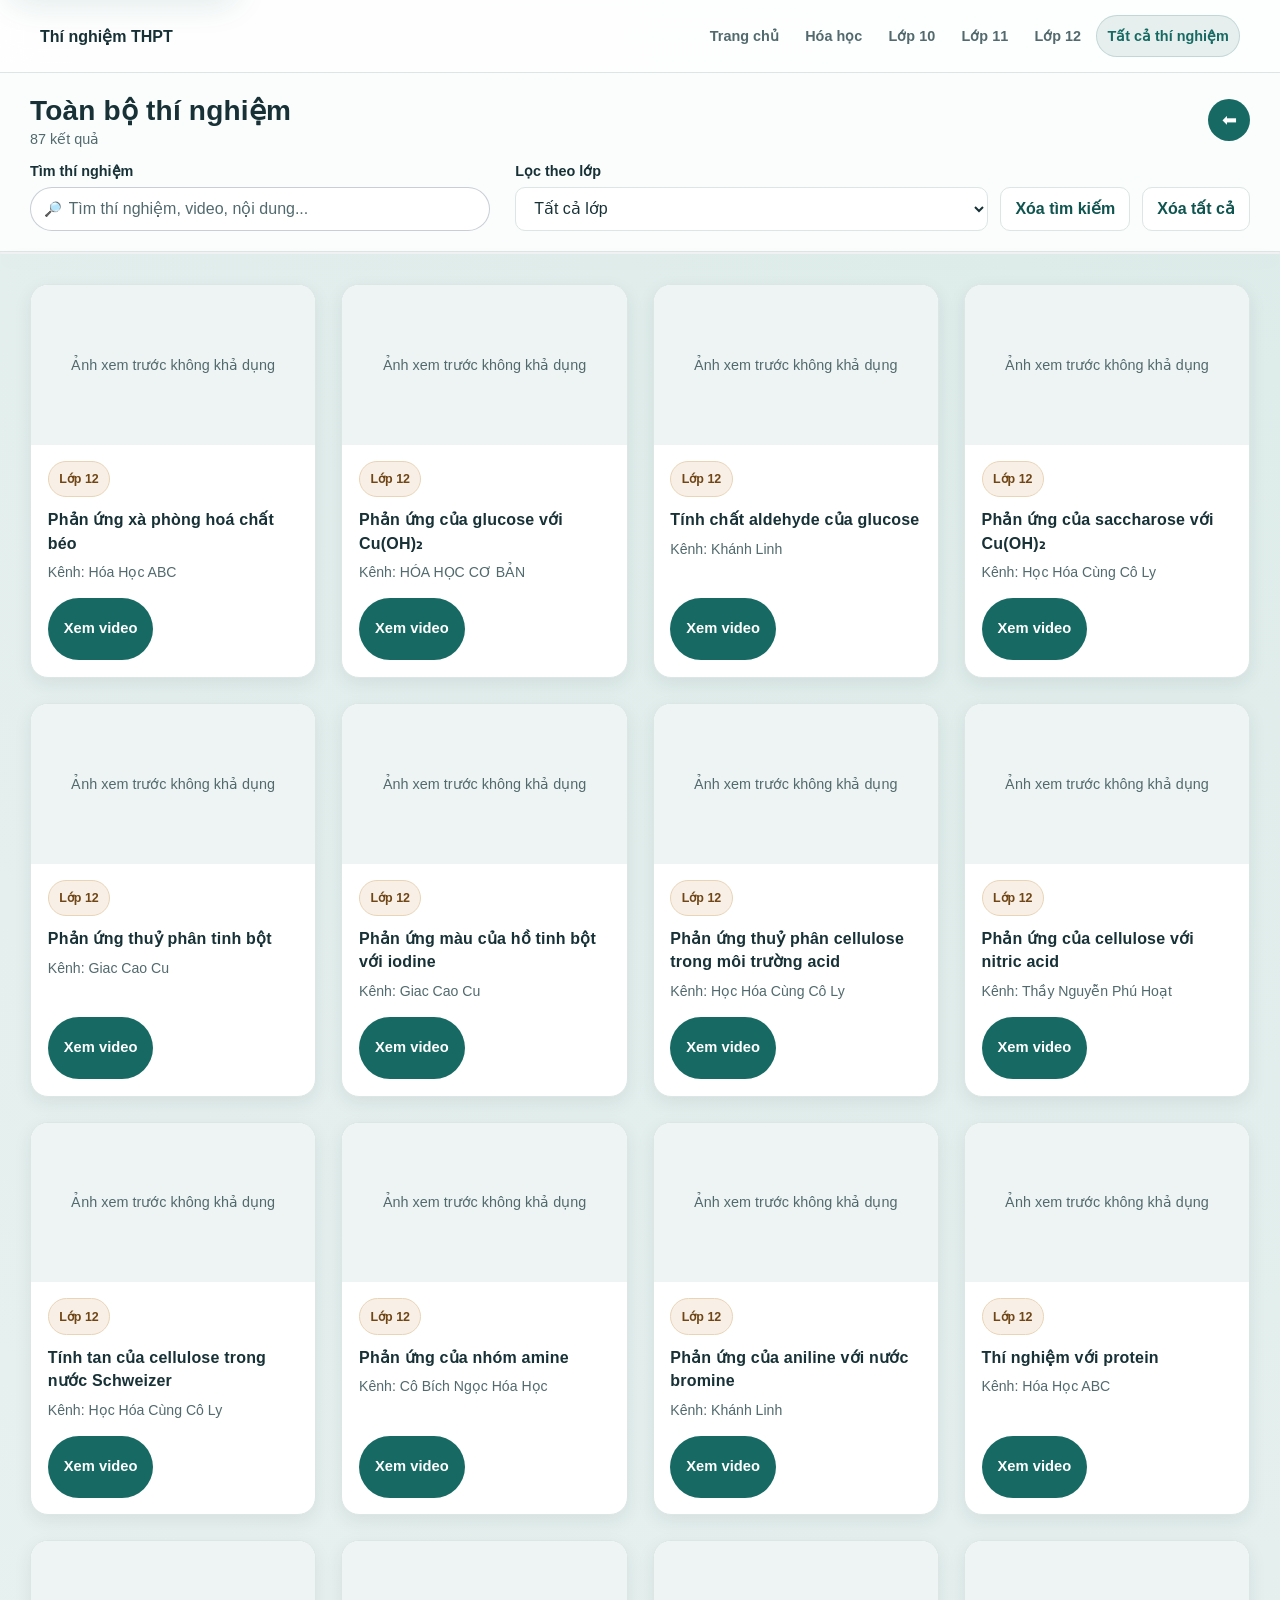
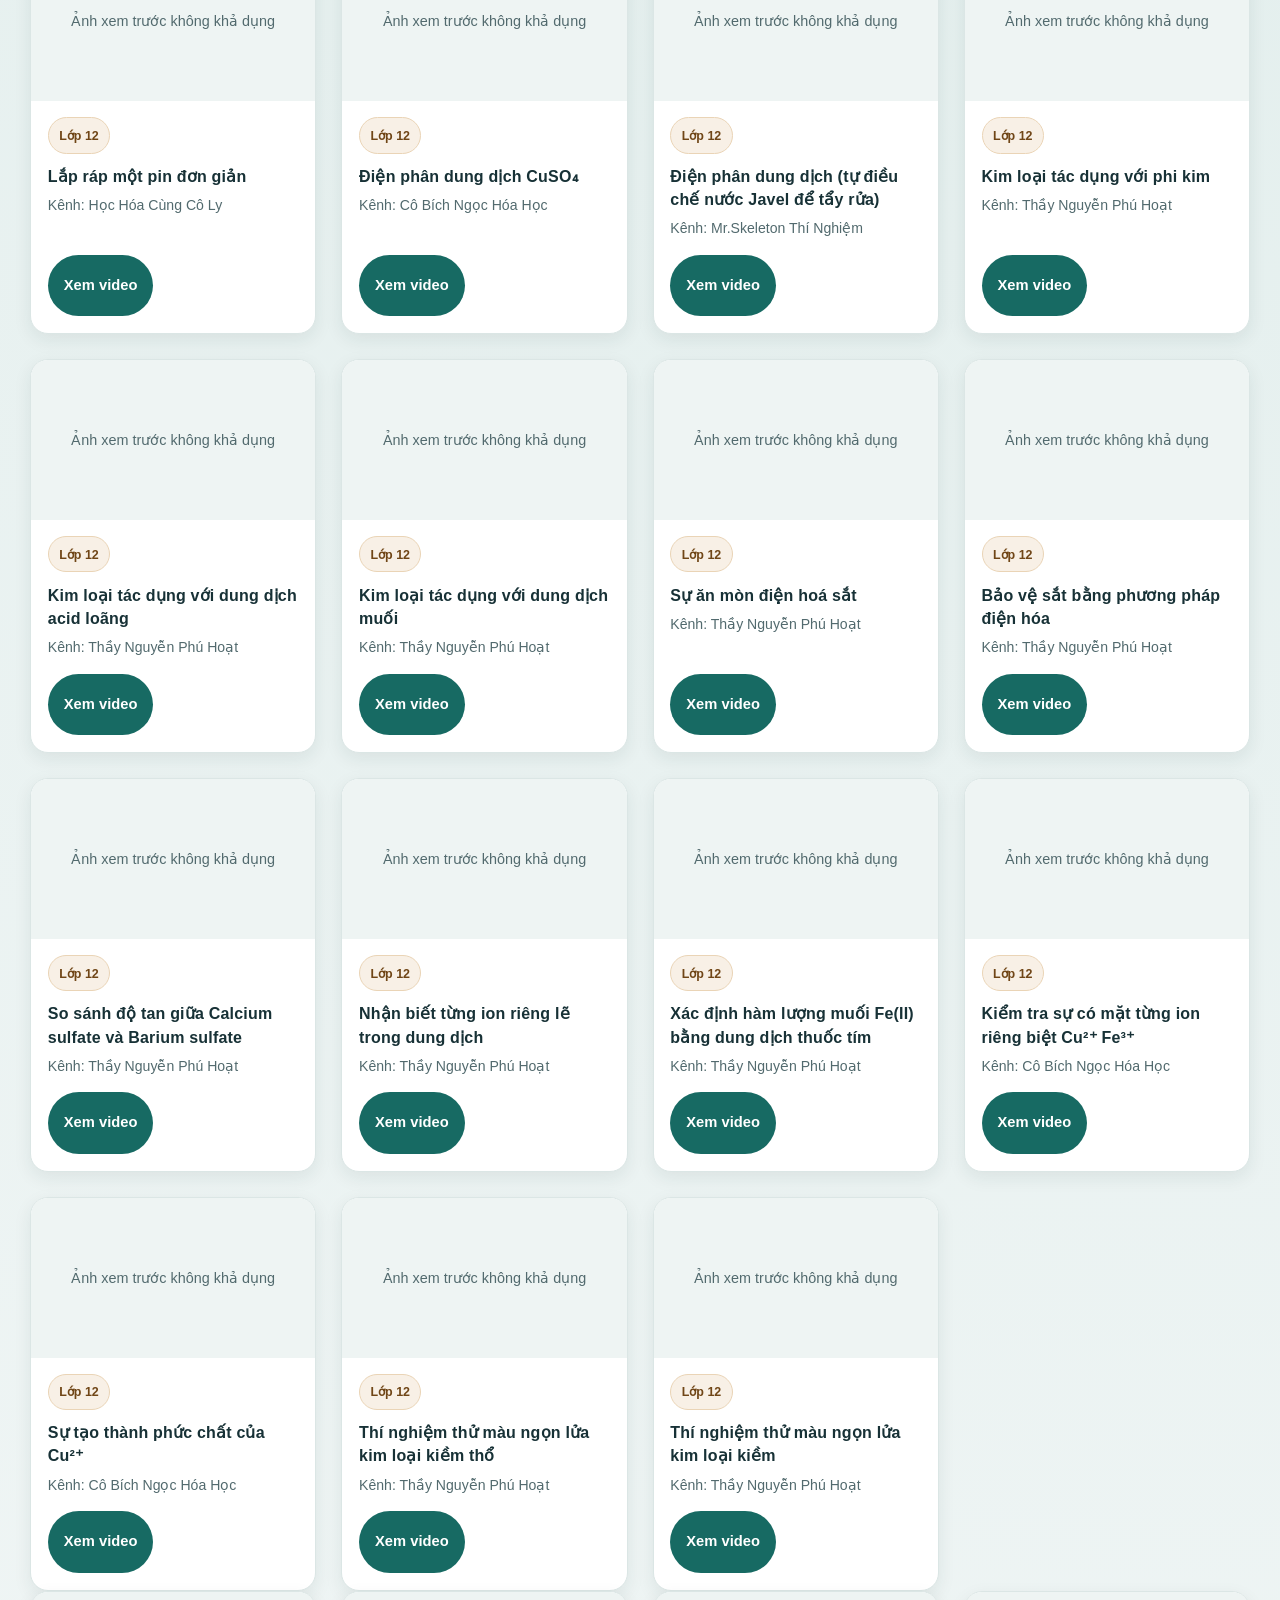
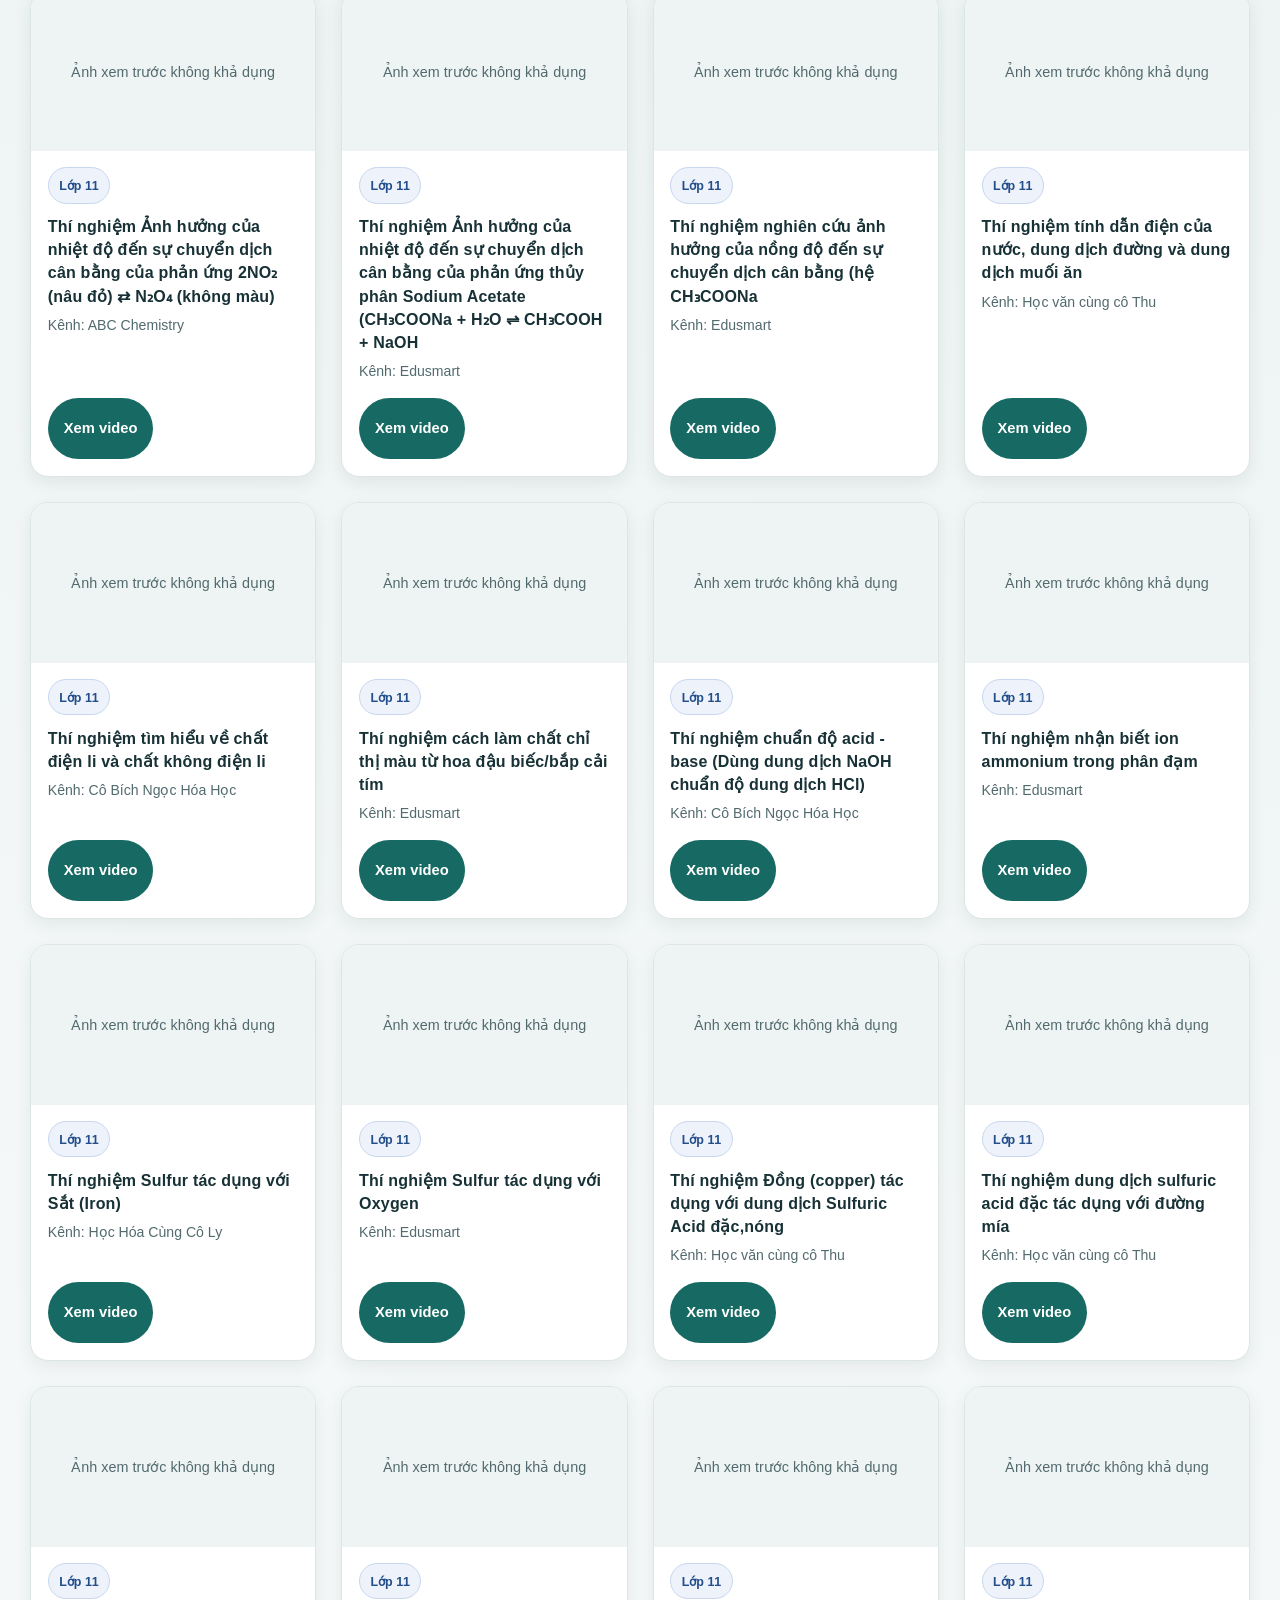
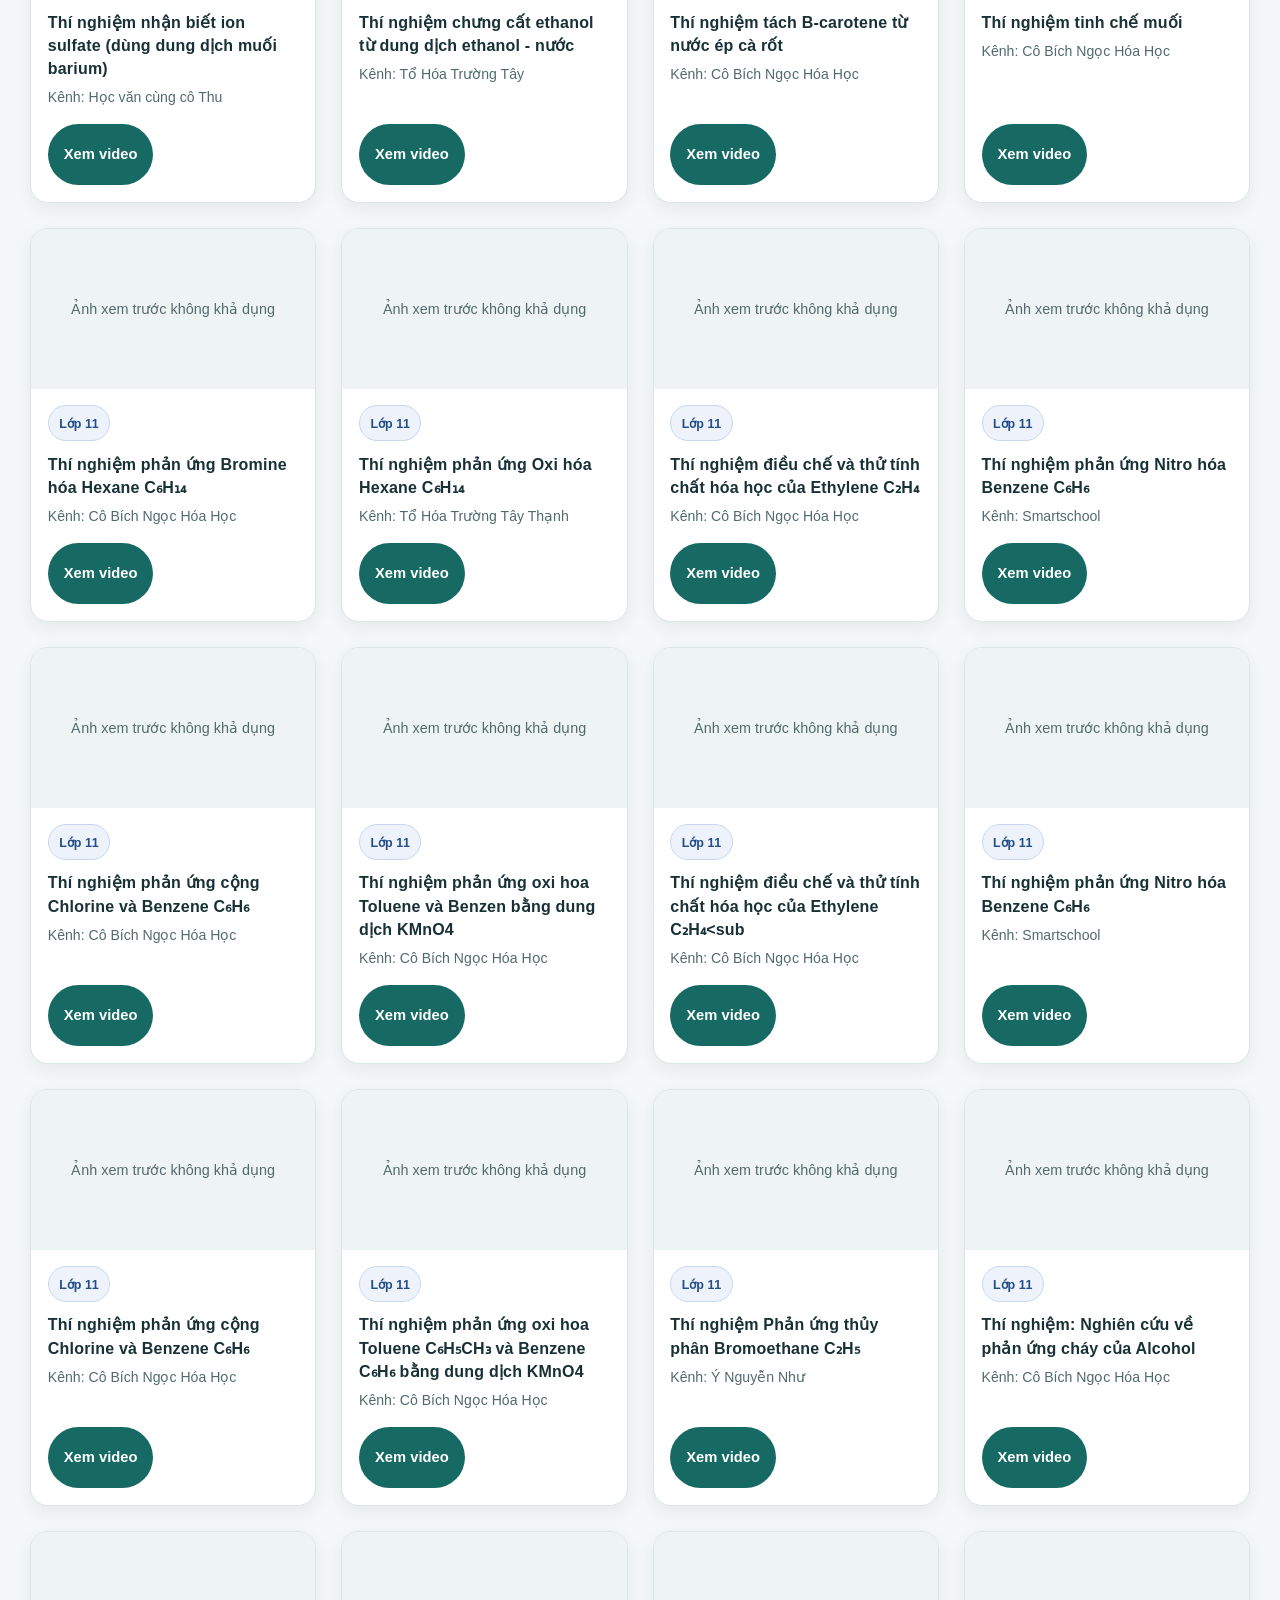
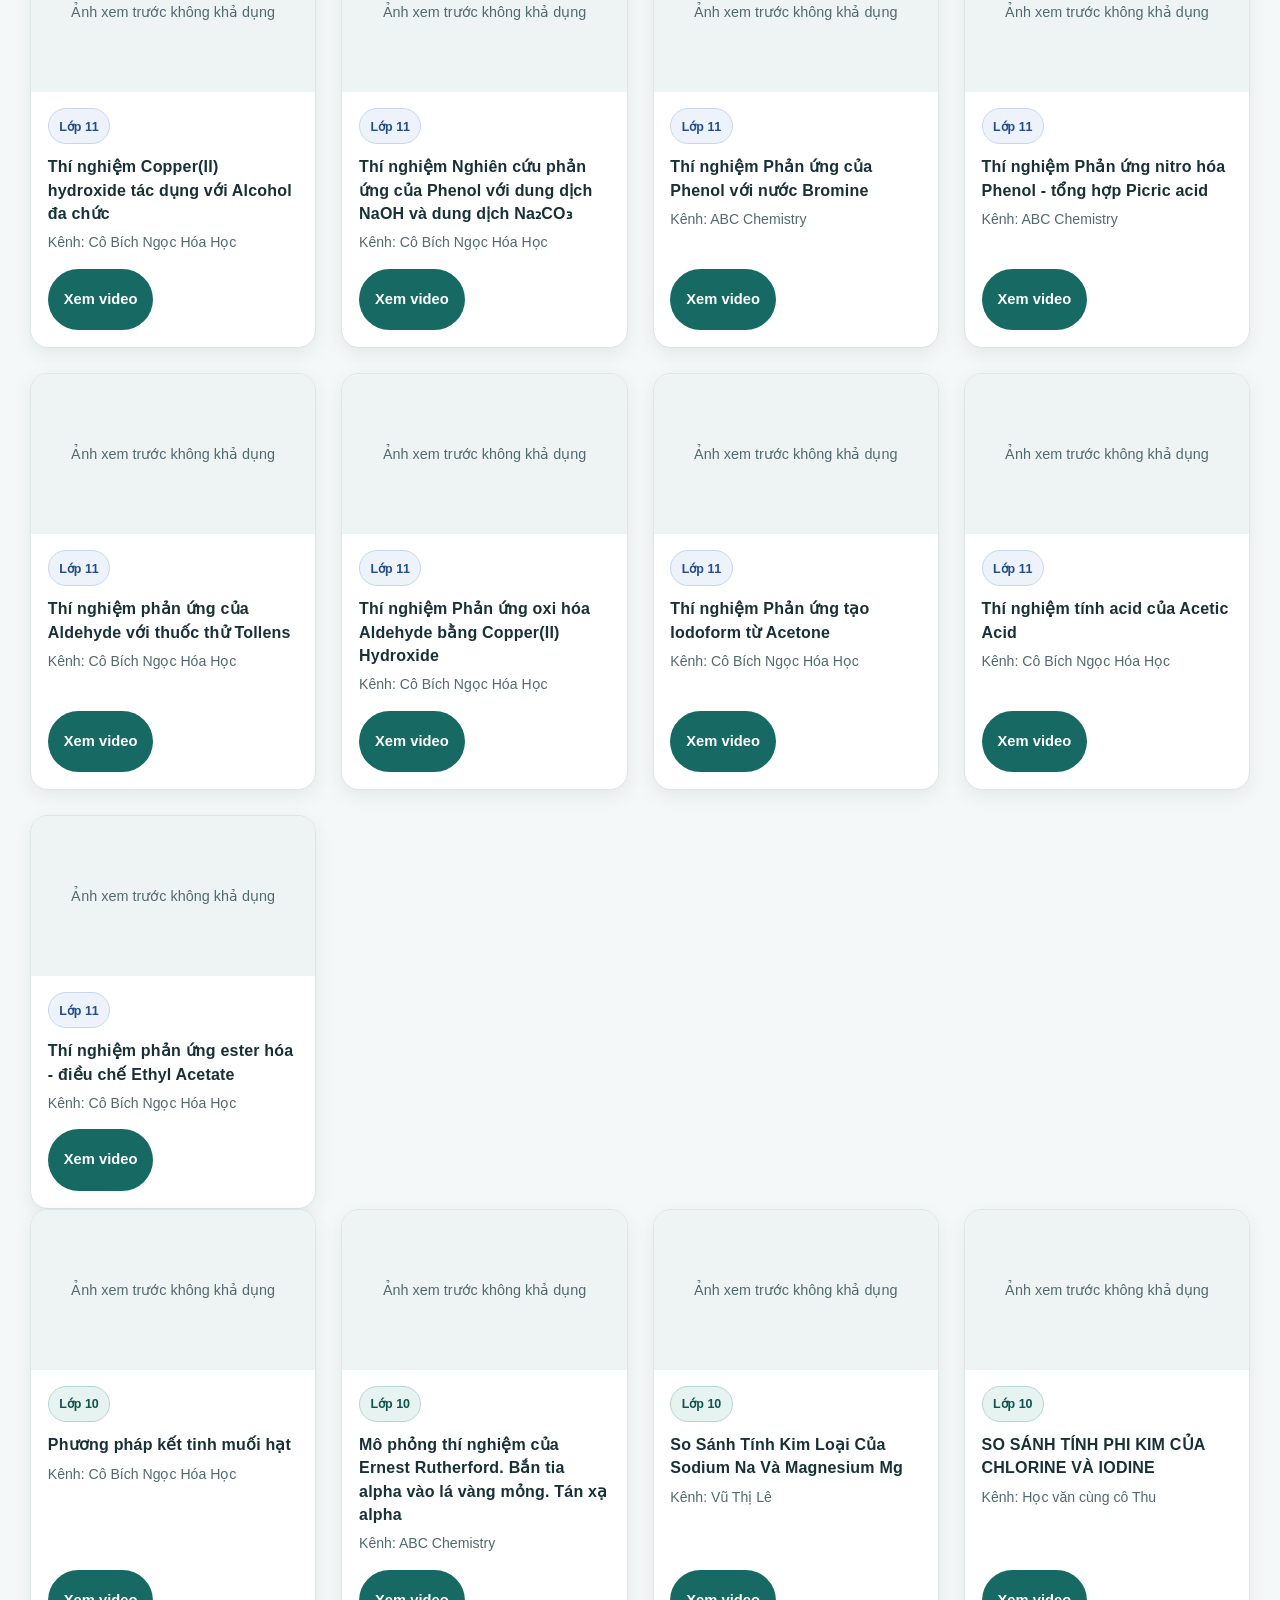
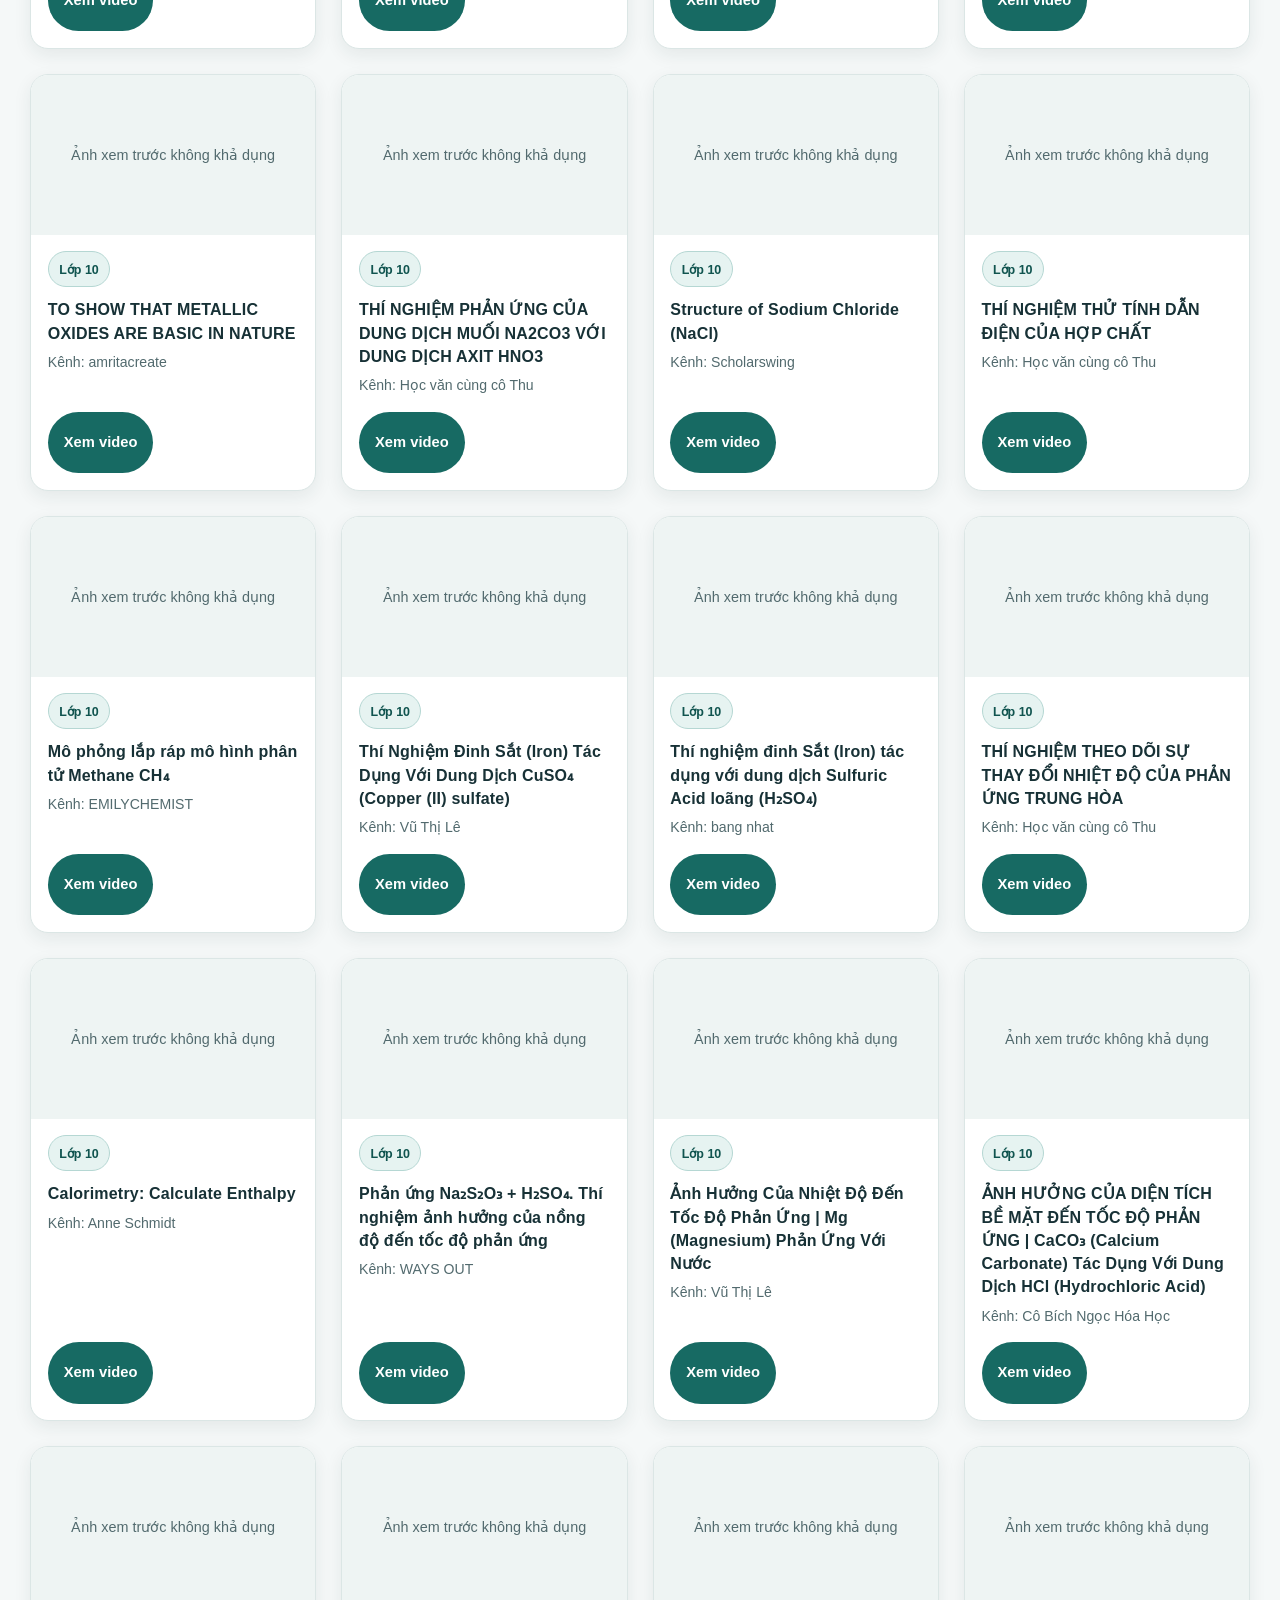
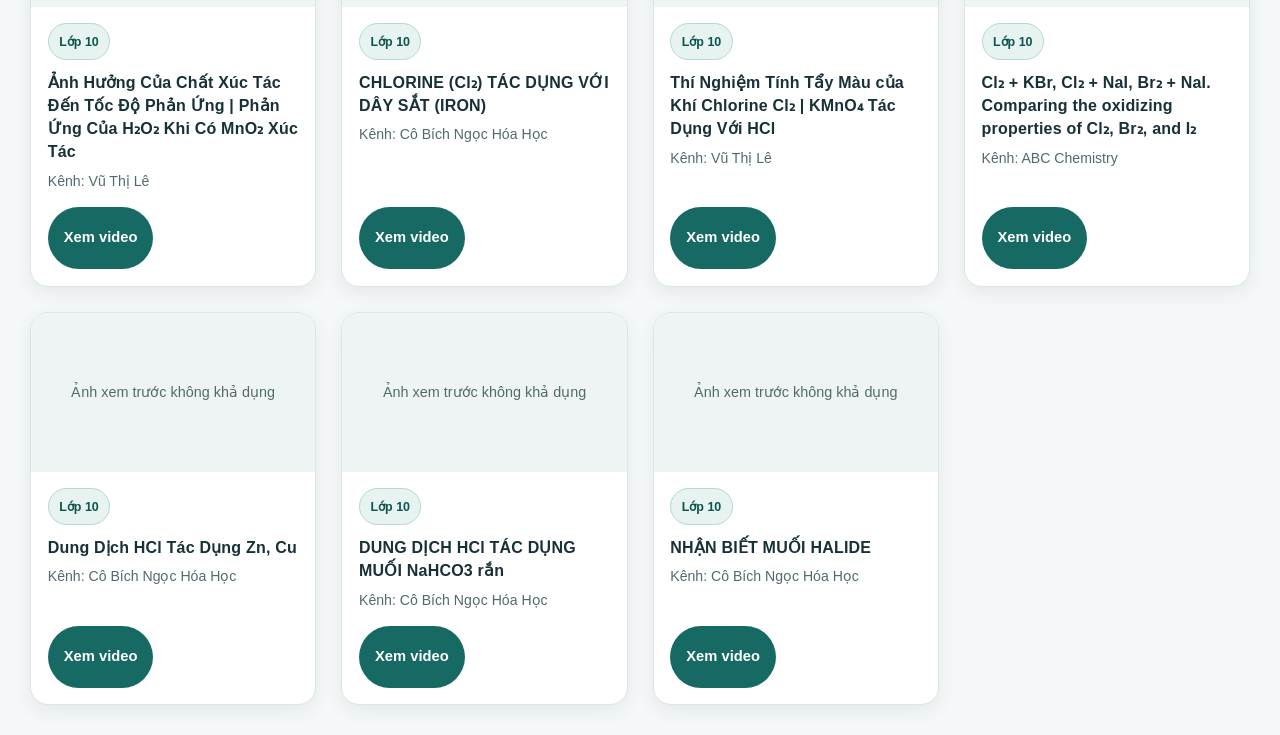
<file: toanbo.html>
<!DOCTYPE html>
<html lang="vi">
<head>
    <meta charset="UTF-8">
    <title>Toàn bộ thí nghiệm Hóa học | Thí nghiệm THPT</title>
    <meta name="viewport" content="width=device-width, initial-scale=1.0">

    <style>
        body{
            margin:0;
            font-family: "Segoe UI", Arial, sans-serif;
            background:#f5f6f8;
            color:#222;
        }

        /* ===== HEADER ===== */
        .top{
            padding:20px 30px;
            background:white;
            border-bottom:1px solid #ddd;
        }

        .top h1{
            margin:0;
            font-size:28px;
        }

        .tags{
            margin-top:10px;
        }

        .tag{
            display:inline-block;
            border:1px solid #7a2bc2;
            color:#7a2bc2;
            padding:6px 12px;
            border-radius:6px;
            margin-right:8px;
            font-size:14px;
        }

        /* ===== GRID ===== */
        .container{
            padding:30px;
        }

        .grid{
            display:grid;
            grid-template-columns: repeat(auto-fill, minmax(260px, 1fr));
            gap:25px;
        }

        /* ===== CARD ===== */
        .card{
            background:white;
            border-radius:14px;
            overflow:hidden;
            box-shadow:0 4px 10px rgba(0,0,0,0.08);
            transition:0.3s;
        }

        .card:hover{
            transform:translateY(-5px);
        }

        .thumb{
            position:relative;
            height:150px;
            background:#ddd;
        }

        .thumb img{
            width:100%;
            height:100%;
            object-fit:cover;
        }

        .new{
            position:absolute;
            top:10px;
            right:-30px;
            background:#e91e63;
            color:white;
            padding:5px 40px;
            transform:rotate(45deg);
            font-size:12px;
            font-weight:bold;
        }

        .card-content{
            padding:15px;
        }

        .card-content h3{
            margin:0 0 10px;
            font-size:18px;
        }

        .icons{
            display:flex;
            gap:10px;
            flex-wrap:wrap;
        }

        .icon{
            width:28px;
            height:28px;
            border-radius:6px;
            background:#eee;
            display:flex;
            align-items:center;
            justify-content:center;
            font-size:14px;
        }
		.thumb{
    position:relative;
    height:150px;
    background:#ddd;
}

.thumb img{
    width:100%;
    height:100%;
    object-fit:cover;
}

.play-btn{
    position:absolute;
    top:50%;
    left:50%;
    transform:translate(-50%, -50%);
    background:rgba(0,0,0,0.6);
    color:white;
    font-size:30px;
    padding:12px 18px;
    border-radius:50%;
    text-decoration:none;
}
.thumb iframe{
    width:100%;
    height:100%;
    border:none;
}
.search-box{
    margin-top:15px;
}

.search-box input{
    width:100%;
    max-width:420px;
    padding:10px 14px;
    font-size:15px;
    border-radius:8px;
    border:1px solid #ccc;
    outline:none;
}

.search-box input:focus{
    border-color:#7a2bc2;
}
.top-bar{
    display:flex;
    align-items:center;
    justify-content:space-between;
}

.back-btn{
    width:42px;
    height:42px;
    border-radius:50%;
    background:#7a2bc2;
    color:white;
    text-decoration:none;
    display:flex;
    align-items:center;
    justify-content:center;
    font-size:18px;
    transition:0.3s;
}

.back-btn:hover{
    background:#5a1e96;
    transform:scale(1.05);
}
.channel{
    margin:0;
    font-size:14px;
    color:#666;
}
    </style>
    <link rel="stylesheet" href="ui-system.css">
    <link rel="stylesheet" href="search-filter.css">
</head>







<body>
    <a class="skip-link" href="#main-content">Bỏ qua đến nội dung chính</a>
    <div data-site-nav data-current-page="toanbo.html"></div>
    <main id="main-content">
    <!-- HEADER -->
    <div class="top">
    <div class="top-bar">
        <div>
            <h1>Toàn bộ thí nghiệm</h1>
            <p class="page-result-count"><span id="resultCount" aria-live="off">0</span> kết quả</p>
                <span id="resultAnnouncement" class="visually-hidden" role="status" aria-live="polite" aria-atomic="true"></span>
        </div>

        <!-- Nút trở về -->
        <a href="thinghiem.html" class="back-btn" aria-label="Về danh mục thí nghiệm" title="Quay lại">
            ⬅
        </a>
    </div>

    <!-- Ô tìm kiếm -->
    <div class="search-box search-controls">
        <div class="search-control-field"><label for="searchInput">Tìm thí nghiệm</label><input type="text" id="searchInput" placeholder="🔍 Tìm thí nghiệm, video, nội dung..." autocomplete="off"></div>
        <div class="search-control-field"><label for="gradeFilter">Lọc theo lớp</label><select id="gradeFilter">
            <option value="all">Tất cả lớp</option>
            <option value="10">Lớp 10</option>
            <option value="11">Lớp 11</option>
            <option value="12">Lớp 12</option>
        </select></div>
        <button type="button" id="clearSearchBtn">Xóa tìm kiếm</button>
        <button type="button" id="resetFiltersBtn">Xóa tất cả</button>
    </div>
</div>


    </div>
<div class="card">
   
</div>

    <!-- CONTENT -->
    <div class="container">
        <p id="noResultMsg" class="search-no-results" hidden>Không tìm thấy thí nghiệm phù hợp. Thử từ khóa khác hoặc thay đổi bộ lọc.</p>
        <div class="grid phase6d-card-grid" id="experimentGridGrade12" aria-busy="true">
		
      


























    </div>
	<div class="grid phase6d-card-grid" id="experimentGridGrade11" aria-busy="true">
            

            
            
	
			
	
		
	
		
			
			
	
	
		
		
	
		
	
	
		
			
	
	
		
			
				
	
	
	
		
			
			
				
				
				
					
           </div> 
           <div class="grid phase6d-card-grid" id="experimentGridGrade10" aria-busy="true">
            

            
            
	
			
	
		
	
		
			
			
	
	
		
		
		
		
	
	
		
			
				
<script type="module">
        import * as repository from "./experiment-repository.js";
        import { createExperimentCard, createDebouncedStatusAnnouncer, renderLoading, renderError } from "./components/ui.js";
        import { createSearchIndex, filterSearchIndex } from "./search-filter.js";

        // Ordered fingerprints preserve the legacy 87-card baseline without duplicating its dataset.
        const LEGACY_PARITY = {"youtubeIds":"c2f69b7a:a1847340","titles":"6c0858e8:bf8b10c4","thumbnails":"682ac68b:a79533a7","urls":"e21b3c94:2607e970","channels":"c7bd0033:d65082df","badges":"bd353322:ae0860a6","grades":"b0a7fa25:c3922081"};
        const CHANNEL_EXCEPTIONS = [
            { position: 28, youtubeId: "mfO5ocybEj4", legacy: "Kênh: ABC Chemistryt", canonical: "Kênh: ABC Chemistry" },
            { position: 47, youtubeId: "JXdy_RB7DyE", legacy: "Kênh: Smartschool-Trường học thông minh", canonical: "Kênh: Smartschool" },
            { position: 51, youtubeId: "JXdy_RB7DyE", legacy: "Kênh: Smartschool-Trường học thông minh", canonical: "Kênh: Smartschool" }
        ];
        const grids = [...document.querySelectorAll(".container .grid")];
        const searchInput = document.getElementById("searchInput");
        const gradeFilter = document.getElementById("gradeFilter");
        const resultCount = document.getElementById("resultCount");
        const noResultMsg = document.getElementById("noResultMsg");
        const announceResults = createDebouncedStatusAnnouncer(document.getElementById("resultAnnouncement"));
        const isRepositoryCheck = new URLSearchParams(window.location.search).has("repository-check");

        function normalizeText(value) {
            return String(value ?? "").trim().replace(/\s+/g, " ");
        }

        function fingerprint(values) {
            const serialized = JSON.stringify(values);
            let first = 2166136261;
            let second = 5381;
            for (let index = 0; index < serialized.length; index += 1) {
                const character = serialized.charCodeAt(index);
                first = Math.imul(first ^ character, 16777619) >>> 0;
                second = (Math.imul(second, 33) ^ character) >>> 0;
            }
            return first.toString(16).padStart(8, "0") + ":" + second.toString(16).padStart(8, "0");
        }

        function reportParity(message, passed, details = {}) {
            window.toanboRepositoryParity = { passed, message, ...details };
            if (!isRepositoryCheck) return;
            let status = document.getElementById("repositoryCheckStatus");
            if (!status) {
                status = document.createElement("p");
                status.id = "repositoryCheckStatus";
                status.setAttribute("role", passed ? "status" : "alert");
                status.style.cssText = "padding:12px 30px;margin:0;background:#fff;color:#222";
                document.querySelector(".top").append(status);
            }
            status.textContent = message;
        }

        function checkParity(occurrences) {
            const values = {
                youtubeIds: occurrences.map((item) => item.video.youtubeId),
                titles: occurrences.map((item) => normalizeText(item.title)),
                thumbnails: occurrences.map((item) => item.thumbnail),
                urls: occurrences.map((item) => item.ytLink),
                channels: occurrences.map((item) => normalizeText(item.video.channel)),
                badges: occurrences.map((item) => item.badge),
                grades: occurrences.map((item) => item.experiment.grade)
            };
            const errors = [];
            if (occurrences.length !== 87) errors.push("count expected 87, got " + occurrences.length);
            for (const [field, actualValues] of Object.entries(values)) {
                if (fingerprint(actualValues) !== LEGACY_PARITY[field]) errors.push(field + " ordered parity mismatch");
            }
            const gradeCounts = {
                12: values.grades.filter((grade) => grade === 12).length,
                11: values.grades.filter((grade) => grade === 11).length,
                10: values.grades.filter((grade) => grade === 10).length
            };
            if (gradeCounts[12] !== 27 || gradeCounts[11] !== 37 || gradeCounts[10] !== 23) {
                errors.push("grade distribution mismatch");
            }
            const channelExceptions = CHANNEL_EXCEPTIONS.map((entry) => {
                const item = occurrences[entry.position - 1];
                return item && item.video.youtubeId === entry.youtubeId &&
                    normalizeText(item.video.channel) === entry.canonical;
            });
            if (channelExceptions.some((matches) => !matches)) errors.push("expected canonical channel exception mismatch");

            const protectedIds = ["Wuo8SachZYE", "lUbu8zZ7RSs", "JXdy_RB7DyE", "mk9G-R-exkI", "0-Is2lVfuls", "cRMZ0HH6R0Q"];
            const counts = Object.fromEntries(protectedIds.map((id) => [
                id,
                values.youtubeIds.filter((youtubeId) => youtubeId === id).length
            ]));
            if (counts.Wuo8SachZYE !== 2 || values.youtubeIds[42] !== "Wuo8SachZYE" || values.youtubeIds[64] !== "Wuo8SachZYE" || counts.lUbu8zZ7RSs !== 2 ||
                counts.JXdy_RB7DyE !== 2 || counts["mk9G-R-exkI"] !== 2 ||
                counts["0-Is2lVfuls"] !== 2 || counts.cRMZ0HH6R0Q !== 2 || values.youtubeIds[30] !== "cRMZ0HH6R0Q" || values.youtubeIds[71] !== "cRMZ0HH6R0Q") {
                errors.push("protected occurrence count mismatch");
            }
            const titleVariants = [...new Set(occurrences
                .filter((item) => item.video.youtubeId === "0-Is2lVfuls")
                .map((item) => normalizeText(item.title)))];
            if (titleVariants.length !== 2) errors.push("0-Is2lVfuls title variants mismatch");
            const incompleteOccurrence = occurrences[49];
            const incompleteTitle = Boolean(incompleteOccurrence &&
                incompleteOccurrence.video.youtubeId === "lUbu8zZ7RSs" &&
                incompleteOccurrence.title.includes("C₂H₄<sub"));
            if (!incompleteTitle) errors.push("incomplete title fragment missing");

            return {
                errors,
                fieldParity: Object.fromEntries(Object.keys(values).map((field) => [
                    field,
                    fingerprint(values[field]) === LEGACY_PARITY[field]
                ])),
                gradeCounts,
                protectedCounts: counts,
                titleVariants,
                channelExceptions: CHANNEL_EXCEPTIONS,
                incompleteTitle
            };
        }

        function showGridError(message) {
            grids.forEach((grid) => {
                grid.replaceChildren();
                grid.setAttribute("aria-busy", "false");
            });
            renderError(grids[0], message);
        }

        async function initializePage() {
            grids.forEach((grid) => {
                grid.setAttribute("aria-busy", "true");
                grid.replaceChildren();
            });
            renderLoading(grids[0], "Đang tải danh sách thí nghiệm…");
            try {
                await repository.load();
                const occurrences = await repository.getPageOccurrences("toanbo");
                const parity = checkParity(occurrences);
                if (parity.errors.length) {
                    reportParity("TOANBO REPOSITORY PARITY FAIL: " + parity.errors.join("; "), false, parity);
                    showGridError("Không thể xác minh dữ liệu thí nghiệm. Vui lòng tải lại trang.");
                    return;
                }

                const gradeGroups = [];
                occurrences.forEach((item, index) => {
                    const grade = item.experiment.grade;
                    let group = gradeGroups[gradeGroups.length - 1];
                    if (!group || group.grade !== grade) {
                        group = { grade, start: index, end: index };
                        gradeGroups.push(group);
                    }
                    group.end = index + 1;
                });
                if (grids.length !== 3 || gradeGroups.length !== 3 ||
                    gradeGroups[0].grade !== 12 || gradeGroups[1].grade !== 11 || gradeGroups[2].grade !== 10) {
                    reportParity("TOANBO REPOSITORY PARITY FAIL: legacy grade grid structure mismatch", false, parity);
                    showGridError("Không thể xác minh cấu trúc danh sách thí nghiệm. Vui lòng tải lại trang.");
                    return;
                }

                const cards = occurrences.map((item, index) => createExperimentCard(item, { showChannel: true, occurrenceIndex: index + 1 }));
                gradeGroups.forEach((group, index) => {
                    grids[index].replaceChildren(...cards.slice(group.start, group.end));
                    grids[index].setAttribute("aria-busy", "false");
                });
                const searchIndex = createSearchIndex(occurrences, cards);
                const updateResults = () => {
                    const count = filterSearchIndex(searchIndex, {
                        query: searchInput.value,
                        grade: gradeFilter.value
                    });
                    resultCount.textContent = count;
                    noResultMsg.hidden = count !== 0;
                    announceResults(count === 0 ? "Không tìm thấy thí nghiệm phù hợp." : `Có ${count} thí nghiệm phù hợp.`);
                };
                updateResults();
                reportParity("TOANBO REPOSITORY PARITY PASS: 87/87 vị trí; phân bố L12 27, L11 37, L10 23; toàn bộ trường khớp. Có 3 channel legacy discrepancies đã canonicalize.", true, parity);

                searchInput.addEventListener("input", updateResults);
                gradeFilter.addEventListener("change", updateResults);
                document.getElementById("clearSearchBtn").addEventListener("click", () => {
                    searchInput.value = "";
                    updateResults();
                    searchInput.focus();
                });
                document.getElementById("resetFiltersBtn").addEventListener("click", () => {
                    searchInput.value = "";
                    gradeFilter.value = "all";
                    updateResults();
                    searchInput.focus();
                });
            } catch (error) {
                reportParity("TOANBO REPOSITORY LOAD FAIL: " + error.message, false);
                showGridError("Không thể tải danh sách thí nghiệm. Vui lòng thử lại sau.");
            }
        }

        initializePage();
    </script>
    </main>
    <script src="ui-enhance.js"></script>
</body>
</html>
</file>
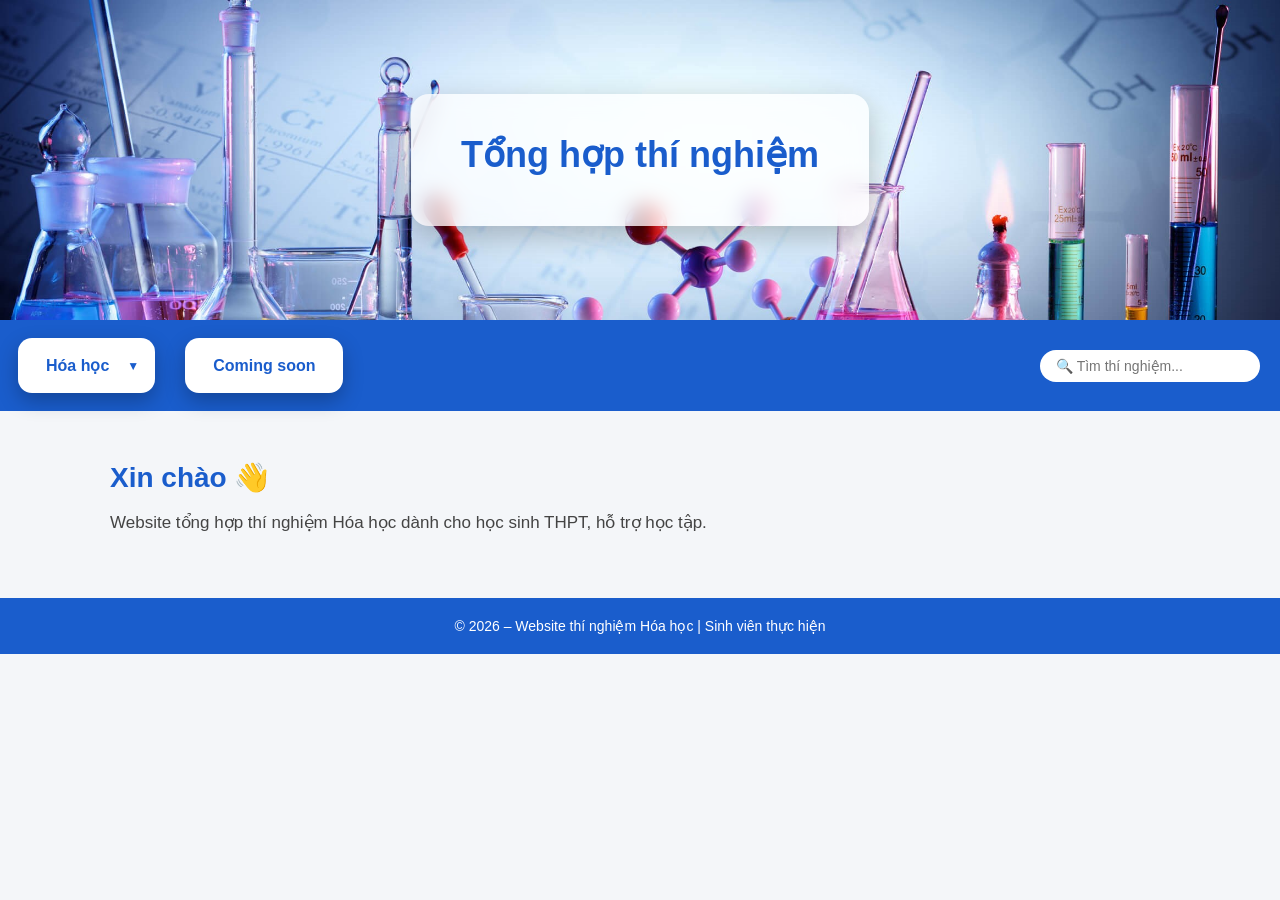
<file: trangchu.html>
<!DOCTYPE html>
<html lang="vi">
<head>
    <meta charset="UTF-8">
    <meta name="viewport" content="width=device-width, initial-scale=1.0">
    <title>Tổng hợp thí nghiệm</title>

    <style>
        * {
            margin: 0;
            padding: 0;
            box-sizing: border-box;
            font-family: "Segoe UI", Arial, sans-serif;
        }

        body {
            background: #f4f6f9;
            color: #333;
        }

        /* ===== HEADER ===== */
        header {
            background: url("hoahoc2.jpg") center/cover no-repeat;
            height: 320px;
            position: relative;
            display: flex;
            align-items: center;
            justify-content: center;
        }

        .header-overlay {
            background: rgba(255,255,255,0.75);
            backdrop-filter: blur(10px);
            padding: 40px 50px;
            border-radius: 18px;
            text-align: center;
            box-shadow: 0 10px 30px rgba(0,0,0,0.25);
        }

        header h1 {
            color: #1a5dcc;
            font-size: 36px;
            margin-bottom: 10px;
        }

        header p {
            font-size: 18px;
            color: #555;
        }

        /* ===== NAVIGATION ===== */
        nav {
            background: #1a5dcc;
            padding: 14px 0;
            display: flex;
            justify-content: center;
            gap: 30px;
            position: sticky;
            top: 0;
            z-index: 100;
        }

        .nav-item {
            position: relative;
        }

        .nav-main {
            color: white;
            text-decoration: none;
            font-weight: 600;
            font-size: 16px;
            padding: 10px 18px;
            border-radius: 8px;
            transition: background 0.3s;
        }

        .nav-main:hover {
            background: rgba(255,255,255,0.2);
        }

        .nav-arrow {
            color: white;
            margin-left: 5px;
            cursor: pointer;
        }

        .nav-dropdown {
            display: none;
            position: absolute;
            top: 45px;
            left: 0;
            background: white;
            min-width: 200px;
            border-radius: 10px;
            overflow: hidden;
            box-shadow: 0 10px 25px rgba(0,0,0,0.25);
        }

        .nav-dropdown a {
            display: block;
            padding: 12px 15px;
            color: #1a5dcc;
            text-decoration: none;
            font-weight: 500;
            transition: background 0.3s;
        }

        .nav-dropdown a:hover {
            background: #f0f4ff;
        }

        /* ===== MAIN ===== */
        main {
            max-width: 1100px;
            margin: 50px auto;
            padding: 0 20px;
        }

        main h2 {
            font-size: 28px;
            color: #1a5dcc;
            margin-bottom: 15px;
        }

        main p {
            font-size: 17px;
            line-height: 1.7;
            color: #444;
        }

        /* ===== CARDS ===== */
        .card-container {
            display: grid;
            grid-template-columns: repeat(auto-fit, minmax(280px, 1fr));
            gap: 25px;
            margin-top: 40px;
        }

        .card {
            background: white;
            border-radius: 16px;
            padding: 25px;
            text-align: center;
            box-shadow: 0 8px 20px rgba(0,0,0,0.18);
            transition: transform 0.3s, box-shadow 0.3s;
            text-decoration: none;
            color: inherit;
        }

        .card:hover {
            transform: translateY(-8px);
            box-shadow: 0 14px 30px rgba(0,0,0,0.3);
        }

        .card h3 {
            color: #1a5dcc;
            margin-bottom: 10px;
        }

        /* ===== FOOTER ===== */
        footer {
            background: #1a5dcc;
            color: white;
            text-align: center;
            padding: 20px;
            margin-top: 60px;
            font-size: 14px;
        }
		/* ===== NAV WRAPPER (NỀN NGOÀI) ===== */
.nav-wrapper {
    background: #1a5dcc;
    padding: 18px 0;
    position: sticky;
    top: 0;
    z-index: 100;
}

/* ===== NAV KHUNG TRẮNG ===== */
.nav-container {
    max-width: 1100px;
    margin: auto;
    background: white;
    padding: 12px 25px;
    border-radius: 18px;
    display: flex;
    justify-content: center;
    gap: 35px;
    box-shadow: 0 10px 30px rgba(0,0,0,0.25);
}

/* ===== ITEM ===== */
.nav-item {
    position: relative;
    display: flex;
    align-items: center;
}

/* ===== LINK ===== */
.nav-main {
    color: #1a5dcc;
    text-decoration: none;
    font-weight: 600;
    font-size: 16px;
    padding: 8px 12px;
    border-radius: 8px;
    transition: background 0.3s;
}

.nav-main:hover {
    background: #f0f4ff;
}

/* ===== MŨI TÊN ===== */
.nav-arrow {
    margin-left: 6px;
    cursor: pointer;
    font-size: 12px;
    color: #1a5dcc;
}

/* ===== DROPDOWN ===== */
.nav-dropdown {
    display: none;
    position: absolute;
    top: 45px;
    left: 0;
    background: white;
    min-width: 220px;
    border-radius: 12px;
    overflow: hidden;
    box-shadow: 0 10px 25px rgba(0,0,0,0.3);
    z-index: 10;
}

.nav-dropdown a {
    display: block;
    padding: 12px 15px;
    color: #1a5dcc;
    text-decoration: none;
    font-weight: 500;
}

.nav-dropdown a:hover {
    background: #f0f4ff;
}
/* ===== NAV NỀN ===== */
.nav-wrapper {
    background: #1a5dcc;
    padding: 18px;
    display: flex;
    justify-content: center;
    gap: 30px;
    position: sticky;
    top: 0;
    z-index: 100;
}

/* ===== KHUNG RIÊNG TỪNG ITEM ===== */
.nav-item {
    position: relative;
    background: white;
    padding: 10px 16px;
    border-radius: 14px;
    display: flex;
    align-items: center;
    box-shadow: 0 8px 20px rgba(0,0,0,0.25);
    transition: transform 0.25s, box-shadow 0.25s;
}

.nav-item:hover {
    transform: translateY(-3px);
    box-shadow: 0 12px 28px rgba(0,0,0,0.35);
}

/* ===== LINK ===== */
.nav-main {
    color: #1a5dcc;
    font-weight: 600;
    font-size: 16px;
    text-decoration: none;
}

/* ===== MŨI TÊN ===== */
.nav-arrow {
    margin-left: 6px;
    font-size: 12px;
    cursor: pointer;
    color: #1a5dcc;
}

/* ===== DROPDOWN ===== */
.nav-dropdown {
    display: none;
    position: absolute;
    top: 55px;
    left: 0;
    background: white;
    min-width: 220px;
    border-radius: 14px;
    overflow: hidden;
    box-shadow: 0 10px 25px rgba(0,0,0,0.3);
    z-index: 10;
}

.nav-dropdown a {
    display: block;
    padding: 12px 15px;
    color: #1a5dcc;
    text-decoration: none;
    font-weight: 500;
}

.nav-dropdown a:hover {
    background: #f0f4ff;
}
/* căn nav trái – phải */
.nav-bar {
    background: #1a5dcc;
    padding: 18px;
    display: flex;
    justify-content: space-between;
    align-items: center;
}

/* nhóm menu bên trái */
.nav-left {
    display: flex;
    gap: 30px;
}

/* search góc phải */
.nav-search input {
    padding: 8px 16px;
    border-radius: 20px;
    border: none;
    outline: none;
    font-size: 14px;
    width: 220px;
    transition: box-shadow 0.3s;
}

.nav-search input:focus {
    box-shadow: 0 0 10px rgba(255,255,255,0.7);
}
.nav-bar {
    background: #1a5dcc;
    padding: 18px;
    position: sticky;
    top: 0;
    z-index: 100;
}

/* menu ở giữa */
.nav-center {
    display: flex;
    justify-content: center;
    gap: 30px;
}

/* search tách riêng góc phải */
.nav-search {
    position: absolute;
    right: 20px;
    top: 50%;
    transform: translateY(-50%);
}

.nav-search input {
    padding: 8px 16px;
    border-radius: 20px;
    border: none;
    outline: none;
    font-size: 14px;
    width: 220px;
}

.nav-search input:focus {
    box-shadow: 0 0 10px rgba(255,255,255,0.7);
}

    </style>

    <script>
function toggleMenu() {
    const menu = document.getElementById("experimentMenu");
    menu.style.display = (menu.style.display === "block") ? "none" : "block";
}


function searchExperiment() {
    const input = removeVietnameseTones(
        document.getElementById("searchInput").value.trim()
    );

    const container = document.querySelector(".card-container");
    container.innerHTML = "";

    if (!input) return;

    SEARCH_DATA.forEach(item => {
        const text = removeVietnameseTones(
            item.title + " " + item.keywords
        );

        if (text.includes(input)) {
            container.innerHTML += `
                <a href="${item.link}" class="card experiment">
                    <h3>${item.title}</h3>
                    <p>Nhấn để xem nội dung chi tiết</p>
                </a>
            `;
        }
    });
}


document.addEventListener("click", function (e) {
    const menu = document.getElementById("experimentMenu");
    if (!e.target.classList.contains("nav-arrow")) {
        menu.style.display = "none";
    }
});
const SEARCH_DATA = [
    {
        title: "Hóa học lớp 10",
        keywords: "hoa 10 lop 10 cau tao chat phan ung",
        link: "lop10.html"
    },
    {
        title: "Hóa học lớp 11",
        keywords: "hoa 11 lop 11 huu co vo co nito photpho",
        link: "lop11.html"
    },
    {
        title: "Hóa học lớp 12",
        keywords: "hoa 12 lop 12 dien hoa on thi",
        link: "lop12.html"
    }
];

/* ===== BỎ DẤU TIẾNG VIỆT ===== */
function removeVietnameseTones(str) {
    return str
        .normalize("NFD")
        .replace(/[\u0300-\u036f]/g, "")
        .replace(/đ/g, "d")
        .replace(/Đ/g, "D")
        .toLowerCase();
}
</script>

</head>

<body>

<header>
    <div class="header-overlay">
        <h1>Tổng hợp thí nghiệm</h1>
    </div>
</header>

<nav class="nav-bar">

    <!-- MENU Ở GIỮA -->
    <div class="nav-center">
        <div class="nav-item">
            <a href="thinghiem.html" class="nav-main">Hóa học</a>
            <span class="nav-arrow" onclick="toggleMenu()">▼</span>

            <div class="nav-dropdown" id="experimentMenu">
                <a href="lop10.html">Lớp 10</a>
                <a href="lop11.html">Lớp 11</a>
                <a href="lop12.html">Lớp 12</a>
            </div>
        </div>

        <div class="nav-item">
            <a href="#" class="nav-main">Coming soon</a>
        </div>
    </div>

    <!-- SEARCH GÓC PHẢI -->
    <div class="nav-search">
        <input
            type="text"
            id="searchInput"
            placeholder="🔍 Tìm thí nghiệm..."
            onkeyup="searchExperiment()"
        >
    </div>

</nav>
<main>
    <h2>Xin chào 👋</h2>
    <p>
        Website tổng hợp thí nghiệm Hóa học dành cho học sinh THPT, hỗ trợ học tập.
    </p>
</main>

<footer>
    © 2026 – Website thí nghiệm Hóa học | Sinh viên thực hiện
</footer>

</body>
</html>
</file>
<file: ui-system.css>
:root {
  --ui-bg: #f5f8f8;
  --ui-surface: #ffffff;
  --ui-surface-soft: #eef4f3;
  --ui-primary: #176a63;
  --ui-primary-strong: #10544f;
  --ui-focus-ring: #0b6e66;
  --ui-secondary: #d79a55;
  --ui-text: #173136;
  --ui-muted: #526a6e;
  --ui-border: #dbe6e5;
  --ui-shadow-sm: 0 6px 18px rgba(20, 54, 56, 0.08);
  --ui-shadow-md: 0 14px 34px rgba(23, 106, 99, 0.14);
  --ui-shadow-lg: 0 18px 44px rgba(20, 54, 56, 0.16);
  --ui-radius-sm: 10px;
  --ui-radius-md: 14px;
  --ui-radius-lg: 18px;
  --ui-space-2: .5rem;
  --ui-space-3: .75rem;
  --ui-space-4: 1rem;
  --ui-space-5: 1.25rem;
  --ui-space-6: 1.5rem;
  --ui-space-8: 2rem;
  --ui-speed: .26s;
}

body {
  font-family: "Inter", "Segoe UI", Arial, sans-serif;
  color: var(--ui-text);
  background: radial-gradient(circle at top right, #dcebe9 0%, var(--ui-bg) 45%), var(--ui-bg);
}

body.dark,
body[data-theme="dark"] {
  --ui-focus-ring: #74d9cd;
}

:where(a, button, input, select, textarea, summary, [tabindex]):focus-visible {
  outline: 3px solid var(--ui-focus-ring, #0b6e66);
  outline-offset: 3px;
}

.visually-hidden {
  position: absolute !important;
  width: 1px !important;
  height: 1px !important;
  padding: 0 !important;
  margin: -1px !important;
  overflow: hidden !important;
  clip: rect(0, 0, 0, 0) !important;
  white-space: nowrap !important;
  border: 0 !important;
}

h1, h2, h3 { letter-spacing: .2px; line-height: 1.25; }
p { color: var(--ui-muted); }

.skip-link {
  position: fixed;
  top: .75rem;
  left: .75rem;
  z-index: 1000;
  padding: .65rem .9rem;
  border-radius: var(--ui-radius-sm);
  background: var(--ui-surface);
  color: var(--ui-text);
  box-shadow: var(--ui-shadow-md);
  transform: translateY(-160%);
}
.skip-link:focus { transform: translateY(0); }
.skip-link:focus-visible { outline: 3px solid var(--ui-focus-ring); outline-offset: 3px; }
#main-content { scroll-margin-top: 5rem; }

.nav-wrap, .top {
  background: color-mix(in srgb, white 88%, #dcebe9 12%) !important;
  backdrop-filter: blur(16px);
  border-bottom: 1px solid var(--ui-border) !important;
}

/* Keep the dropdown navigation used by legacy pages outside Phase 6C intact. */
.navbar .nav-main, .navbar .back-btn {
  transition: transform var(--ui-speed) ease, box-shadow var(--ui-speed) ease, background var(--ui-speed) ease, color var(--ui-speed) ease;
}
.navbar .nav-main:hover, .navbar .nav-main:focus-visible {
  background: rgba(26, 93, 204, .12) !important;
  color: #1a5dcc !important;
  box-shadow: inset 0 0 0 1px rgba(26, 93, 204, .22);
}
.navbar .nav-main.active-page {
  color: white !important;
  background: linear-gradient(135deg, #1a5dcc, #7c3aed);
  box-shadow: var(--ui-shadow-sm);
}
.navbar .nav-arrow {
  width: 28px;
  height: 28px;
  border-radius: 999px;
}
.navbar .nav-arrow:hover { background: rgba(26, 93, 204, .1); }
.navbar .nav-dropdown {
  display: block !important;
  opacity: 0;
  visibility: hidden;
  pointer-events: none;
  transform: translateY(8px) scale(.98);
  transition: opacity var(--ui-speed), transform var(--ui-speed), visibility var(--ui-speed);
}
.navbar .nav-dropdown.open {
  opacity: 1;
  visibility: visible;
  pointer-events: auto;
  transform: translateY(0) scale(1);
}

.ui-site-header {
  position: sticky;
  top: 0;
  z-index: 50;
  background: color-mix(in srgb, var(--ui-surface) 94%, transparent);
  border-bottom: 1px solid var(--ui-border);
  backdrop-filter: blur(14px);
}

.ui-navbar {
  width: min(1200px, 94vw);
  min-height: 72px;
  margin-inline: auto;
  display: flex;
  align-items: center;
  gap: 1rem;
}

.ui-navbar .brand {
  display: inline-flex;
  align-items: center;
  gap: .65rem;
  flex: 0 0 auto;
  color: var(--ui-text);
  font-weight: 750;
  text-decoration: none;
}

.ui-navbar-links {
  display: flex;
  flex-wrap: wrap;
  align-items: center;
  gap: .25rem;
  margin-left: auto;
}

.ui-navbar .nav-main, .back-btn {
  transition: transform var(--ui-speed) ease, box-shadow var(--ui-speed) ease, background var(--ui-speed) ease, color var(--ui-speed) ease;
}

.ui-navbar .nav-main {
  display: inline-flex;
  align-items: center;
  min-height: 42px;
  padding: .5rem .7rem;
  box-sizing: border-box;
  border-radius: 999px;
  color: var(--ui-muted);
  font-size: .9rem;
  font-weight: 650;
  text-decoration: none;
}

.ui-navbar .nav-main:hover,
.ui-navbar .nav-main:focus-visible,
.ui-navbar .nav-main.active-page {
  background: rgba(23, 106, 99, .1) !important;
  color: var(--ui-primary) !important;
  box-shadow: inset 0 0 0 1px rgba(23, 106, 99, .18);
}

.ui-navbar a[aria-current="page"] {
  font-weight: 760;
}

.back-btn {
  background: var(--ui-primary) !important;
  color: #fff !important;
  text-decoration: none;
}
.back-btn:hover,
.back-btn:focus-visible {
  background: var(--ui-primary-strong) !important;
  color: #fff !important;
}
.back-btn:focus-visible {
  outline: 3px solid var(--ui-primary-strong);
  outline-offset: 3px;
}

.page-result-count {
  margin: .2rem 0 0;
  color: var(--ui-muted);
  font-size: .9rem;
}

.site-menu-toggle {
  display: none;
  width: 44px;
  height: 44px;
  margin-left: auto;
  border: 1px solid var(--ui-border);
  border-radius: 12px;
  background: var(--ui-surface);
  color: var(--ui-text);
  cursor: pointer;
}

.ui-navbar a:focus-visible,
.ui-navbar button:focus-visible {
  outline: 3px solid var(--ui-primary-strong);
  outline-offset: 3px;
}

.nav-search input,
.search-box input {
  border-radius: 999px !important;
  border: 1px solid rgba(100, 116, 139, 0.35) !important;
  padding: .72rem 1rem .72rem 2.35rem !important;
  transition: box-shadow var(--ui-speed), border-color var(--ui-speed), transform var(--ui-speed);
  background: var(--ui-surface) !important;
}

.nav-search input:focus,
.search-box input:focus {
  border-color: var(--ui-primary) !important;
  box-shadow: 0 0 0 4px rgba(23, 106, 99, 0.15) !important;
}

.ui-search-wrap { position: relative; display: inline-block; width: min(460px, 100%); }
.ui-search-wrap input { width: 100% !important; max-width: none !important; }
.ui-search-icon {
  position: absolute;
  left: .9rem;
  top: 50%;
  transform: translateY(-50%);
  color: var(--ui-muted);
  font-size: .9rem;
  pointer-events: none;
}

.card {
  border-radius: var(--ui-radius-lg) !important;
  border: 1px solid rgba(15, 23, 42, 0.06) !important;
  box-shadow: var(--ui-shadow-sm) !important;
  transition: transform var(--ui-speed), box-shadow var(--ui-speed), border-color var(--ui-speed), filter var(--ui-speed) !important;
}

.card:hover,
.card:focus-within,
.card:focus-visible {
  transform: translateY(-8px) scale(1.01) !important;
  box-shadow: var(--ui-shadow-lg) !important;
  border-color: rgba(23, 106, 99, 0.24) !important;
}

.card:focus-visible {
  outline: 3px solid var(--ui-focus-ring, #0b6e66);
  outline-offset: 3px;
}

.navbar .nav-arrow:focus-visible {
  outline: 3px solid var(--ui-focus-ring, #0b6e66);
  outline-offset: 2px;
}

.card .card-content { padding: var(--ui-space-5) !important; }
.channel { color: var(--ui-muted) !important; }

/* Phase 6D cards are scoped to the four experiment discovery pages. */
.phase6d-card-grid { align-items: stretch; }
.phase6d-card-grid > .ui-experiment-card {
  display: flex;
  min-width: 0;
  flex-direction: column;
  overflow: hidden;
  margin: 0;
  border: 1px solid var(--ui-border);
  border-radius: var(--ui-radius-lg);
  background: var(--ui-surface);
  color: var(--ui-text);
  box-shadow: var(--ui-shadow-sm);
  transition: transform var(--ui-speed), box-shadow var(--ui-speed), border-color var(--ui-speed);
}
.phase6d-card-grid > .ui-experiment-card[hidden] { display: none !important; }
.phase6d-card-grid > .ui-experiment-card:hover,
.phase6d-card-grid > .ui-experiment-card:focus-within {
  transform: translateY(-3px);
  border-color: rgba(23, 106, 99, .34);
  box-shadow: var(--ui-shadow-md);
}
.phase6d-card-grid .ui-experiment-card-media {
  position: relative;
  display: grid;
  width: 100%;
  aspect-ratio: 16 / 9;
  place-items: center;
  overflow: hidden;
  background: var(--ui-surface-soft);
  color: var(--ui-muted);
  text-decoration: none;
}
.phase6d-card-grid .ui-experiment-card-media img {
  display: block;
  width: 100%;
  height: 100%;
  object-fit: cover;
}
.phase6d-card-grid .ui-experiment-card-image-fallback {
  padding: 1rem;
  color: var(--ui-muted);
  font-size: .9rem;
  text-align: center;
}
.phase6d-card-grid .ui-experiment-card-content {
  display: flex;
  min-width: 0;
  flex: 1;
  flex-direction: column;
  align-items: flex-start;
  padding: 1rem 1.05rem 1.05rem;
}
.phase6d-card-grid .ui-experiment-card-badge {
  display: inline-flex;
  min-height: 28px;
  align-items: center;
  padding: .2rem .65rem;
  border: 1px solid transparent;
  border-radius: 999px;
  font-size: .78rem;
  font-weight: 700;
}
.phase6d-card-grid .ui-experiment-card-badge[data-grade="10"] {
  border-color: #b5d7d3;
  background: #e6f3f1;
  color: #10544f;
}
.phase6d-card-grid .ui-experiment-card-badge[data-grade="11"] {
  border-color: #c8d7ef;
  background: #edf2fb;
  color: #234e8a;
}
.phase6d-card-grid .ui-experiment-card-badge[data-grade="12"] {
  border-color: #ead4b6;
  background: #f8f0e6;
  color: #704617;
}
.phase6d-card-grid .ui-experiment-card-title {
  margin: .7rem 0 .45rem;
  color: var(--ui-text);
  font-size: 1rem;
  line-height: 1.45;
  overflow-wrap: anywhere;
}
.phase6d-card-grid .ui-experiment-card-channel {
  margin: 0 0 1rem;
  color: var(--ui-muted);
  font-size: .88rem;
  line-height: 1.45;
  overflow-wrap: anywhere;
}
.phase6d-card-grid .ui-experiment-card-action {
  display: inline-flex;
  min-height: 44px;
  align-items: center;
  justify-content: center;
  margin-top: auto;
  padding: .55rem 1rem;
  border-radius: 999px;
  background: var(--ui-primary);
  color: #fff;
  font-size: .92rem;
  font-weight: 700;
  line-height: 1.2;
  text-decoration: none;
}
.phase6d-card-grid .ui-experiment-card-action:hover {
  background: var(--ui-primary-strong);
  color: #fff;
}
.phase6d-card-grid .ui-experiment-card-media:focus-visible,
.phase6d-card-grid .ui-experiment-card-action:focus-visible {
  outline: 3px solid var(--ui-primary-strong);
  outline-offset: 3px;
}
.phase6d-card-grid > .ui-state {
  grid-column: 1 / -1;
  width: 100%;
  box-sizing: border-box;
  border-color: var(--ui-border);
  border-radius: var(--ui-radius-md);
  background: var(--ui-surface);
  color: var(--ui-muted);
}
.phase6d-card-grid > .ui-state-error { color: #8a2020; }

.play-btn {
  transition: transform var(--ui-speed), background var(--ui-speed), box-shadow var(--ui-speed);
}
.play-btn:hover { transform: translate(-50%, -50%) scale(1.08); background: rgba(23, 106, 99, .86) !important; }

button, .clear-search, .back-btn {
  transition: transform .16s ease, filter var(--ui-speed) ease;
}
button:active, .clear-search:active, .back-btn:active { transform: scale(.97); }

.card, .top, .hero-content { animation: uiFade .45s ease both; }
@keyframes uiFade { from {opacity:0; transform: translateY(8px);} to {opacity:1; transform:translateY(0);} }

@media (max-width: 720px) {
  .top { padding: 1rem !important; }
  .container { padding: 1rem !important; }
  .grid { gap: 1rem !important; grid-template-columns: 1fr !important; }
  .top-bar h1 { font-size: 1.5rem !important; }
}

@media (max-width: 1100px) {
  .ui-navbar { min-height: 68px; flex-wrap: wrap; padding-block: .6rem; }
  .site-menu-toggle { display: grid; place-items: center; }
  .ui-navbar-links {
    display: none;
    width: 100%;
    margin: 0;
    align-items: stretch;
    flex-direction: column;
    gap: .2rem;
    padding: .4rem 0 .2rem;
  }
  .ui-navbar[data-mobile-open="true"] .ui-navbar-links { display: flex; }
  .ui-navbar-links > .nav-main { width: 100%; justify-content: flex-start; }
}

body.dark,
body[data-theme="dark"] {
  --ui-bg: #0b1220;
  --ui-surface: #142033;
  --ui-text: #e2e8f0;
  --ui-muted: #94a3b8;
}

body.dark .card,
body[data-theme="dark"] .card,
body.dark .top,
body[data-theme="dark"] .top {
  background: #142033 !important;
  color: #e2e8f0 !important;
}

@media (prefers-reduced-motion: reduce) {
  *, *::before, *::after {
    animation: none !important;
    transition-duration: 0.01ms !important;
    transition-delay: 0ms !important;
    scroll-behavior: auto !important;
  }

  .card:hover,
  .card:focus-within,
  .card:focus-visible,
  .play-btn:hover,
  button:active,
  .clear-search:active,
  .back-btn:active {
    transform: none !important;
  }

  .phase6d-card-grid > .ui-experiment-card:hover,
  .phase6d-card-grid > .ui-experiment-card:focus-within {
    transform: none;
  }
}
</file>
<file: search-filter.css>
.search-controls {
    display: flex;
    flex-wrap: wrap;
    align-items: end;
    gap: 12px;
}

.search-control-field {
    display: flex;
    flex: 1 1 260px;
    flex-direction: column;
    gap: 6px;
    min-width: 0;
}

.search-control-field label {
    color: var(--ui-text, #173136);
    font-size: .9rem;
    font-weight: 650;
    line-height: 1.3;
}

.search-controls input,
.search-controls select,
.search-controls button {
    box-sizing: border-box;
    min-height: 44px;
    border: 1px solid var(--ui-border, #dbe6e5);
    border-radius: 10px;
    padding: 10px 14px;
    background: var(--ui-surface, #fff);
    color: var(--ui-text, #173136);
    font: inherit;
}

.search-controls input {
    width: 100%;
}

.search-controls input::placeholder {
    color: var(--ui-muted, #526a6e);
    opacity: 1;
}

.search-controls button {
    flex: 0 0 auto;
    color: var(--ui-primary-strong, #10544f);
    font-weight: 650;
    cursor: pointer;
}

.search-controls button:hover {
    border-color: var(--ui-primary, #176a63);
    background: var(--ui-surface-soft, #eef4f3);
}

.search-controls input:focus,
.search-controls select:focus {
    border-color: var(--ui-primary, #176a63);
}

.search-controls input:focus-visible,
.search-controls select:focus-visible,
.search-controls button:focus-visible {
    outline: 3px solid var(--ui-primary-strong, #10544f);
    outline-offset: 2px;
}

.visually-hidden {
    position: absolute;
    width: 1px;
    height: 1px;
    padding: 0;
    margin: -1px;
    overflow: hidden;
    clip: rect(0, 0, 0, 0);
    white-space: nowrap;
    border: 0;
}

.search-no-results {
    width: 100%;
    padding: 12px 0;
    color: var(--ui-muted, #526a6e);
    text-align: center;
}

@media (max-width: 480px) {
    .search-controls {
        align-items: stretch;
    }

    .search-control-field,
    .search-controls > button {
        flex: 1 1 100%;
        width: 100%;
    }
}
</file>
